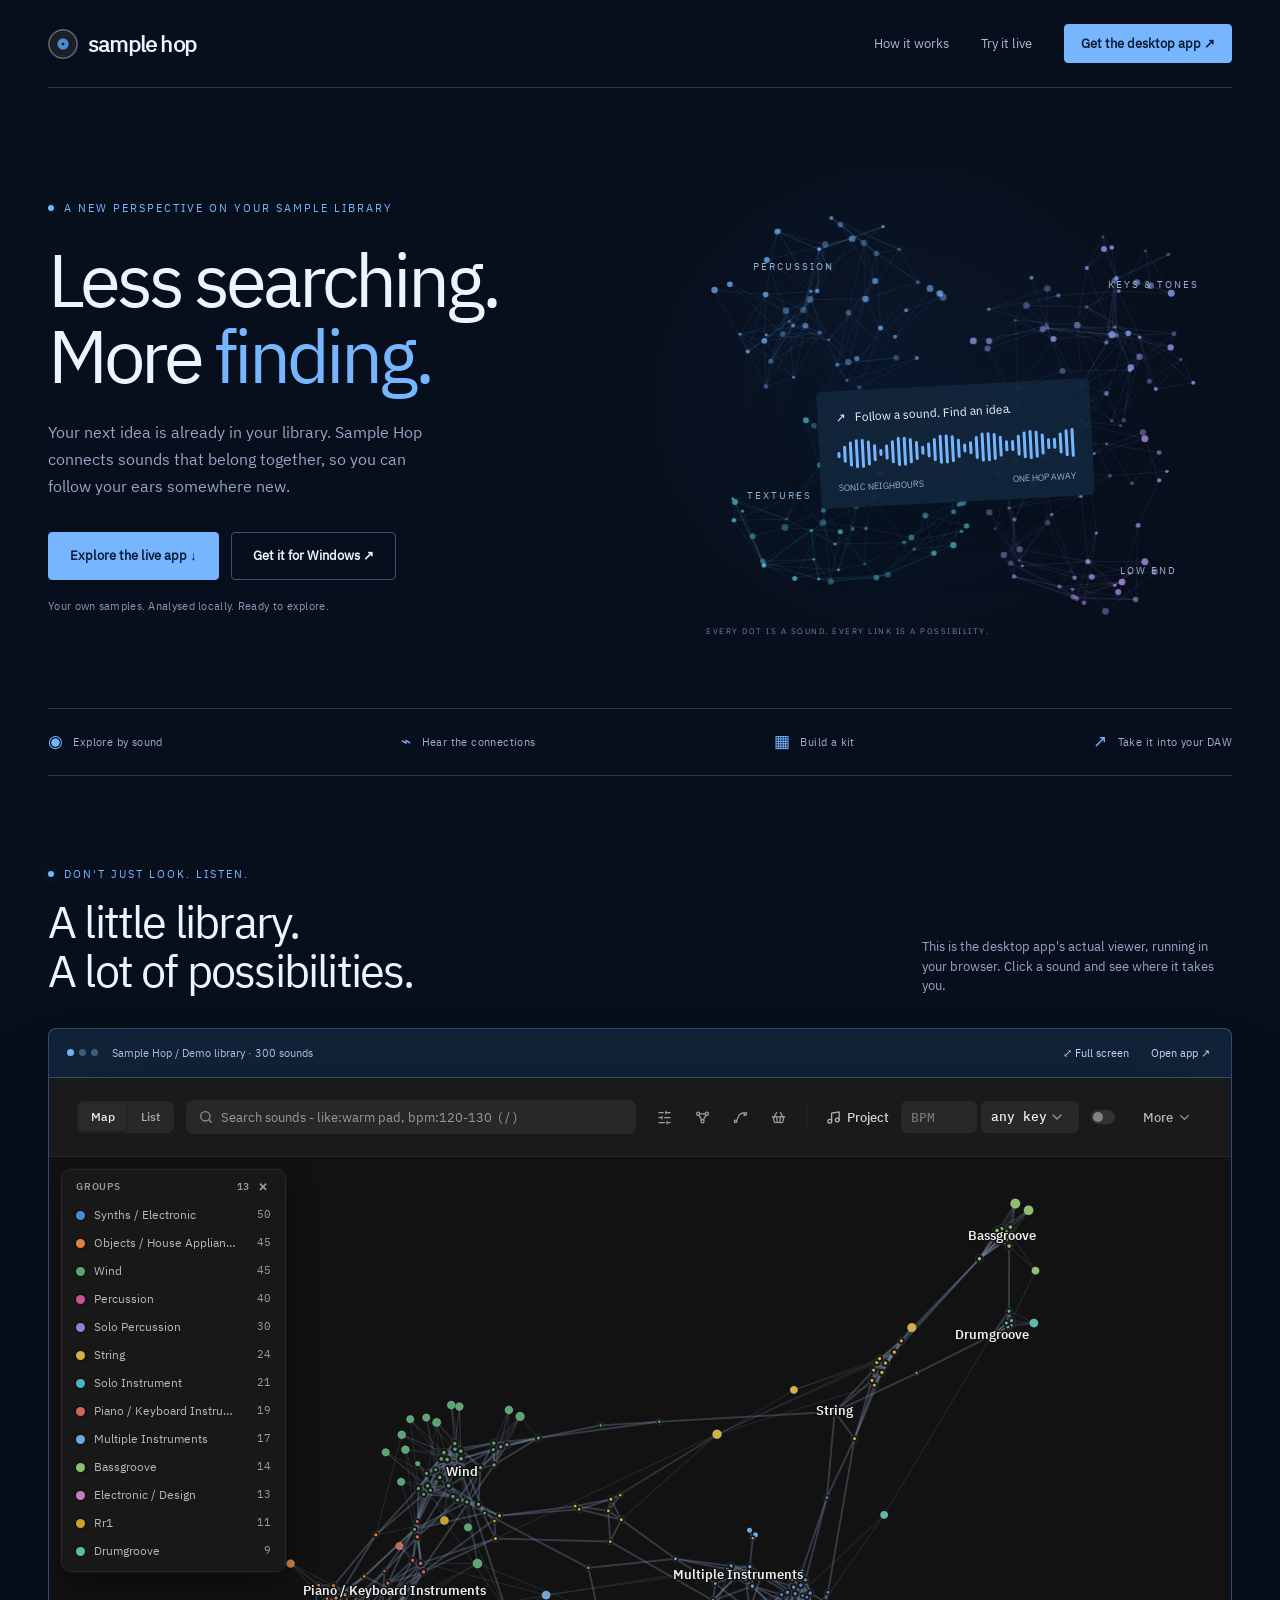
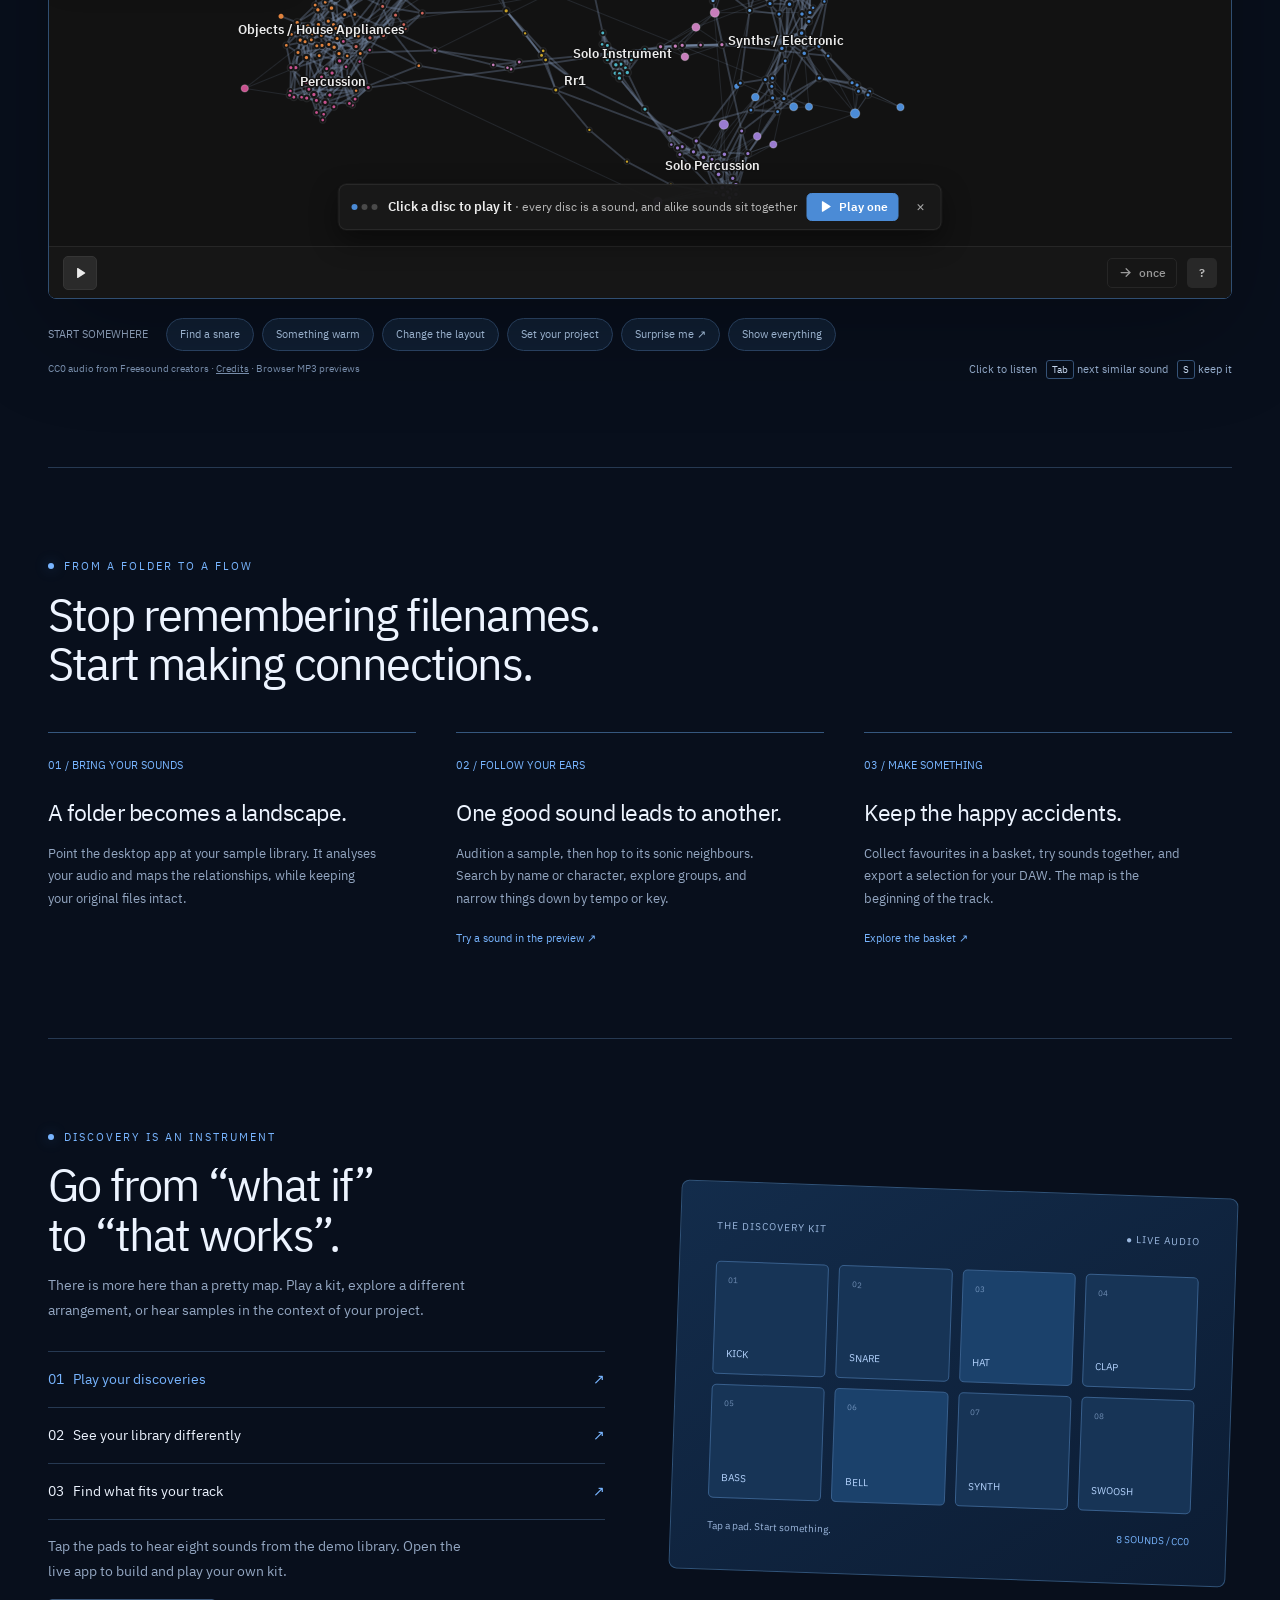
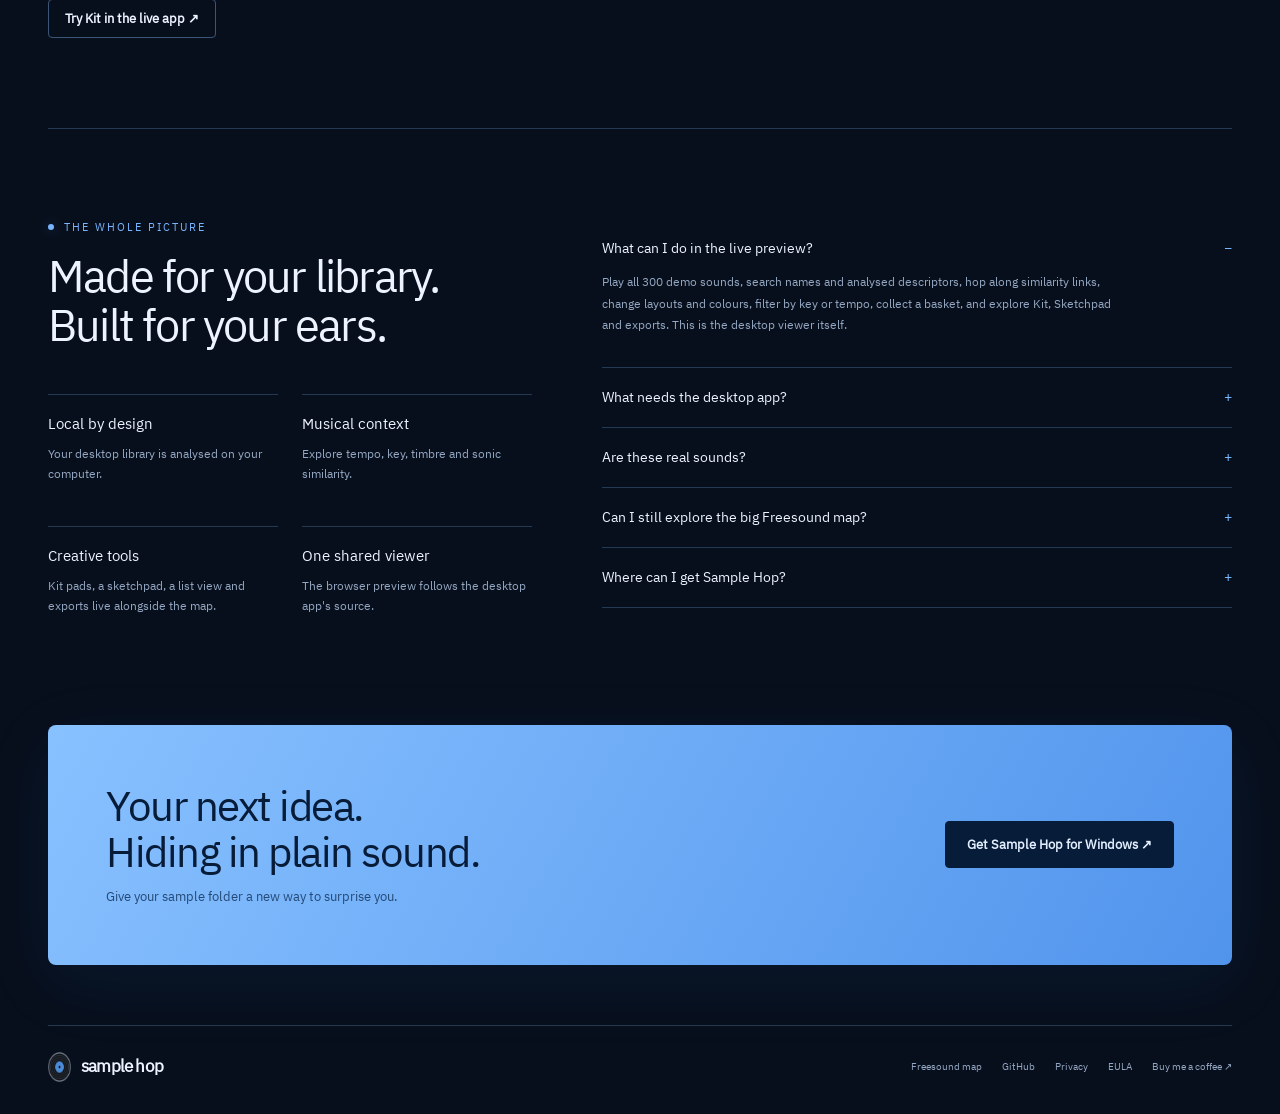
<file: index.html>
<!doctype html>
<html lang="en"><head><meta charset="utf-8"><meta name="viewport" content="width=device-width,initial-scale=1"><meta name="description" content="Sample Hop turns your sample library into a map of sonic possibilities. Explore the real desktop viewer live in your browser."><meta name="theme-color" content="#080f1c"><title>Sample Hop — Follow your ears.</title><link rel="icon" href="favicon.ico"><link rel="stylesheet" href="assets/showcase.css?v=20261012-preview-scroll"><script defer src="assets/showcase.js"></script></head><body>
<a class="skip" href="#live-app">Skip to live app preview</a><div class="container">
<nav aria-label="Main navigation"><a class="brand" href="#" aria-label="Sample Hop home"><img src="assets/app-logo.png" width="32" height="32" alt="">sample hop</a><div class="navlinks"><a href="#how-it-works">How it works</a><a href="#live-app">Try it live</a><a class="button small" href="https://apps.microsoft.com/detail/9PP9XN0CCNBQ" target="_blank" rel="noopener noreferrer">Get the desktop app ↗</a></div></nav>
<main><section class="hero" aria-labelledby="hero-title"><div class="hero-grid"><div><div class="eyebrow">A new perspective on your sample library</div><h1 id="hero-title">Less searching.<br>More <em>finding.</em></h1><p>Your next idea is already in your library. Sample Hop connects sounds that belong together, so you can follow your ears somewhere new.</p><div class="hero-actions"><a class="button" href="#live-app">Explore the live app ↓</a><a class="button secondary" href="https://apps.microsoft.com/detail/9PP9XN0CCNBQ" target="_blank" rel="noopener noreferrer">Get it for Windows ↗</a></div><div class="micro">Your own samples. Analysed locally. Ready to explore.</div></div><a class="hero-art" href="#live-app" aria-label="Explore the live app"><canvas id="constellation"></canvas><span class="maplabel one">Percussion</span><span class="maplabel two">Textures</span><span class="maplabel three">Keys & tones</span><span class="maplabel four">Low end</span><div class="sound-card"><strong>↗ &nbsp; Follow a sound. Find an idea.</strong><div class="wave" id="hero-wave"></div><small><span>SONIC NEIGHBOURS</span><span>ONE HOP AWAY</span></small></div></a></div></section>
<div class="ticker" aria-label="App highlights"><span><b>◉</b> Explore by sound</span><span><b>⌁</b> Hear the connections</span><span><b>▦</b> Build a kit</span><span><b>↗</b> Take it into your DAW</span></div>
<section class="section" id="preview" aria-labelledby="preview-title"><div class="section-head"><div><div class="eyebrow">Don't just look. Listen.</div><h2 id="preview-title">A little library.<br>A lot of possibilities.</h2></div><p>This is the desktop app's actual viewer, running in your browser. Click a sound and see where it takes you.</p></div><div class="preview-toolbar" id="live-app"><div class="window-title"><span class="window-dots" aria-hidden="true"><i></i><i></i><i></i></span>Sample Hop / Demo library · 300 sounds</div><div class="window-actions"><button id="fullscreen" type="button">⤢ Full screen</button><a href="demo/index.html" target="_blank" rel="noopener">Open app ↗</a></div></div><div class="preview-shell" id="preview-shell"><div class="preview-loading" id="preview-loading" role="status">Assembling your sound map…<span>300 real sounds. The real desktop interface.</span></div><iframe id="app-preview" src="demo/index.html" title="Interactive Sample Hop desktop app preview" allow="autoplay; fullscreen; midi" allowfullscreen></iframe></div><div class="demo-guides" aria-label="Try a feature"><span>START SOMEWHERE</span><button data-demo="search" data-value="snare" aria-pressed="false" disabled>Find a snare</button><button data-demo="search" data-value="like:warm" aria-pressed="false" disabled>Something warm</button><button data-demo="layout" aria-pressed="false" disabled>Change the layout</button><button data-demo="project" aria-pressed="false" disabled>Set your project</button><button data-demo="random" aria-pressed="false" disabled>Surprise me ↗</button><button data-demo="search" data-value="" aria-pressed="false" disabled>Show everything</button></div><div class="demo-note"><span>CC0 audio from Freesound creators · <a href="demo/CREDITS.md" target="_blank" rel="noopener">Credits</a> · Browser MP3 previews</span><span class="shortcut-tip">Click to listen &nbsp; <kbd>Tab</kbd> next similar sound &nbsp; <kbd>S</kbd> keep it</span></div></section>
<section class="section workflow reveal" id="how-it-works" aria-labelledby="workflow-title"><div class="eyebrow">From a folder to a flow</div><h2 id="workflow-title">Stop remembering filenames.<br>Start making connections.</h2><div class="steps"><article class="step"><span class="number">01 / BRING YOUR SOUNDS</span><h3>A folder becomes a landscape.</h3><p>Point the desktop app at your sample library. It analyses your audio and maps the relationships, while keeping your original files intact.</p></article><article class="step"><span class="number">02 / FOLLOW YOUR EARS</span><h3>One good sound leads to another.</h3><p>Audition a sample, then hop to its sonic neighbours. Search by name or character, explore groups, and narrow things down by tempo or key.</p><a href="#live-app" data-demo="random">Try a sound in the preview ↗</a></article><article class="step"><span class="number">03 / MAKE SOMETHING</span><h3>Keep the happy accidents.</h3><p>Collect favourites in a basket, try sounds together, and export a selection for your DAW. The map is the beginning of the track.</p><a href="#live-app" data-demo="basket">Explore the basket ↗</a></article></div></section>
<section class="section possibilities reveal" aria-labelledby="play-title"><div><div class="eyebrow">Discovery is an instrument</div><h2 id="play-title">Go from “what if”<br>to “that works”.</h2><p>There is more here than a pretty map. Play a kit, explore a different arrangement, or hear samples in the context of your project.</p><div class="feature-list"><button data-feature="kit" aria-pressed="true">01 &nbsp; Play your discoveries<span>↗</span></button><button data-feature="layout" aria-pressed="false">02 &nbsp; See your library differently<span>↗</span></button><button data-feature="project" aria-pressed="false">03 &nbsp; Find what fits your track<span>↗</span></button></div><p id="feature-description">Tap the pads to hear eight sounds from the demo library. Open the live app to build and play your own kit.</p><a class="button secondary small" id="feature-open" href="#live-app" data-demo="kit">Try Kit in the live app ↗</a></div><div class="instrument"><div class="instrument-head"><span>THE DISCOVERY KIT</span><span>● LIVE AUDIO</span></div><div class="pad-grid" id="pad-grid" aria-label="Playable demo sample pads"></div><div class="instrument-foot"><span id="pad-status" role="status">Tap a pad. Start something.</span><b>8 SOUNDS / CC0</b></div></div></section>
<section class="section details reveal" aria-labelledby="details-title"><div class="faq-grid"><div><div class="eyebrow">The whole picture</div><h2 id="details-title">Made for your library.<br>Built for your ears.</h2><div class="capabilities"><article><h3>Local by design</h3><p>Your desktop library is analysed on your computer.</p></article><article><h3>Musical context</h3><p>Explore tempo, key, timbre and sonic similarity.</p></article><article><h3>Creative tools</h3><p>Kit pads, a sketchpad, a list view and exports live alongside the map.</p></article><article><h3>One shared viewer</h3><p>The browser preview follows the desktop app's source.</p></article></div></div><div><details open><summary>What can I do in the live preview?</summary><p>Play all 300 demo sounds, search names and analysed descriptors, hop along similarity links, change layouts and colours, filter by key or tempo, collect a basket, and explore Kit, Sketchpad and exports. This is the desktop viewer itself.</p></details><details><summary>What needs the desktop app?</summary><p>Mapping your own folders, running the sound model for new audio or microphone searches, watching library changes, native DAW dragging and Ableton Link need the desktop app. Browser similarity uses precomputed demo links. MIDI input and recording depend on browser support and permissions.</p></details><details><summary>Are these real sounds?</summary><p>Yes. This is the app's bundled 300-sound CC0 demo, from Freesound creators via FSL10K and FSD50K. The website uses MP3 previews; the desktop app uses your original files. <a href="demo/CREDITS.md">See creator credits ↗</a></p></details><details><summary>Can I still explore the big Freesound map?</summary><p>The original interactive library is still here, including search, filters, similarity links, the basket and downloads. <a href="explore.html">Open the Freesound map ↗</a></p></details><details><summary>Where can I get Sample Hop?</summary><p>Get the desktop app through the Microsoft Store for Windows, which handles installation and updates. <a href="https://apps.microsoft.com/detail/9PP9XN0CCNBQ" target="_blank" rel="noopener noreferrer">Open the Store listing ↗</a></p></details></div></div></section>
<section class="cta reveal" aria-labelledby="cta-title"><div><h2 id="cta-title">Your next idea.<br>Hiding in plain sound.</h2><p>Give your sample folder a new way to surprise you.</p></div><a class="button" href="https://apps.microsoft.com/detail/9PP9XN0CCNBQ" target="_blank" rel="noopener noreferrer">Get Sample Hop for Windows ↗</a></section></main>
<footer><a class="brand" href="#"><img src="assets/app-logo.png" width="26" height="26" alt="">sample hop</a><div class="links"><a href="explore.html">Freesound map</a><a href="https://github.com/AlexM1010/visualise-music-desktop" target="_blank" rel="noopener noreferrer">GitHub</a><a href="privacy.html">Privacy</a><a href="eula.html">EULA</a><a href="https://buymeacoffee.com/alexm1010" target="_blank" rel="noopener noreferrer">Buy me a coffee ↗</a></div></footer></div></body></html>
</file>
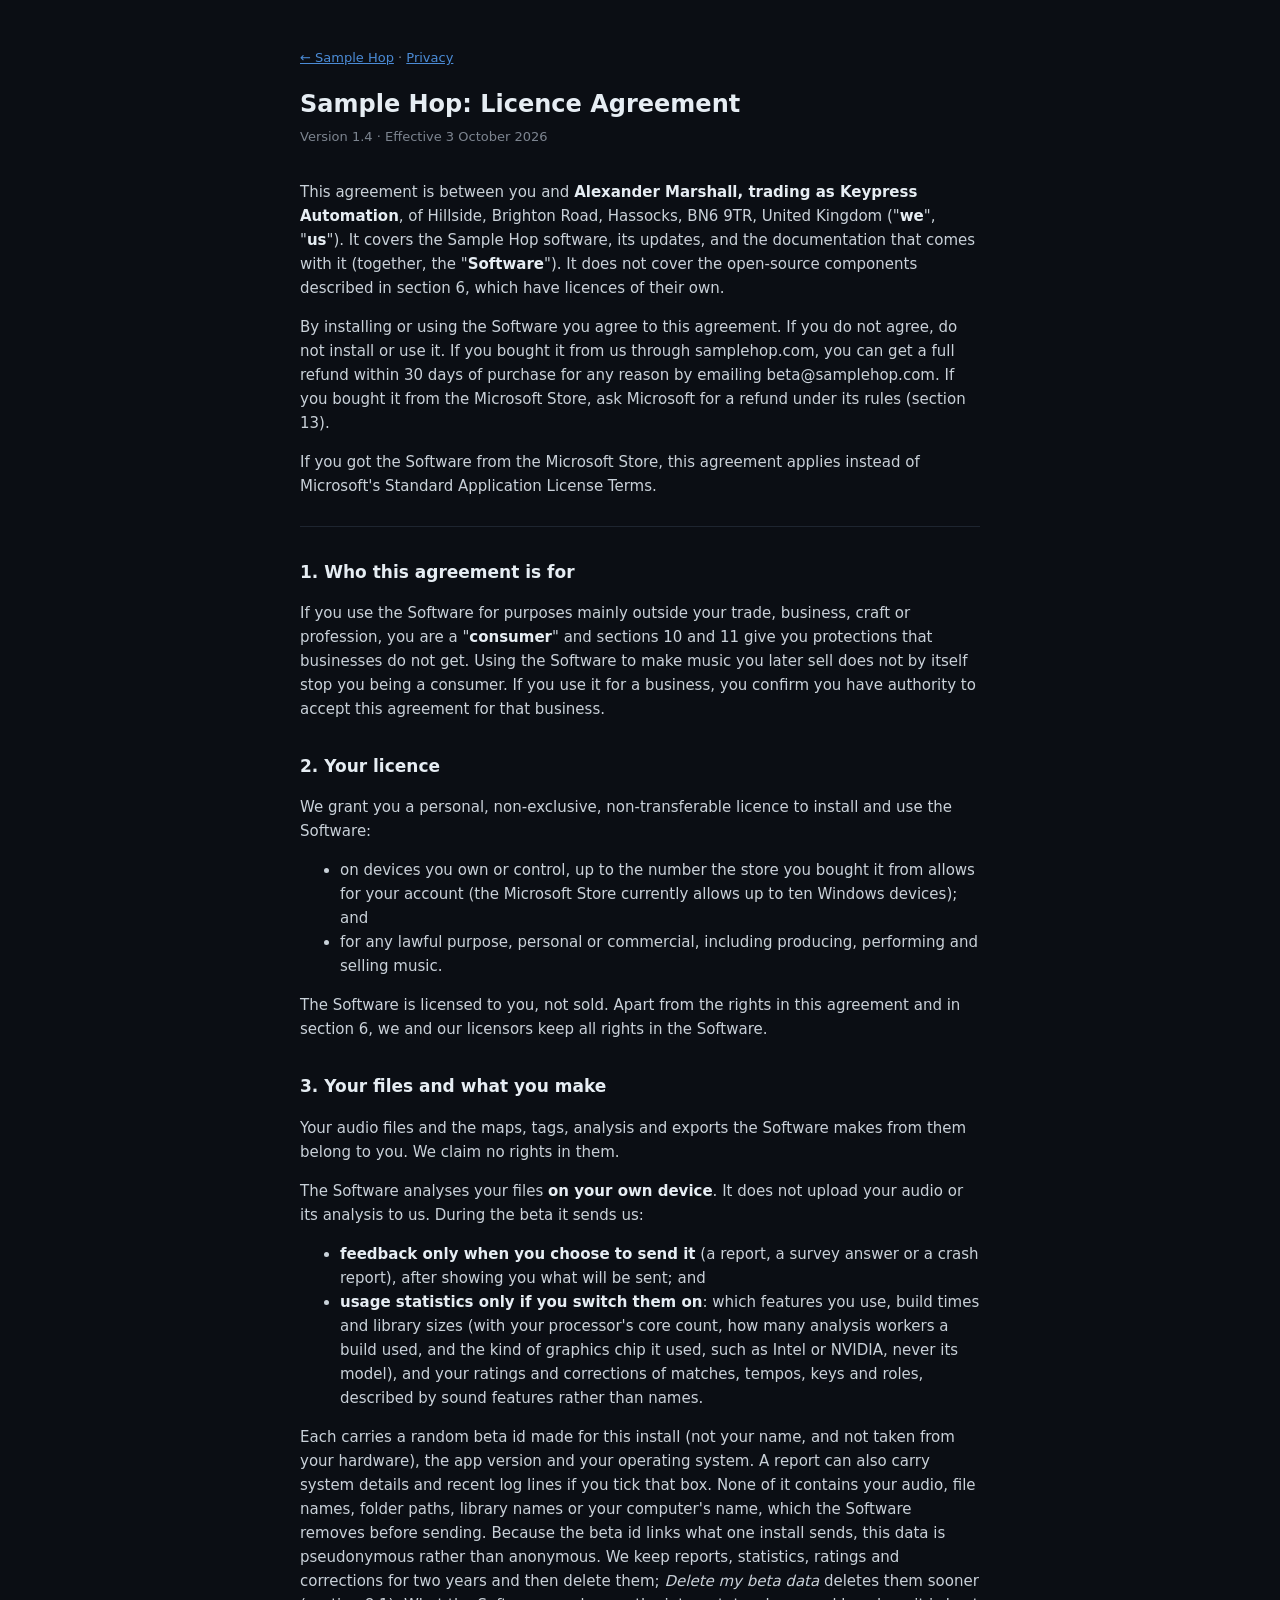
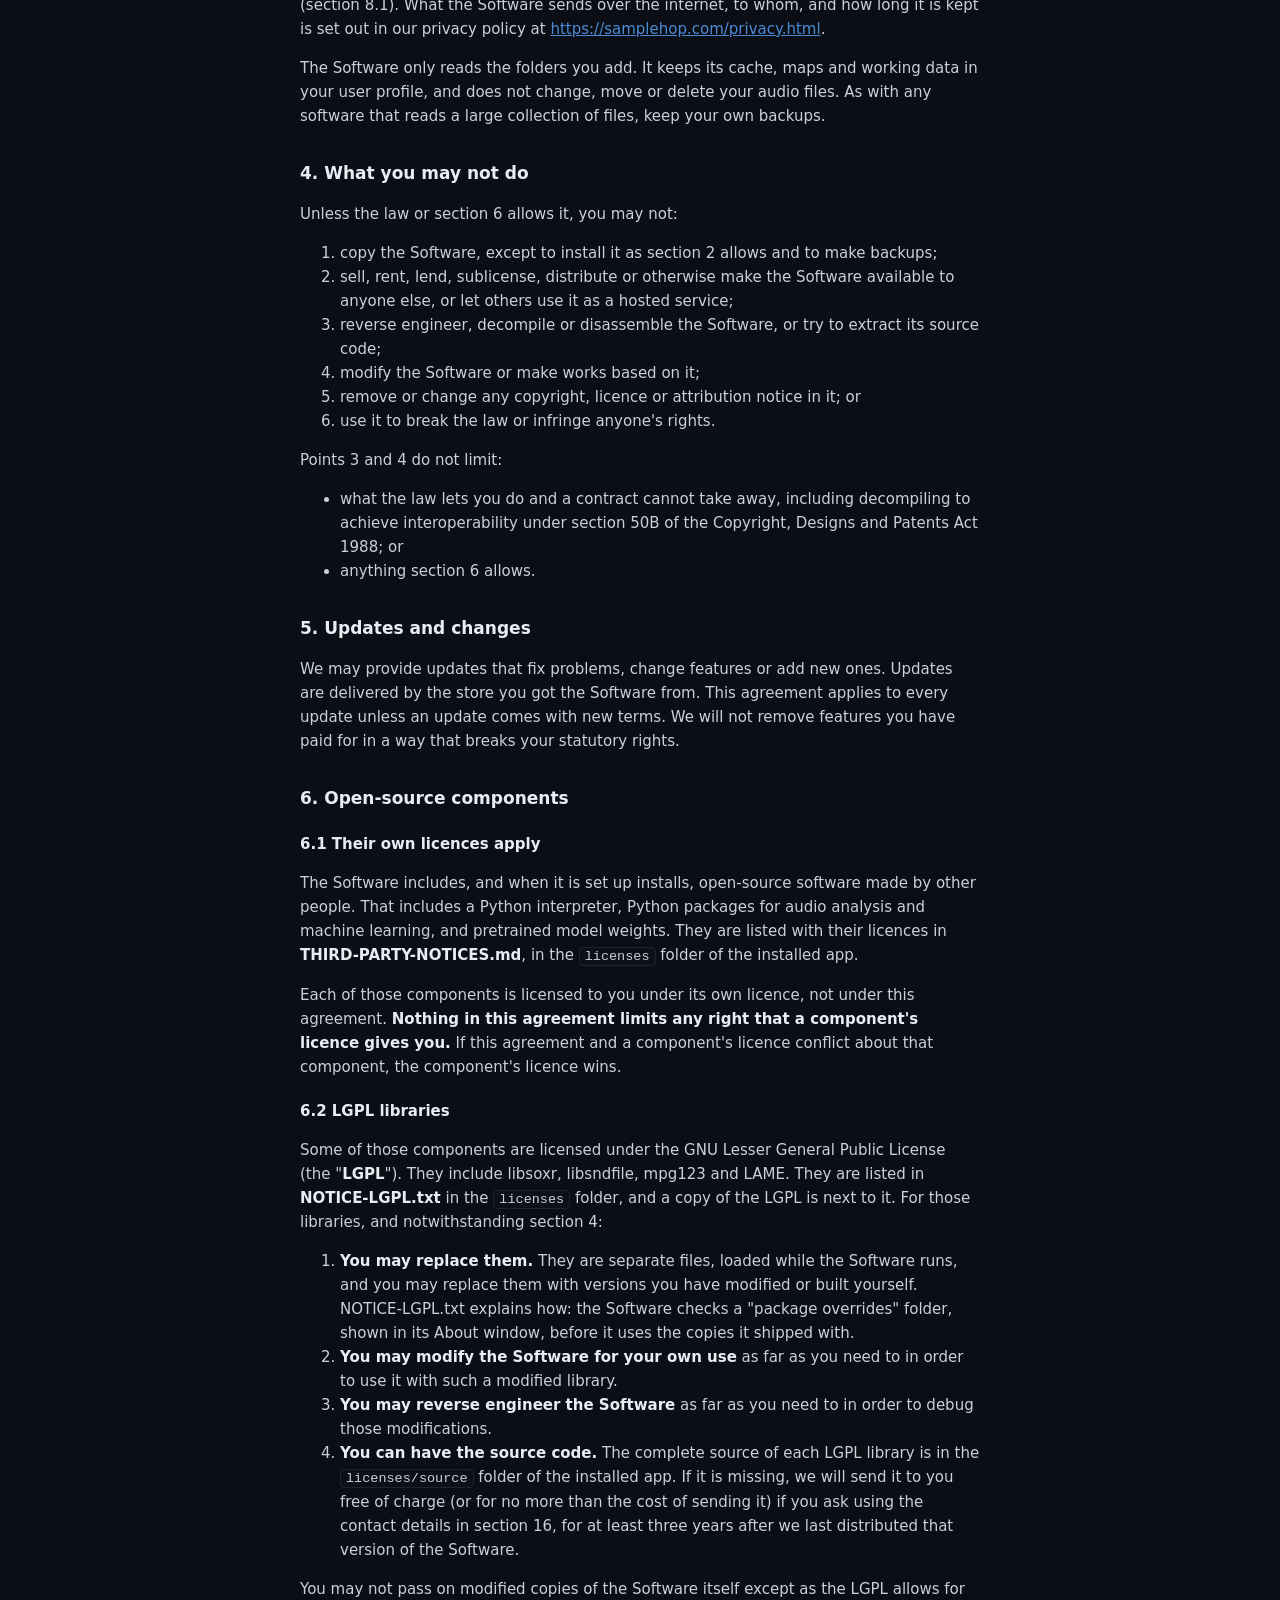
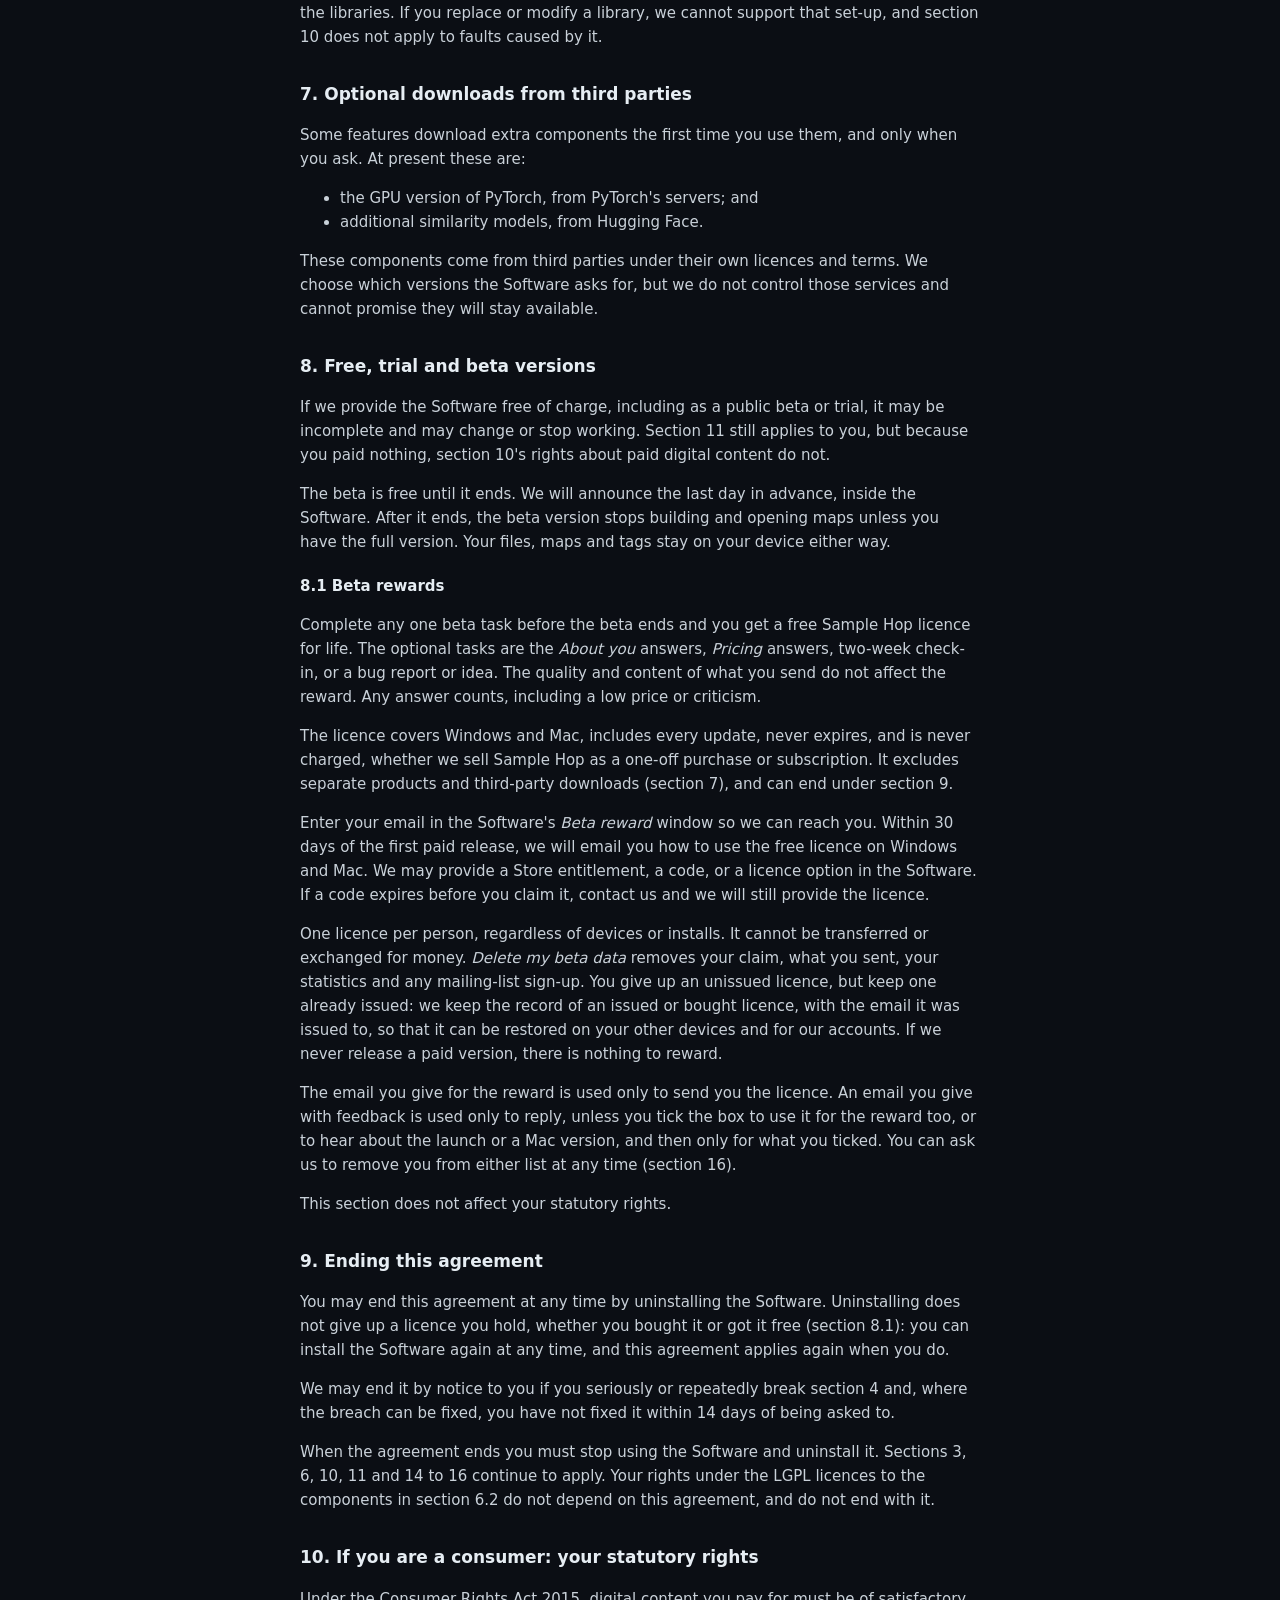
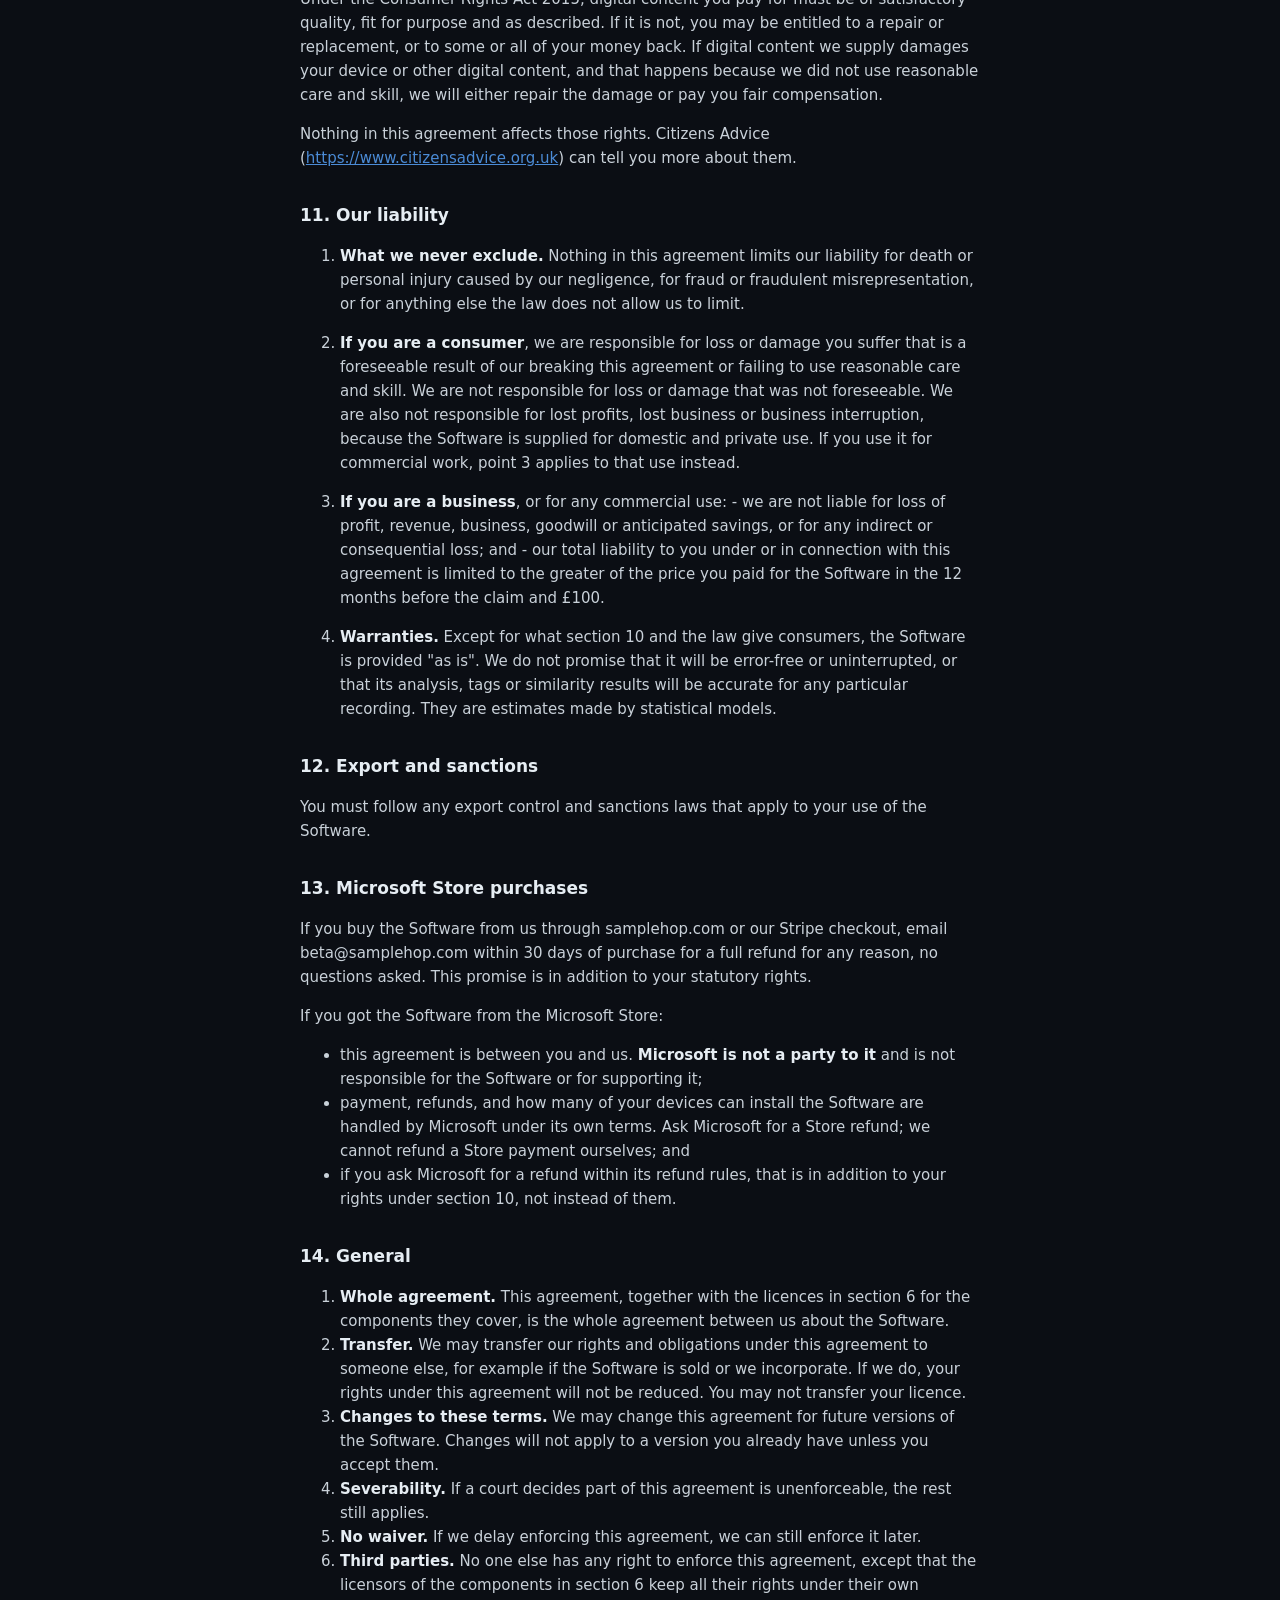
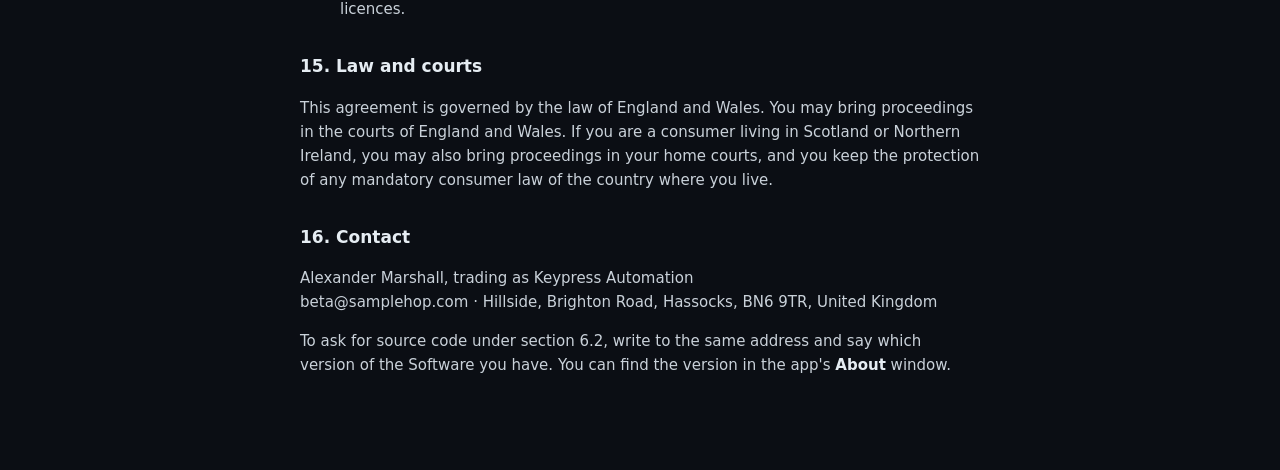
<file: eula.html>
<!doctype html>
<meta charset="utf-8">
<meta name="viewport" content="width=device-width, initial-scale=1">
<title>Licence agreement - Sample Hop</title>
<link rel="icon" href="favicon.ico" sizes="16x16 24x24 32x32 48x48 64x64">
<style>
  :root { color-scheme: dark; }
  html, body { margin:0; background:#0b0e14; color:#c9d1d9;
    font:15px/1.6 ui-sans-serif,-apple-system,"Segoe UI",system-ui,sans-serif; }
  main { max-width:680px; margin:0 auto; padding:48px 20px 80px; }
  h1 { color:#e6edf3; font-size:24px; margin:0 0 4px; }
  .updated { color:#7d8590; font-size:13px; margin:0 0 32px; }
  h2 { color:#e6edf3; font-size:17px; margin:32px 0 8px; }
  h3 { color:#e6edf3; font-size:15px; margin:20px 0 6px; }
  p, li { color:#c9d1d9; }
  strong { color:#e6edf3; }
  a { color:#4b8bd6; overflow-wrap:anywhere; }
  hr { border:0; border-top:1px solid #1e2530; margin:28px 0; }
  code { background:#0d1117; border:1px solid #1e2530; border-radius:4px; padding:1px 5px; font-size:0.9em;
    overflow-wrap:anywhere; }
</style>
<main>
  <p class="updated" style="margin-bottom:16px"><a href="./">&larr; Sample Hop</a> · <a href="privacy.html">Privacy</a></p>
  <h1>Sample Hop: Licence Agreement</h1>
  <p class="updated">Version 1.4 · Effective 3 October 2026</p>
<p>This agreement is between you and <strong>Alexander Marshall, trading as
Keypress Automation</strong>, of Hillside, Brighton Road, Hassocks, BN6 9TR, United
Kingdom ("<strong>we</strong>", "<strong>us</strong>"). It covers the Sample Hop
software, its updates, and the documentation that comes with it (together,
the "<strong>Software</strong>"). It does not cover the open-source components described in
section 6, which have licences of their own.</p>
<p>By installing or using the Software you agree to this agreement. If you do not
agree, do not install or use it. If you bought it from us through samplehop.com,
you can get a full refund within 30 days of purchase for any reason by emailing
beta@samplehop.com. If you bought it from the Microsoft Store, ask Microsoft for
a refund under its rules (section 13).</p>
<p>If you got the Software from the Microsoft Store, this agreement applies instead
of Microsoft's Standard Application License Terms.</p>
<hr>
<h2>1. Who this agreement is for</h2>
<p>If you use the Software for purposes mainly outside your trade, business, craft
or profession, you are a "<strong>consumer</strong>" and sections 10 and 11 give you
protections that businesses do not get. Using the Software to make music you
later sell does not by itself stop you being a consumer. If you use it for a
business, you confirm you have authority to accept this agreement for that
business.</p>
<h2>2. Your licence</h2>
<p>We grant you a personal, non-exclusive, non-transferable licence to install and
use the Software:</p>
<ul>
<li>on devices you own or control, up to the number the store you bought it from
  allows for your account (the Microsoft Store currently allows up to ten
  Windows devices); and</li>
<li>for any lawful purpose, personal or commercial, including producing,
  performing and selling music.</li>
</ul>
<p>The Software is licensed to you, not sold. Apart from the rights in this
agreement and in section 6, we and our licensors keep all rights in the
Software.</p>
<h2>3. Your files and what you make</h2>
<p>Your audio files and the maps, tags, analysis and exports the Software makes from
them belong to you. We claim no rights in them.</p>
<p>The Software analyses your files <strong>on your own device</strong>. It does not upload your
audio or its analysis to us. During the beta it sends us:</p>
<ul>
<li><strong>feedback only when you choose to send it</strong> (a report, a survey answer or a
  crash report), after showing you what will be sent; and</li>
<li><strong>usage statistics only if you switch them on</strong>: which features you use,
  build times and library sizes (with your processor's core count, how many
  analysis workers a build used, and the kind of graphics chip it used, such
  as Intel or NVIDIA, never its model), and your ratings and corrections of matches,
  tempos, keys and roles, described by sound features rather than names.</li>
</ul>
<p>Each carries a random beta id made for this install (not your name, and not
taken from your hardware), the app version and your operating system. A report
can also carry system details and recent log lines if you tick that box. None
of it contains your audio, file names, folder paths, library names or your
computer's name, which the Software removes before sending. Because the beta
id links what one install sends, this data is pseudonymous rather than
anonymous. We keep reports, statistics, ratings and corrections for two years
and then delete them; <em>Delete my beta data</em> deletes them sooner (section 8.1).
What the Software sends over the internet, to whom, and how long it is kept is
set out in our privacy policy at <a href="https://samplehop.com/privacy.html">https://samplehop.com/privacy.html</a>.</p>
<p>The Software only reads the folders you add. It keeps its cache, maps and
working data in your user profile, and does not change, move or delete your
audio files. As with any software that reads a large collection of files, keep
your own backups.</p>
<h2>4. What you may not do</h2>
<p>Unless the law or section 6 allows it, you may not:</p>
<ol>
<li>copy the Software, except to install it as section 2 allows and to make
   backups;</li>
<li>sell, rent, lend, sublicense, distribute or otherwise make the Software
   available to anyone else, or let others use it as a hosted service;</li>
<li>reverse engineer, decompile or disassemble the Software, or try to extract
   its source code;</li>
<li>modify the Software or make works based on it;</li>
<li>remove or change any copyright, licence or attribution notice in it; or</li>
<li>use it to break the law or infringe anyone's rights.</li>
</ol>
<p>Points 3 and 4 do not limit:</p>
<ul>
<li>what the law lets you do and a contract cannot take away, including
  decompiling to achieve interoperability under section 50B of the Copyright,
  Designs and Patents Act 1988; or</li>
<li>anything section 6 allows.</li>
</ul>
<h2>5. Updates and changes</h2>
<p>We may provide updates that fix problems, change features or add new ones.
Updates are delivered by the store you got the Software from. This
agreement applies to every update unless an update comes with new terms. We
will not remove features you have paid for in a way that breaks your statutory
rights.</p>
<h2>6. Open-source components</h2>
<h3>6.1 Their own licences apply</h3>
<p>The Software includes, and when it is set up installs, open-source software
made by other people. That includes a Python interpreter, Python packages for
audio analysis and machine learning, and pretrained model weights. They are
listed with their licences in <strong>THIRD-PARTY-NOTICES.md</strong>, in the <code>licenses</code>
folder of the installed app.</p>
<p>Each of those components is licensed to you under its own licence, not under
this agreement. <strong>Nothing in this agreement limits any right that a component's
licence gives you.</strong> If this agreement and a component's licence conflict about
that component, the component's licence wins.</p>
<h3>6.2 LGPL libraries</h3>
<p>Some of those components are licensed under the GNU Lesser General Public
License (the "<strong>LGPL</strong>"). They include libsoxr, libsndfile, mpg123 and LAME. They
are listed in <strong>NOTICE-LGPL.txt</strong> in the <code>licenses</code> folder, and a copy of the
LGPL is next to it. For those libraries, and notwithstanding section 4:</p>
<ol>
<li><strong>You may replace them.</strong> They are separate files, loaded while the Software
   runs, and you may replace them with versions you have modified or built
   yourself. NOTICE-LGPL.txt explains how: the Software checks a "package
   overrides" folder, shown in its About window, before it uses the copies
   it shipped with.</li>
<li><strong>You may modify the Software for your own use</strong> as far as you need to in
   order to use it with such a modified library.</li>
<li><strong>You may reverse engineer the Software</strong> as far as you need to in order to
   debug those modifications.</li>
<li><strong>You can have the source code.</strong> The complete source of each LGPL library
   is in the <code>licenses/source</code> folder of the installed app. If it is missing, we
   will send it to you free of charge (or for no more than the cost of sending
   it) if you ask using the contact details in section 16, for at least three
   years after we last distributed that version of the Software.</li>
</ol>
<p>You may not pass on modified copies of the Software itself except as the LGPL
allows for the libraries. If you replace or modify a library, we cannot support
that set-up, and section 10 does not apply to faults caused by it.</p>
<h2>7. Optional downloads from third parties</h2>
<p>Some features download extra components the first time you use them, and only
when you ask. At present these are:</p>
<ul>
<li>the GPU version of PyTorch, from PyTorch's servers; and</li>
<li>additional similarity models, from Hugging Face.</li>
</ul>
<p>These components come from third parties under their own licences and terms. We
choose which versions the Software asks for, but we do not control those
services and cannot promise they will stay available.</p>
<h2>8. Free, trial and beta versions</h2>
<p>If we provide the Software free of charge, including as a public beta or trial,
it may be incomplete and may change or stop working. Section 11 still applies to
you, but because you paid nothing, section 10's rights about paid digital
content do not.</p>
<p>The beta is free until it ends. We will announce the last day in advance,
inside the Software. After it ends, the beta version stops building and
opening maps unless you have the full version. Your files, maps and tags stay
on your device either way.</p>
<h3>8.1 Beta rewards</h3>
<p>Complete any one beta task before the beta ends and you get a free Sample Hop
licence for life. The optional tasks are the <em>About you</em> answers, <em>Pricing</em>
answers, two-week check-in, or a bug report or idea. The quality and content of
what you send do not affect the reward. Any answer counts, including a low price
or criticism.</p>
<p>The licence covers Windows and Mac, includes every update, never expires, and is
never charged, whether we sell Sample Hop as a one-off purchase or subscription.
It excludes separate products and third-party downloads (section 7), and can
end under section 9.</p>
<p>Enter your email in the Software's <em>Beta reward</em> window so we can reach you.
Within 30 days of the first paid release, we will email you how to use the free
licence on Windows and Mac. We may provide a Store entitlement, a code, or a
licence option in the Software. If a code expires before you claim it, contact
us and we will still provide the licence.</p>
<p>One licence per person, regardless of devices or installs. It cannot be
transferred or exchanged for money. <em>Delete my beta data</em> removes your claim,
what you sent, your statistics and any mailing-list sign-up. You give up an
unissued licence, but keep one already issued: we keep the record of an issued
or bought licence, with the email it was issued to, so that it can be restored
on your other devices and for our accounts. If we never release a paid version,
there is nothing to reward.</p>
<p>The email you give for the reward is used only to send you the licence. An
email you give with feedback is used only to reply, unless you tick the box to
use it for the reward too, or to hear about the launch or a Mac version, and
then only for what you ticked. You can ask us to remove you from either list
at any time (section 16).</p>
<p>This section does not affect your statutory rights.</p>
<h2>9. Ending this agreement</h2>
<p>You may end this agreement at any time by uninstalling the Software.
Uninstalling does not give up a licence you hold, whether you bought it or got
it free (section 8.1): you can install the Software again at any time, and this
agreement applies again when you do.</p>
<p>We may end it by notice to you if you seriously or repeatedly break section 4
and, where the breach can be fixed, you have not fixed it within 14 days of
being asked to.</p>
<p>When the agreement ends you must stop using the Software and uninstall it.
Sections 3, 6, 10, 11 and 14 to 16 continue to apply. Your rights under the LGPL
licences to the components in section 6.2 do not depend on this agreement, and
do not end with it.</p>
<h2>10. If you are a consumer: your statutory rights</h2>
<p>Under the Consumer Rights Act 2015, digital content you pay for must be of
satisfactory quality, fit for purpose and as described. If it is not, you may be
entitled to a repair or replacement, or to some or all of your money back. If
digital content we supply damages your device or other digital content, and
that happens because we did not use reasonable care and skill, we will either
repair the damage or pay you fair compensation.</p>
<p>Nothing in this agreement affects those rights. Citizens Advice
(<a href="https://www.citizensadvice.org.uk">https://www.citizensadvice.org.uk</a>) can tell you more about them.</p>
<h2>11. Our liability</h2>
<ol>
<li>
<p><strong>What we never exclude.</strong> Nothing in this agreement limits our liability
   for death or personal injury caused by our negligence, for fraud or
   fraudulent misrepresentation, or for anything else the law does not allow us
   to limit.</p>
</li>
<li>
<p><strong>If you are a consumer</strong>, we are responsible for loss or damage you suffer
   that is a foreseeable result of our breaking this agreement or failing to use
   reasonable care and skill. We are not responsible for loss or damage that was
   not foreseeable. We are also not responsible for lost profits, lost business
   or business interruption, because the Software is supplied for domestic and
   private use. If you use it for commercial work, point 3 applies to that use
   instead.</p>
</li>
<li>
<p><strong>If you are a business</strong>, or for any commercial use:
   - we are not liable for loss of profit, revenue, business, goodwill or
     anticipated savings, or for any indirect or consequential loss; and
   - our total liability to you under or in connection with this agreement is
     limited to the greater of the price you paid for the Software in the 12
     months before the claim and £100.</p>
</li>
<li>
<p><strong>Warranties.</strong> Except for what section 10 and the law give consumers, the
   Software is provided "as is". We do not promise that it will be error-free or
   uninterrupted, or that its analysis, tags or similarity results will be
   accurate for any particular recording. They are estimates made by
   statistical models.</p>
</li>
</ol>
<h2>12. Export and sanctions</h2>
<p>You must follow any export control and sanctions laws that apply to your use of
the Software.</p>
<h2>13. Microsoft Store purchases</h2>
<p>If you buy the Software from us through samplehop.com or our Stripe checkout,
email beta@samplehop.com within 30 days of purchase for a full refund for any
reason, no questions asked. This promise is in addition to your statutory
rights.</p>
<p>If you got the Software from the Microsoft Store:</p>
<ul>
<li>this agreement is between you and us. <strong>Microsoft is not a party to it</strong> and
  is not responsible for the Software or for supporting it;</li>
<li>payment, refunds, and how many of your devices can install the Software are
  handled by Microsoft under its own terms. Ask Microsoft for a Store refund;
  we cannot refund a Store payment ourselves; and</li>
<li>if you ask Microsoft for a refund within its refund rules, that is in
  addition to your rights under section 10, not instead of them.</li>
</ul>
<h2>14. General</h2>
<ol>
<li><strong>Whole agreement.</strong> This agreement, together with the licences in section 6
   for the components they cover, is the whole agreement between us about the
   Software.</li>
<li><strong>Transfer.</strong> We may transfer our rights and obligations under this agreement
   to someone else, for example if the Software is sold or we incorporate. If we
   do, your rights under this agreement will not be reduced. You may not
   transfer your licence.</li>
<li><strong>Changes to these terms.</strong> We may change this agreement for future versions
   of the Software. Changes will not apply to a version you already have unless
   you accept them.</li>
<li><strong>Severability.</strong> If a court decides part of this agreement is unenforceable,
   the rest still applies.</li>
<li><strong>No waiver.</strong> If we delay enforcing this agreement, we can still enforce it
   later.</li>
<li><strong>Third parties.</strong> No one else has any right to enforce this agreement, except
   that the licensors of the components in section 6 keep all their rights under
   their own licences.</li>
</ol>
<h2>15. Law and courts</h2>
<p>This agreement is governed by the law of England and Wales. You may bring
proceedings in the courts of England and Wales. If you are a consumer living in
Scotland or Northern Ireland, you may also bring proceedings in your home
courts, and you keep the protection of any mandatory consumer law of the country
where you live.</p>
<h2>16. Contact</h2>
<p>Alexander Marshall, trading as Keypress Automation<br>
beta@samplehop.com · Hillside, Brighton Road, Hassocks, BN6 9TR, United Kingdom</p>
<p>To ask for source code under section 6.2, write to the same address and say
which version of the Software you have. You can find the version in the app's
<strong>About</strong> window.</p>
</main>
</file>
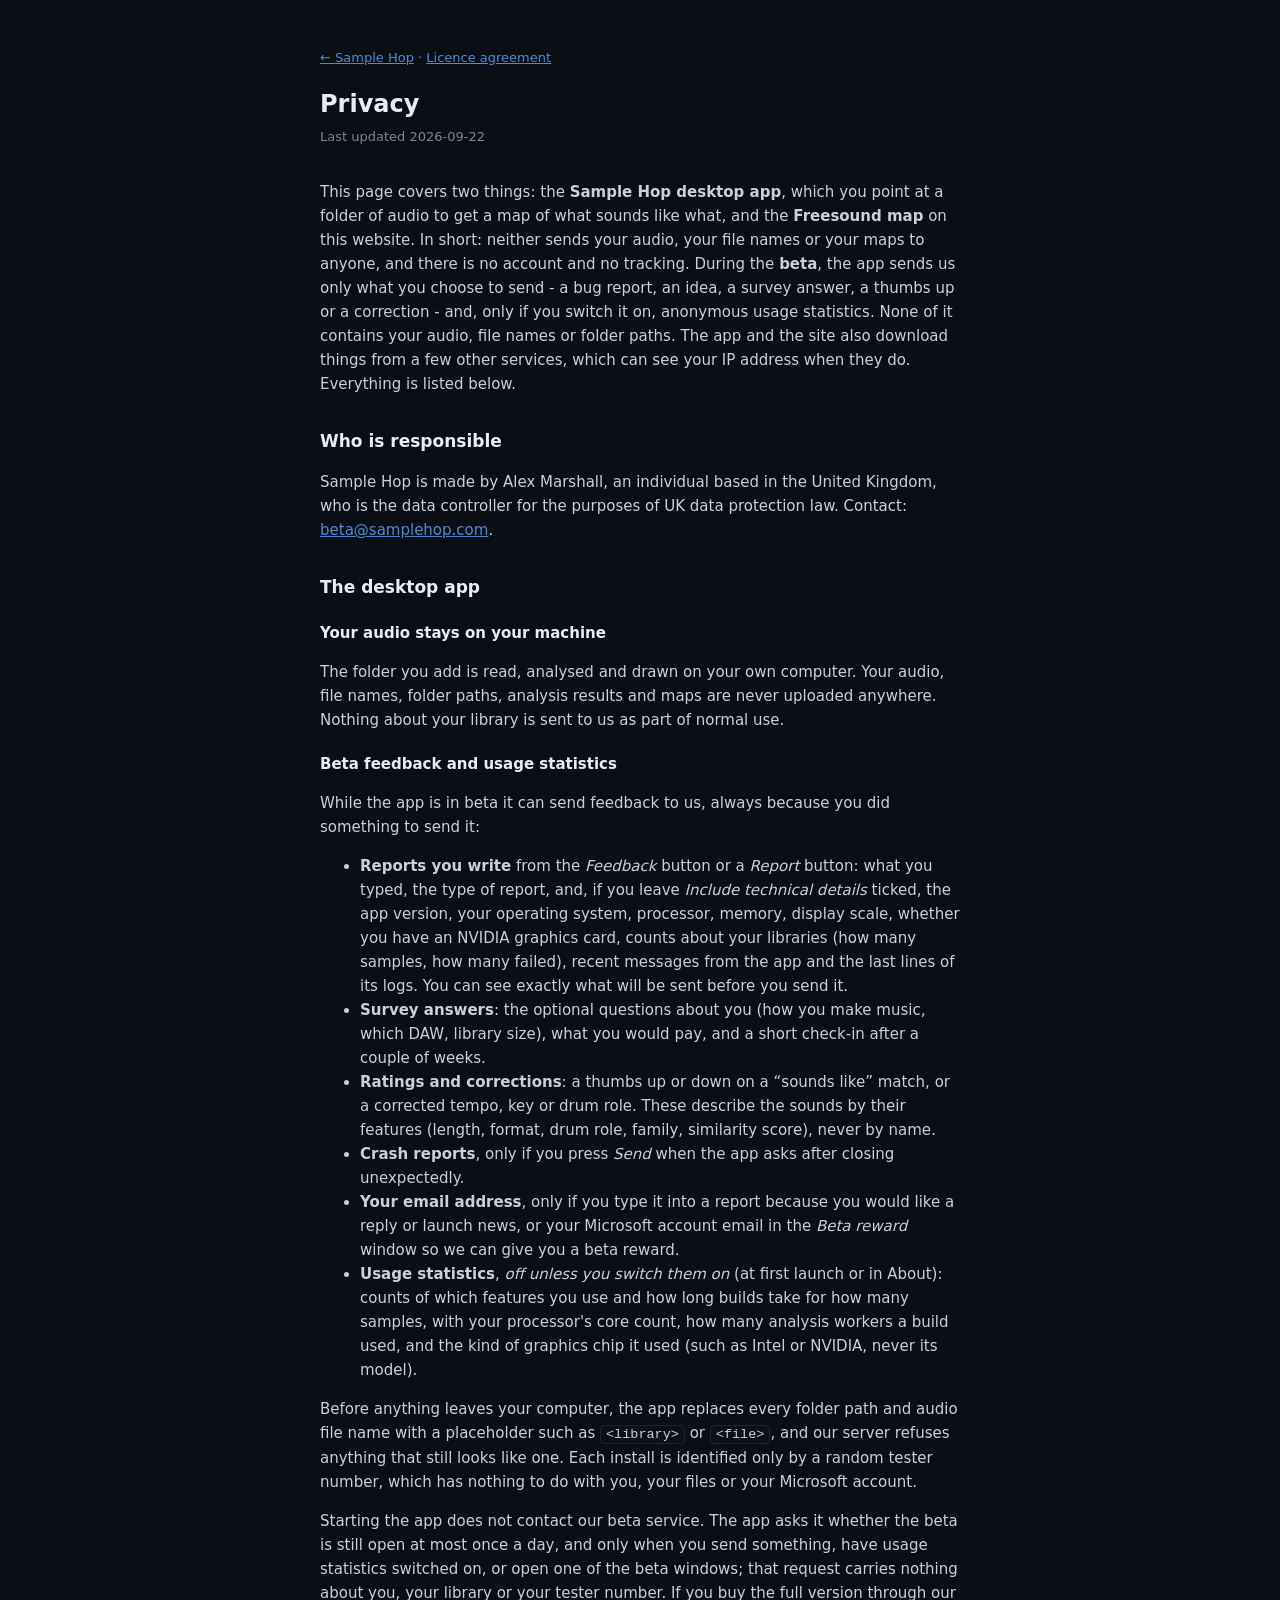
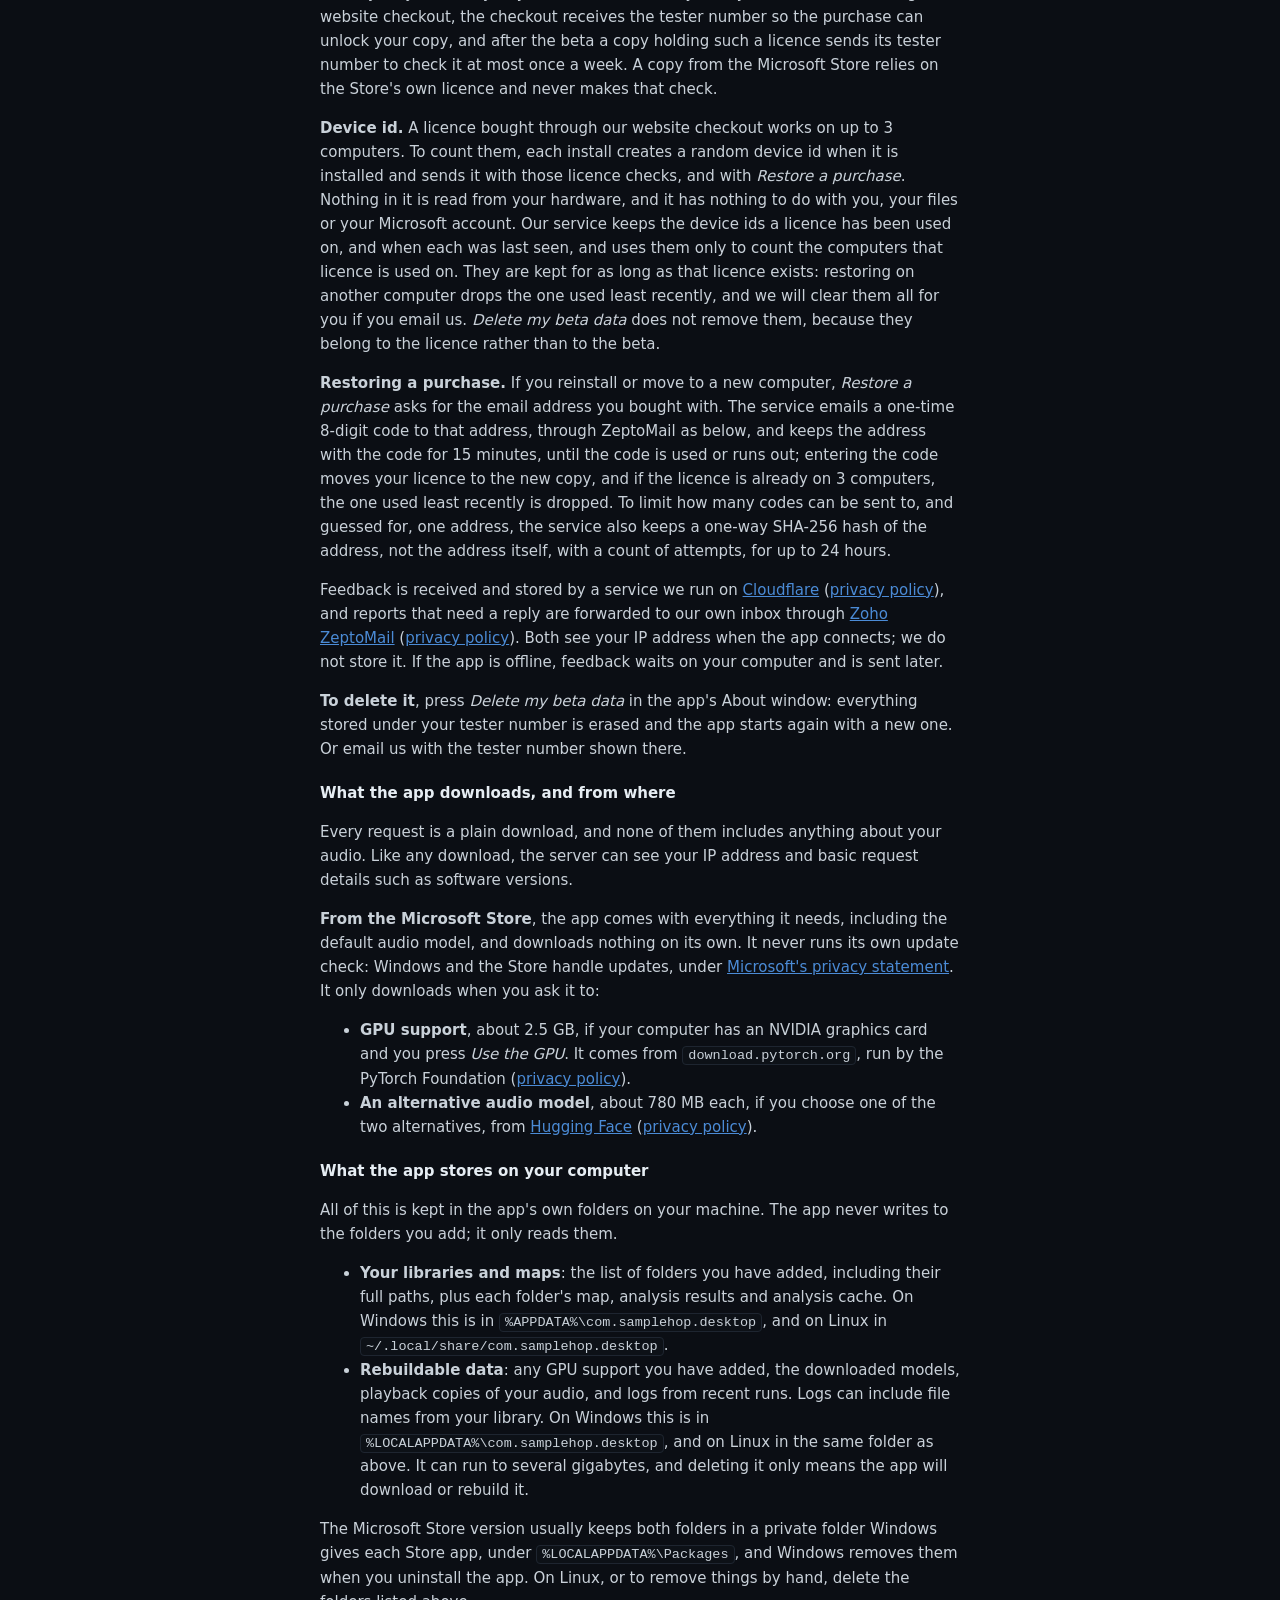
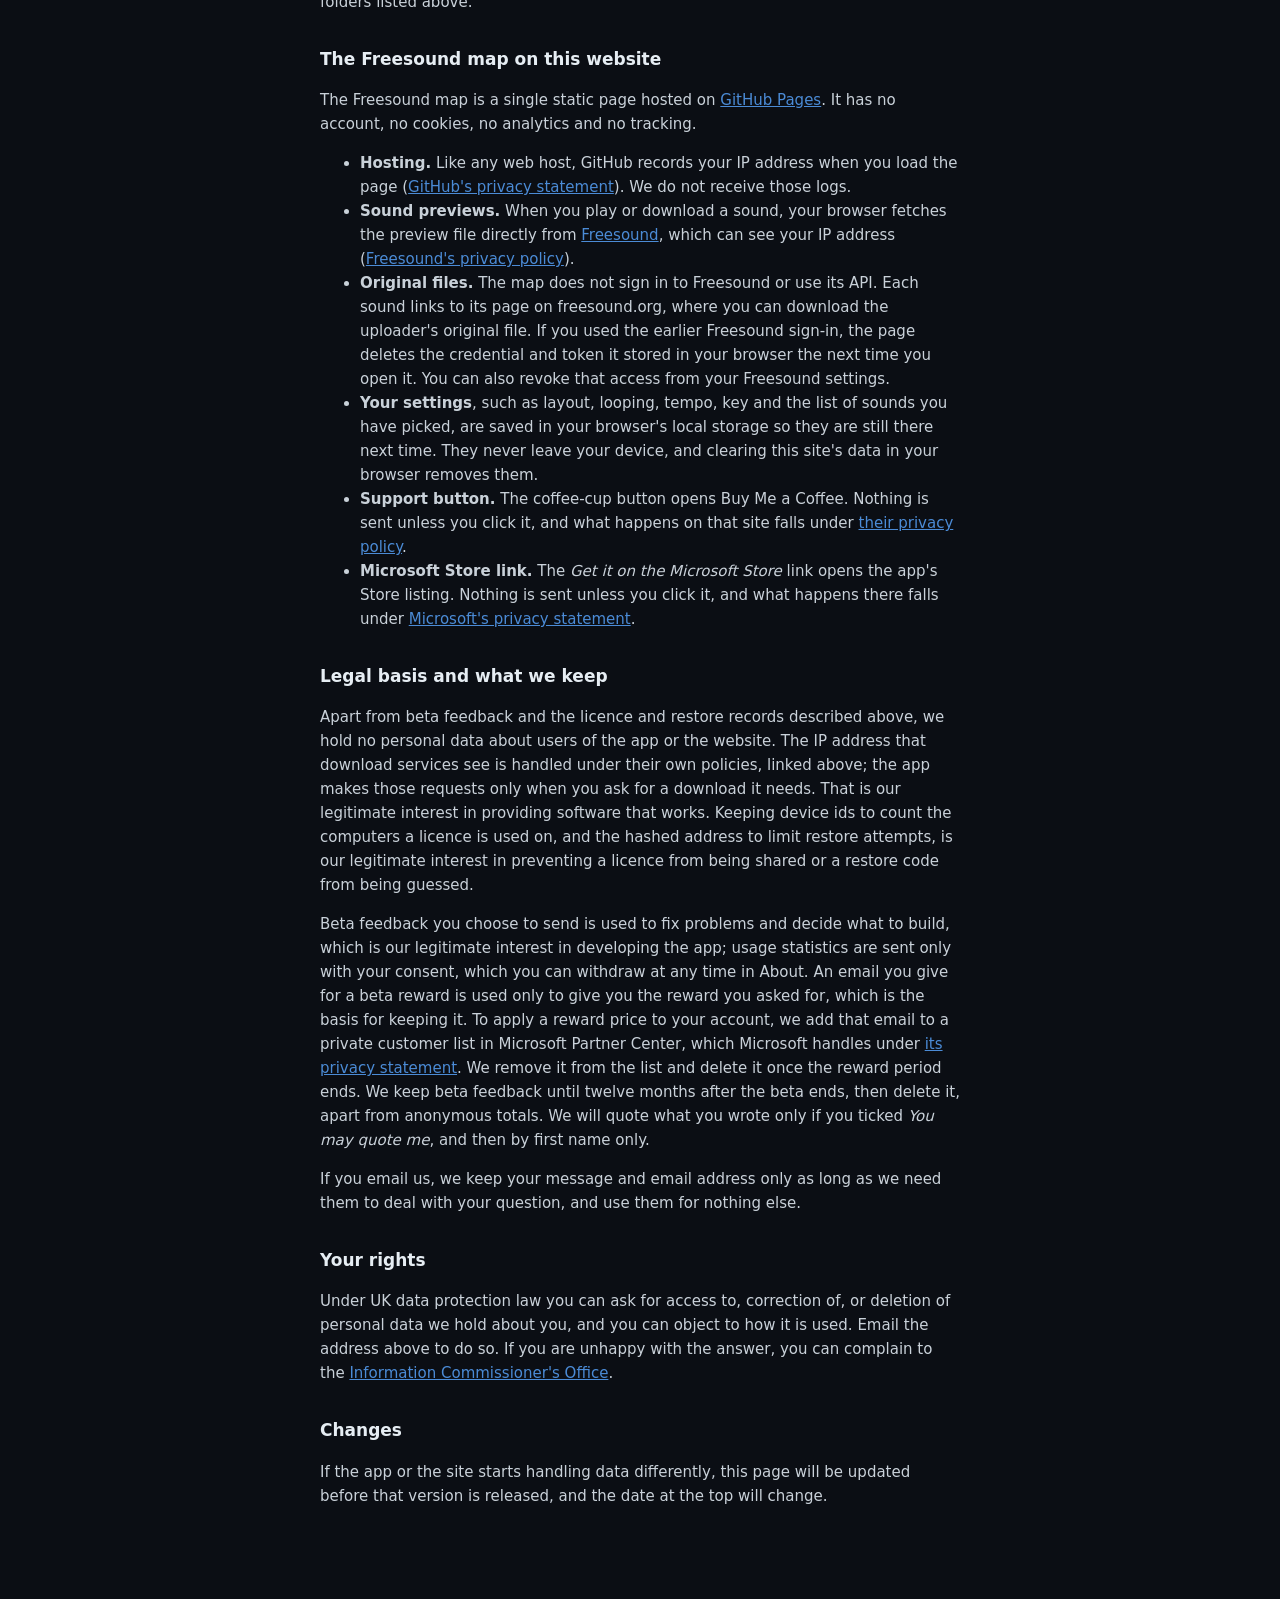
<file: privacy.html>
<!doctype html>
<meta charset="utf-8">
<meta name="viewport" content="width=device-width, initial-scale=1">
<title>Privacy - Sample Hop</title>
<link rel="icon" href="favicon.ico" sizes="16x16 24x24 32x32 48x48 64x64">
<style>
  :root { color-scheme: dark; }
  html, body { margin:0; background:#0b0e14; color:#c9d1d9;
    font:15px/1.6 ui-sans-serif,-apple-system,"Segoe UI",system-ui,sans-serif; }
  main { max-width:640px; margin:0 auto; padding:48px 20px 80px; }
  h1 { color:#e6edf3; font-size:24px; margin:0 0 4px; }
  .updated { color:#7d8590; font-size:13px; margin:0 0 32px; }
  h2 { color:#e6edf3; font-size:17px; margin:32px 0 8px; }
  h3 { color:#e6edf3; font-size:15px; margin:20px 0 6px; }
  p, li { color:#c9d1d9; }
  a { color:#4b8bd6; }
  code { background:#0d1117; border:1px solid #1e2530; border-radius:4px; padding:1px 5px; font-size:0.9em;
    overflow-wrap:anywhere; }
</style>
<main>
  <p class="updated" style="margin-bottom:16px"><a href="./">&larr; Sample Hop</a> · <a href="eula.html">Licence agreement</a></p>
  <h1>Privacy</h1>
  <p class="updated">Last updated 2026-09-22</p>

  <p>This page covers two things: the <strong>Sample Hop desktop app</strong>,
  which you point at a folder of audio to get a map of what sounds like what,
  and the <strong>Freesound map</strong> on this website. In short: neither
  sends your audio, your file names or your maps to anyone, and there is no
  account and no tracking. During the <strong>beta</strong>, the app sends us
  only what you choose to send - a bug report, an idea, a survey answer,
  a thumbs up or a correction - and, only if you switch it on, anonymous
  usage statistics. None of it contains your audio, file names or folder
  paths. The app and the site also download things from a few other services,
  which can see your IP address when they do. Everything is listed below.</p>

  <h2>Who is responsible</h2>
  <p>Sample Hop is made by Alex Marshall, an individual based in the
  United Kingdom, who is the data controller for the purposes of UK data
  protection law. Contact:
  <a href="mailto:beta@samplehop.com">beta@samplehop.com</a>.</p>

  <h2>The desktop app</h2>

  <h3>Your audio stays on your machine</h3>
  <p>The folder you add is read, analysed and drawn on your own computer. Your
  audio, file names, folder paths, analysis results and maps are never uploaded
  anywhere. Nothing about your library is sent to us as part of normal use.</p>

  <h3>Beta feedback and usage statistics</h3>
  <p>While the app is in beta it can send feedback to us, always because you
  did something to send it:</p>
  <ul>
    <li><strong>Reports you write</strong> from the <em>Feedback</em> button or
    a <em>Report</em> button: what you typed, the type of report, and, if you
    leave <em>Include technical details</em> ticked, the app version, your
    operating system, processor, memory, display scale, whether you have an
    NVIDIA graphics card, counts about your libraries (how many samples, how
    many failed), recent messages from the app and the last lines of its logs.
    You can see exactly what will be sent before you send it.</li>
    <li><strong>Survey answers</strong>: the optional questions about you (how
    you make music, which DAW, library size), what you would pay, and a short
    check-in after a couple of weeks.</li>
    <li><strong>Ratings and corrections</strong>: a thumbs up or down on a
    &ldquo;sounds like&rdquo; match, or a corrected tempo, key or drum role.
    These describe the sounds by their features (length, format, drum role,
    family, similarity score), never by name.</li>
    <li><strong>Crash reports</strong>, only if you press <em>Send</em> when
    the app asks after closing unexpectedly.</li>
    <li><strong>Your email address</strong>, only if you type it into a report
    because you would like a reply or launch news, or your Microsoft account
    email in the <em>Beta reward</em> window so we can give you a beta
    reward.</li>
    <li><strong>Usage statistics</strong>, <em>off unless you switch them
    on</em> (at first launch or in About): counts of which features you use
    and how long builds take for how many samples, with your processor's core
    count, how many analysis workers a build used, and the kind of graphics
    chip it used (such as Intel or NVIDIA, never its model).</li>
  </ul>
  <p>Before anything leaves your computer, the app replaces every folder path
  and audio file name with a placeholder such as <code>&lt;library&gt;</code>
  or <code>&lt;file&gt;</code>, and our server refuses anything that still
  looks like one. Each install is identified only by a random tester number,
  which has nothing to do with you, your files or your Microsoft account.</p>
  <p>Starting the app does not contact our beta service. The app asks it
  whether the beta is still open at most once a day, and only when you send
  something, have usage statistics switched on, or open one of the beta
  windows; that request carries nothing about you, your library or your tester
  number. If you buy the full version through our website checkout, the
  checkout receives the tester number so the purchase can unlock your copy, and
  after the beta a copy holding such a licence sends its tester number to
  check it at most once a week. A copy from the Microsoft Store relies on the
  Store's own licence and never makes that check.</p>
  <p><strong>Device id.</strong> A licence bought through our website checkout
  works on up to 3 computers. To count them, each install creates a random
  device id when it is installed and sends it with those licence checks, and
  with <em>Restore a purchase</em>. Nothing in it is read from your hardware,
  and it has nothing to do with you, your files or your Microsoft account. Our
  service keeps the device ids a licence has been used on, and when each was
  last seen, and uses them only to count the computers that licence is used
  on. They are kept for as long as that licence exists: restoring on another
  computer drops the one used least recently, and we will clear them all for
  you if you email us. <em>Delete my beta data</em> does not remove them,
  because they belong to the licence rather than to the beta.</p>
  <p><strong>Restoring a purchase.</strong> If you reinstall or move to a new
  computer, <em>Restore a purchase</em> asks for the email address you bought
  with. The service emails a one-time 8-digit code to that address, through
  ZeptoMail as below, and keeps the address with the code for 15 minutes, until
  the code is used or runs out; entering the code moves your licence to the new
  copy, and if the licence is already on 3 computers, the one used least
  recently is dropped. To limit how many codes can be sent to, and guessed for, one address,
  the service also keeps a one-way SHA-256 hash of the address, not the address
  itself, with a count of attempts, for up to 24 hours.</p>
  <p>Feedback is received and stored by a service we run on
  <a href="https://www.cloudflare.com/">Cloudflare</a>
  (<a href="https://www.cloudflare.com/privacypolicy/">privacy policy</a>),
  and reports that need a reply are forwarded to our own inbox through
  <a href="https://www.zoho.com/zeptomail/">Zoho ZeptoMail</a>
  (<a href="https://www.zoho.com/privacy.html">privacy policy</a>). Both see
  your IP address when the app connects; we do not store it. If the app is
  offline, feedback waits on your computer and is sent later.</p>
  <p><strong>To delete it</strong>, press <em>Delete my beta data</em> in the
  app's About window: everything stored under your tester number is erased
  and the app starts again with a new one. Or email us with the tester number
  shown there.</p>

  <h3>What the app downloads, and from where</h3>
  <p>Every request is a plain download, and none of them includes anything
  about your audio. Like any download, the server can see your IP address and
  basic request details such as software versions.</p>

  <p><strong>From the Microsoft Store</strong>, the app comes with everything
  it needs, including the default audio model, and downloads nothing on its
  own. It never runs its own update check: Windows and the Store handle
  updates, under
  <a href="https://privacy.microsoft.com/privacystatement">Microsoft's privacy statement</a>.
  It only downloads when you ask it to:</p>
  <ul>
    <li><strong>GPU support</strong>, about 2.5 GB, if your computer has an
    NVIDIA graphics card and you press <em>Use the GPU</em>. It comes from
    <code>download.pytorch.org</code>, run by the PyTorch Foundation
    (<a href="https://www.linuxfoundation.org/legal/privacy-policy">privacy policy</a>).</li>
    <li><strong>An alternative audio model</strong>, about 780 MB each, if you
    choose one of the two alternatives, from
    <a href="https://huggingface.co/">Hugging Face</a>
    (<a href="https://huggingface.co/privacy">privacy policy</a>).</li>
  </ul>

  <h3>What the app stores on your computer</h3>
  <p>All of this is kept in the app's own folders on your machine. The app
  never writes to the folders you add; it only reads them.</p>
  <ul>
    <li><strong>Your libraries and maps</strong>: the list of folders you
    have added, including their full paths, plus each folder's map, analysis
    results and analysis cache. On Windows this is in
    <code>%APPDATA%\com.samplehop.desktop</code>, and on Linux in
    <code>~/.local/share/com.samplehop.desktop</code>.</li>
    <li><strong>Rebuildable data</strong>: any GPU support you have added, the
    downloaded models, playback copies of your audio, and logs from recent
    runs. Logs can include file names from your library. On Windows this is in
    <code>%LOCALAPPDATA%\com.samplehop.desktop</code>, and on Linux in
    the same folder as above. It can run to several gigabytes, and deleting it
    only means the app will download or rebuild it.</li>
  </ul>
  <p>The Microsoft Store version usually keeps both folders in a private
  folder Windows gives each Store app, under
  <code>%LOCALAPPDATA%\Packages</code>, and Windows removes them when you
  uninstall the app. On Linux, or to remove things by hand, delete the folders
  listed above.</p>

  <h2>The Freesound map on this website</h2>
  <p>The Freesound map is a single static page hosted on
  <a href="https://pages.github.com/">GitHub Pages</a>. It has no account, no
  cookies, no analytics and no tracking.</p>
  <ul>
    <li><strong>Hosting.</strong> Like any web host, GitHub records your IP
    address when you load the page
    (<a href="https://docs.github.com/en/site-policy/privacy-policies/github-general-privacy-statement">GitHub's privacy statement</a>).
    We do not receive those logs.</li>
    <li><strong>Sound previews.</strong> When you play or download a sound,
    your browser fetches the preview file directly from
    <a href="https://freesound.org/">Freesound</a>, which can see your IP
    address (<a href="https://freesound.org/help/privacy/">Freesound's privacy policy</a>).</li>
    <li><strong>Original files.</strong> The map does not sign in to Freesound
    or use its API. Each sound links to its page on freesound.org, where you
    can download the uploader's original file. If you used the earlier
    Freesound sign-in, the page deletes the credential and token it stored
    in your browser the next time you open it. You can also revoke that access
    from your Freesound settings.</li>
    <li><strong>Your settings</strong>, such as layout, looping, tempo, key
    and the list of sounds you have picked, are saved in your browser's local
    storage so they are still there next time. They never leave your device,
    and clearing this site's data in your browser removes them.</li>
    <li><strong>Support button.</strong> The coffee-cup button opens Buy Me a
    Coffee. Nothing is sent unless you click it, and what happens on that site
    falls under
    <a href="https://buymeacoffee.com/privacy-policy">their privacy policy</a>.</li>
    <li><strong>Microsoft Store link.</strong> The <em>Get it on the
    Microsoft Store</em> link opens the app's Store listing. Nothing is sent
    unless you click it, and what happens there falls under
    <a href="https://privacy.microsoft.com/privacystatement">Microsoft's privacy statement</a>.</li>
  </ul>

  <h2>Legal basis and what we keep</h2>
  <p>Apart from beta feedback and the licence and restore records described
  above, we hold no personal data about users of the app or the website. The
  IP address that download services see is handled under their own policies,
  linked above; the app makes those requests only when you ask for a download
  it needs. That is our legitimate interest in providing software that
  works. Keeping device ids to count the computers a licence is used on, and
  the hashed address to limit restore attempts, is our legitimate interest in
  preventing a licence from being shared or a restore code from being
  guessed.</p>
  <p>Beta feedback you choose to send is used to fix problems and decide what
  to build, which is our legitimate interest in developing the app; usage
  statistics are sent only with your consent, which you can withdraw at any
  time in About. An email you give for a beta reward is used only to give
  you the reward you asked for, which is the basis for keeping it. To apply a
  reward price to your account, we add that email to a private customer list
  in Microsoft Partner Center, which Microsoft handles under
  <a href="https://privacy.microsoft.com/privacystatement">its privacy statement</a>.
  We remove it from the list and delete it once the reward period ends. We keep beta feedback until twelve months
  after the beta ends, then delete it, apart from anonymous totals. We will quote what you wrote
  only if you ticked <em>You may quote me</em>, and then by first name
  only.</p>
  <p>If you email us, we keep your message and email address only as long as
  we need them to deal with your question, and use them for nothing else.</p>

  <h2>Your rights</h2>
  <p>Under UK data protection law you can ask for access to, correction of,
  or deletion of personal data we hold about you, and you can object to how
  it is used. Email the address above to do so. If you are unhappy with the
  answer, you can complain to the
  <a href="https://ico.org.uk/make-a-complaint/">Information Commissioner's Office</a>.</p>

  <h2>Changes</h2>
  <p>If the app or the site starts handling data differently, this page will
  be updated before that version is released, and the date at the top will
  change.</p>
</main>
</file>
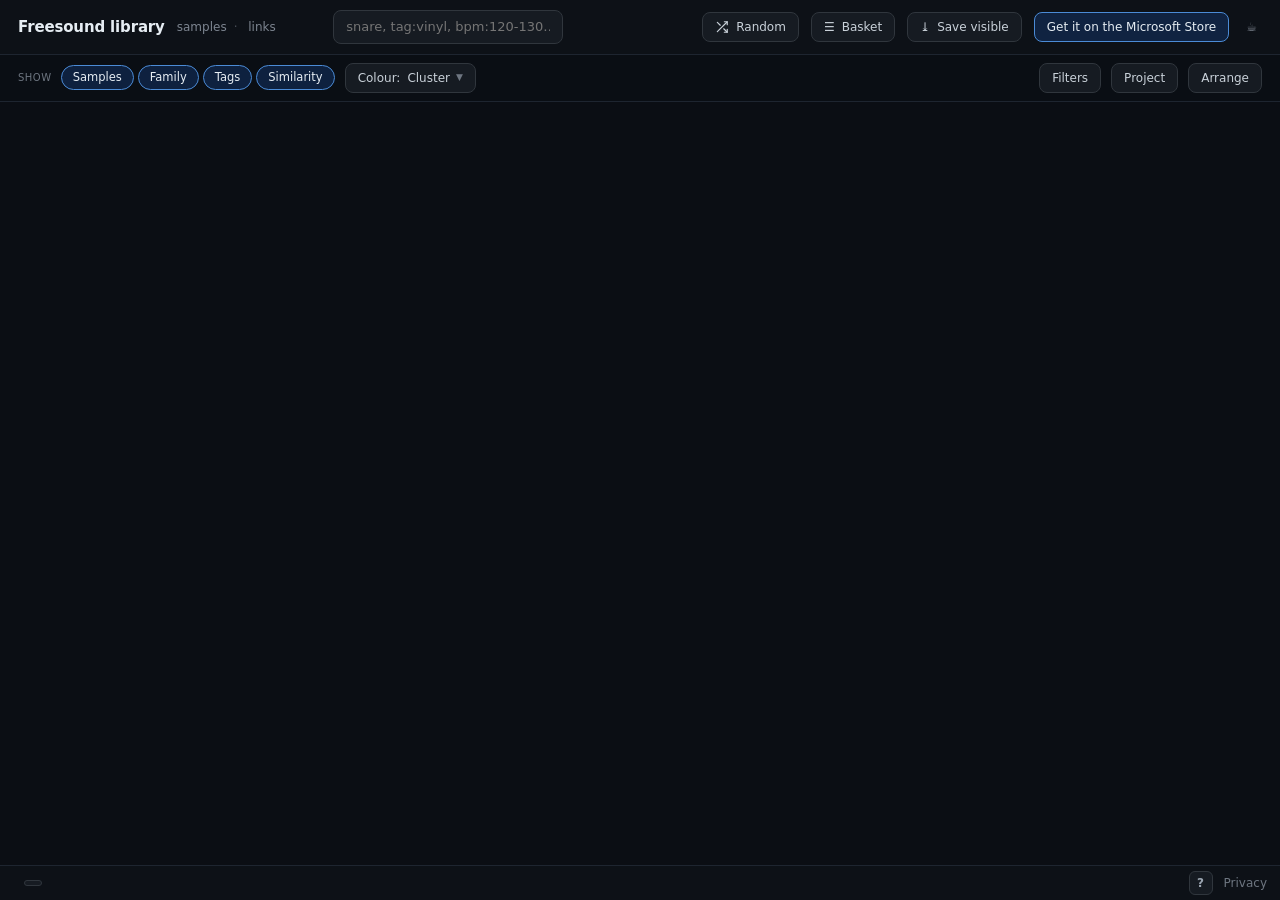
<file: viewer.html>
<!doctype html>
<meta charset="utf-8">
<!-- Without this a phone lays the page out at 980px and then shrinks it to fit,
     which makes every pinch a page zoom and leaves the map drawn at a third of
     the resolution it asked for. The canvas keeps a pinch of its own - see #cv
     in the stylesheet and the touch handlers at the foot of the script - so
     nothing here needs user-scalable=no, and the header and footer can still be
     zoomed by anyone who needs them bigger. -->
<meta name="viewport" content="width=device-width, initial-scale=1, viewport-fit=cover">
<title>Freesound sample library</title>
<!-- The tab gets one of the records off the map. make_favicon.py draws it. -->
<link rel="icon" href="favicon.ico" sizes="16x16 24x24 32x32 48x48 64x64">
<style>
  :root { color-scheme: dark; }
  * { box-sizing: border-box; }
  html, body { margin:0; height:100%; background:#0b0e14; color:#c9d1d9;
    overscroll-behavior:none; -webkit-text-size-adjust:100%;
    font:13px/1.5 ui-sans-serif,-apple-system,"Segoe UI",system-ui,sans-serif; }
  #wrap { position:fixed; inset:0; display:flex; flex-direction:column; }
  header { padding:8px 13px; border-bottom:1px solid #1e2530; display:flex; gap:11px;
    align-items:center; flex-wrap:wrap; background:#0d1117; }
  h1 { font-size:14px; margin:0; font-weight:600; color:#e6edf3; white-space:nowrap; }
  .stat { color:#7d8590; font-variant-numeric:tabular-nums; white-space:nowrap; }
  .stat b { color:#e6edf3; font-weight:600; }
  input { background:#0b0e14; border:1px solid #30363d; color:#e6edf3; padding:4px 8px;
    border-radius:6px; font:inherit; width:180px; }
  input:focus { outline:none; border-color:#4b8bd6; }
  /* A BPM is three digits; the shared `input` rule is sized for the search box
     and would hand this 180px of nothing. */
  #pbpm { width:58px; padding:3px 6px; }
  /* Out of 20-300 the number is not a project tempo, and the page was storing 0
     while the field went on showing what had been typed - the tooltip distances
     and the greying both quietly off, with nothing to say why. Red until it is
     a tempo, clamped to the range on blur. */
  #pbpm.bad { border-color:#d1655b; }
  /* A count that lives on the control it is about rather than in the run of
     stats along the top. That run had to grow to hold them, and growing re-wrapped
     every group behind it: choosing a key moved the select out from under the
     cursor that had just used it. Fixed width, right-aligned, tabular figures -
     183 and 1,403 take the same room, so nothing moves when the count changes. */
  .cnt { display:inline-block; min-width:5.2ch; margin-left:5px; text-align:right;
    font-weight:600; color:#e6edf3; font-variant-numeric:tabular-nums; }
  /* Laid out but not painted, rather than not laid out at all: the slot is the
     whole point. A `display:none` here would shrink the button the moment the
     count went away and re-wrap the toolbar behind it - the same fault as the
     stat run, moved onto a button. `hidden` is kept as the attribute because it
     is also what takes the empty count out of the accessibility tree. */
  .cnt[hidden] { display:inline-block; visibility:hidden; }
  /* A basket holds tens, not thousands. */
  #nbask { min-width:2.4ch; }
  button.on .cnt { color:#e6edf3; }
  /* The query box has to show more than a word now that one term can be
     `bpm:120-130`; at the shared 180px you cannot see the term you are typing. */
  #q { flex:1 1 auto; width:auto; min-width:160px; max-width:520px; background:#161b22;
    padding:6px 12px; border-radius:8px; }
  header select { background:#0b0e14; border:1px solid #30363d; color:#e6edf3;
    font:inherit; font-size:12px; padding:3px 5px; border-radius:6px; cursor:pointer; }
  header select:focus { outline:none; border-color:#4b8bd6; }
  .grp { display:flex; gap:3px; align-items:center; }
  .grp .lbl { color:#6e7681; font-size:10px; text-transform:uppercase; letter-spacing:.05em; }
  button { background:#161b22; border:1px solid #30363d; color:#9aa4b0; padding:3px 8px;
    border-radius:6px; font:inherit; font-size:12px; cursor:pointer; white-space:nowrap; }
  button.on { background:#1f6feb33; border-color:#4b8bd6; color:#e6edf3; }
  button.cc.on { background:#57a77333; border-color:#57a773; }
  button:disabled { opacity:.5; cursor:default; }
  /* ---- the toolbar ------------------------------------------------------
     Two rows. The first is what a visit needs on sight - search, the basket,
     the way out with what was found. The second is the map's own controls,
     and everything that used to sit open along it now sits behind a trigger
     that says its own state: Colour names the scheme, Filters counts what is
     on, Project spells out the tempo and key. Nothing is gone, only folded. */
  header { flex-direction:column; flex-wrap:nowrap; align-items:stretch; gap:0; padding:0; }
  .hrow { display:flex; flex-wrap:wrap; align-items:center; gap:8px 12px; padding:10px 18px; min-width:0; }
  .hrow.r2 { gap:10px; padding:8px 18px; background:#0a0e14; border-top:1px solid #1e2530; }
  .hsp { flex:1 1 0; min-width:0; }
  header h1 { font-size:15px; letter-spacing:-.01em; }
  h1 a { color:inherit; text-decoration:none; }
  h1 a:hover { text-decoration:underline; }
  header .stat { font-size:12px; }
  header .stat .sep { color:#484f58; margin:0 7px; }
  #hits { min-width:70px; }
  header .lbl { color:#6e7681; font-size:10px; text-transform:uppercase;
    letter-spacing:.07em; margin-right:5px; }
  header .grp { gap:4px; }
  header .pill { border-radius:999px; padding:3px 11px; font-size:11.5px; }
  header .tb { display:inline-flex; align-items:center; gap:7px; background:#161b22;
    border:1px solid #30363d; color:#c9d1d9; padding:5px 12px; border-radius:8px;
    transition:border-color .12s, background-color .12s, color .12s; }
  header .tb:hover, header .pill:hover:not(.on) { border-color:#484f58; color:#e6edf3; }
  header .tb.on, header .tb.open { border-color:#4b8bd6; background:#1f6feb22; color:#e6edf3; }
  header .tb .caret { color:#6e7681; font-size:9px; margin-left:-1px; }
  .badge { background:#1f6feb; color:#fff; font-size:10px; font-weight:600; line-height:1.5;
    padding:0 6px; border-radius:10px; text-align:center; font-variant-numeric:tabular-nums; }
  /* ---- popovers -----------------------------------------------------------
     Positioned in JS (fixed, off the trigger's own rect) rather than CSS
     anchoring, so a panel never gets clipped by the header's scroll area on
     a phone. Every option inside is still the same <button> with the same id
     it always had - the check box is drawn by CSS off its `on` class. */
  .pop-wrap { position:relative; }
  /* Only the phone layout dims the page behind an open panel - see there. */
  .pop-scrim { display:none; }
  .pop-panel { width:320px; max-width:calc(100vw - 16px); max-height:min(78vh, 580px);
    overflow:auto; background:#161b22; border:1px solid #30363d; border-radius:12px;
    padding:12px; box-shadow:0 18px 40px rgba(0,0,0,.55); z-index:6;
    display:flex; flex-direction:column; gap:2px; }
  .pop-panel.narrow { width:260px; }
  .pop-panel[hidden] { display:none; }
  .pop-head { display:flex; align-items:center; gap:8px; padding:2px 4px 10px;
    margin-bottom:6px; border-bottom:1px solid #21262d; }
  .pop-title { font-size:13px; font-weight:600; color:#e6edf3; }
  .pop-sub { margin-left:auto; font-size:11px; color:#6e7681; font-variant-numeric:tabular-nums; }
  header .pop-x { background:transparent; border:0; color:#6e7681; font-size:17px;
    line-height:1; padding:0 2px; min-height:0; margin-left:auto; }
  header .pop-sub ~ .pop-x { margin-left:0; }
  header .pop-x:hover { color:#e6edf3; }
  header .pop-panel .opt { display:flex; align-items:flex-start; gap:10px; width:100%;
    text-align:left; white-space:normal; background:transparent; border:1px solid transparent;
    border-radius:7px; padding:7px 8px; color:#c9d1d9; }
  header .pop-panel .opt:hover:not(:disabled) { background:#1c2129; }
  header .pop-panel .opt.on { background:#1f6feb14; border-color:transparent; }
  header .pop-panel .opt.cc.on { background:#57a77314; }
  .opt .ck { flex:none; position:relative; width:14px; height:14px; margin-top:2px;
    border:1px solid #484f58; border-radius:4px; background:#0d1117;
    transition:background-color .12s, border-color .12s; }
  .opt.on .ck { background:#1f6feb; border-color:#4b8bd6; }
  .opt.cc.on .ck { background:#57a773; border-color:#57a773; }
  .opt.on .ck::after { content:""; position:absolute; left:4px; top:1px; width:4px; height:8px;
    border:solid #fff; border-width:0 2px 2px 0; transform:rotate(45deg); }
  .opt.radio .ck { border-radius:50%; }
  .opt.radio.on .ck::after { left:3px; top:3px; width:6px; height:6px; border:0;
    border-radius:50%; background:#fff; transform:none; }
  .opt .tx { display:flex; flex-direction:column; gap:1px; flex:1; min-width:0; }
  .opt .t { font-size:12px; font-weight:600; color:#e6edf3; }
  .opt .d { font-size:11px; color:#7d8590; line-height:1.35; }
  .opt .n { flex:none; margin-top:1px; font-size:11px; font-weight:400; color:#6e7681;
    font-variant-numeric:tabular-nums; }
  .opt.on .n { color:#9aa4b0; }
  .pop-field { display:flex; align-items:center; gap:10px; padding:6px 8px; }
  .pop-field label { flex:none; width:44px; color:#9aa4b0; font-size:12px; }
  .pop-field .unit { color:#6e7681; font-size:11px; }
  .pop-field select, .pop-field #pbpm { flex:1; width:auto; background:#0d1117;
    padding:5px 9px; border-radius:7px; font-size:12px; }
  .pop-sec { padding:10px 8px 3px; color:#6e7681; font-size:10px; text-transform:uppercase;
    letter-spacing:.07em; }
  .pop-foot { display:flex; align-items:center; justify-content:space-between;
    margin-top:8px; padding-top:10px; border-top:1px solid #21262d; }
  header .pop-clear { background:transparent; border:0; padding:0; min-height:0;
    color:#7d8590; font-size:11px; }
  header .pop-clear:hover:not(:disabled) { color:#e6edf3; }
  header .pop-done { background:#1f6feb; border:1px solid #4b8bd6; color:#fff;
    padding:4px 15px; border-radius:7px; font-weight:600; }
  header .pop-done:hover { background:#388bfd; }
  /* The desktop build is what the page is for once somebody has a library of
     their own, so it is the one control here that is not grey. It is a plain
     link to the Microsoft Store listing, which is the only place it comes from. */
  #getstore { background:#1f6feb33; border:1px solid #4b8bd6;
    color:#e6edf3; padding:5px 12px; border-radius:8px; font:inherit; font-size:12px;
    text-decoration:none; white-space:nowrap; }
  #getstore:hover { background:#1f6feb55; }
  /* Beside it, and deliberately quieter. The app is the thing being
     offered; this is a tip jar, and a tip jar that competes with it is a tip
     jar in the way. Grey like the rest of the toolbar until it is hovered. */
  #bmc { background:transparent; border:1px solid transparent; color:#7d8590;
    padding:5px 4px; border-radius:8px; font:inherit; font-size:12px;
    text-decoration:none; white-space:nowrap; }
  #bmc:hover { color:#d4b03c; }
  #main { flex:1; position:relative; min-height:0; }
  canvas { display:block; width:100%; height:100%; cursor:grab; }
  canvas.drag { cursor:grabbing; }
  /* The map takes its touches off the browser. Left to it, a pinch zooms the
     document - header, footer, the lot - while the graph underneath never
     moves; one finger tries to scroll a page that is position:fixed and
     cannot; and a double tap zooms again. The touch handlers at the foot of
     the script do all three against the camera instead. Scoped to #cv so the
     waveform scrubber in the footer keeps the browser's own behaviour, and
     user-select/callout because a press on a canvas otherwise raises the
     text-selection loupe in the middle of a drag. */
  #cv { touch-action:none; -webkit-user-select:none; user-select:none;
    -webkit-touch-callout:none; }
  #legend { position:absolute; top:11px; left:11px; background:rgba(13,17,23,.93);
    border:1px solid #1e2530; border-radius:8px; padding:8px 10px; max-width:225px;
    max-height:calc(100% - 22px); overflow:auto; }
  #legend[hidden] { display:none; }
  #legend div.row { display:flex; align-items:center; gap:6px; padding:1px 0; color:#9aa4b0; }
  /* On a phone the key is a third of the map, sat over the corner of it, and
     the map is the point. What it says is still in the toolbar - the colour
     button that is lit is the scheme being read - so the key is what goes.
     Coarse pointer as well as narrow, so a half-width desktop window keeps it:
     there the key can be read without covering anything worth seeing. */
  @media (max-width:700px) and (pointer:coarse) {
    #legend { display:none; }
    /* ---- the toolbar on a phone ---------------------------------------------
       Height is what the map is made of, so the toolbar gets three lines and no
       more: the title with the basket beside it, the search box, then one line
       of chips that scrolls sideways instead of wrapping. Laid out as a window
       it wrapped to six lines and 290px - over a third of the screen - and still
       had to scroll. */
    header .hrow.r1 { gap:8px; padding:8px 12px 8px; }
    header h1 { font-size:15px; }
    /* The count is the first thing to give way when the line is short. */
    header .hrow.r1 > .stat:not(#hits) { flex:0 1 auto; min-width:0; overflow:hidden;
      text-overflow:ellipsis; font-size:11px; margin-right:auto; }
    header .stat .lnk { display:none; }
    header .hsp { display:none; }
    /* The basket and the zip keep their icons and lose their words - the
       title attribute still names them. The desktop build is a Windows
       app from the Microsoft Store, which a phone has no use for. */
    header .bt { display:none; }
    header .hrow.r1 .tb { padding:0; width:38px; justify-content:center; gap:3px; }
    header #tbask:has(.badge:not([hidden])) { width:auto; padding:0 10px; }
    #getstore { display:none; }
    /* After the search box rather than before it: with Random in the top row
       the cup no longer fits there, and at the start of the second line it
       reads as part of the search. */
    #bmc { display:inline-flex; align-items:center; padding:0 4px; font-size:16px; order:1; }
    /* A 220px basis will not fit beside the title, so the box always takes a
       line of its own - and #hits, when a query gives it something to say,
       sits at its end rather than on another line below. 16px, or iOS zooms
       the whole page in the moment the box is focused. */
    #q { order:1; flex:1 1 220px; max-width:none; font-size:16px; padding:7px 12px; }
    #hits { order:1; min-width:0; font-size:11px; }
    #hits:empty { display:none; }
    /* One line that scrolls sideways. The fade at the right edge says there is
       more, and goes once the line has been scrolled to its end. */
    header .hrow.r2 { flex-wrap:nowrap; overflow-x:auto; gap:6px; padding:8px 12px;
      scrollbar-width:none; -webkit-overflow-scrolling:touch; overscroll-behavior-x:contain; }
    header .hrow.r2::-webkit-scrollbar { display:none; }
    /* An overlay on the header rather than a mask on the line itself: a mask
       makes the line a containing block and a stacking context, and the bottom
       sheets that live inside it would then be pinned to it and painted under
       their own scrim. */
    header { position:relative; }
    header.r2more::after { content:""; position:absolute; right:0; bottom:0; width:44px; height:52px;
      pointer-events:none; background:linear-gradient(to right, rgba(10,14,20,0), #0a0e14 85%); }
    header .hrow.r2 > * { flex:none; }
    /* Only the first three or four chips are on screen without a swipe, so
       they are the ones reached for most: what narrows the map and what it is
       for, before which layers of it are drawn. */
    header .hrow.r2 > .pop-wrap:has(#tfilt) { order:1; }
    header .hrow.r2 > .pop-wrap:has(#tproj) { order:2; }
    header .hrow.r2 > .pop-wrap:has(#tcol) { order:3; }
    header .hrow.r2 > #tphys { order:4; }
    header .hrow.r2 > .grp { order:5; padding-left:8px; margin-left:2px; border-left:1px solid #21262d; }
    header .hrow.r2 .lbl { display:none; }
    /* 26px is a target for a mouse, not a thumb. 36 is short of the 44px the
       platform guidelines ask for, because every pixel of toolbar is one the
       map does not get - but it is the difference between hitting `Tags` and
       hitting `Family`. */
    header .pill, header .tb, #bmc { min-height:36px; }
    header .pill { padding:0 13px; font-size:13px; }
    header .tb { font-size:13px; }
    /* ---- popovers become bottom sheets ---------------------------------------
       A panel hung off a chip in a sideways-scrolling line has nowhere sensible
       to hang: it is pinned to the foot of the screen instead, full width,
       under the thumb. The !important is against the inline position openPop
       writes for the window layout. */
    header .pop-panel { position:fixed !important; top:auto !important; left:0 !important;
      right:0; bottom:0; width:auto; max-width:none; max-height:82vh;
      border-radius:16px 16px 0 0; border-width:1px 0 0;
      padding:6px 16px calc(14px + env(safe-area-inset-bottom));
      box-shadow:0 -16px 40px rgba(0,0,0,.6); animation:sheet-up .2s ease-out; }
    header .pop-panel::before { content:""; flex:none; width:36px; height:4px; margin:4px auto 8px;
      border-radius:2px; background:#30363d; }
    .pop-scrim { display:block; position:fixed; inset:0; z-index:5; background:rgba(3,5,9,.62);
      animation:scrim-in .2s ease-out; }
    .pop-scrim[hidden] { display:none; }
    .pop-title { font-size:15px; }
    .pop-sub { font-size:12px; }
    header .pop-x { font-size:24px; min-width:36px; min-height:36px; margin-right:-8px; }
    header .pop-panel .opt { padding:11px 8px; gap:12px; }
    .opt .ck { width:18px; height:18px; margin-top:1px; }
    .opt.on .ck::after { left:5px; top:1px; width:5px; height:10px; }
    .opt.radio.on .ck::after { left:4px; top:4px; width:8px; height:8px; }
    .opt .t { font-size:14px; }
    .opt .d { font-size:12px; }
    .opt .n { font-size:12px; }
    .pop-field { padding:8px; }
    .pop-field label { font-size:14px; width:52px; }
    .pop-field select, .pop-field #pbpm { font-size:16px; min-height:42px; }
    header .pop-clear { font-size:14px; min-height:44px; }
    header .pop-done { font-size:15px; min-height:44px; padding:0 26px; border-radius:9px; }
  }
  @keyframes sheet-up { from { transform:translateY(40px); opacity:.4; } }
  @keyframes scrim-in { from { opacity:0; } }
  @media (prefers-reduced-motion:reduce) { .pop-panel, .pop-scrim { animation:none !important; } }
  .sw { width:9px; height:9px; border-radius:2px; flex:none; }
  .nm { overflow:hidden; text-overflow:ellipsis; white-space:nowrap; }
  #ramp { height:10px; border-radius:3px; margin:5px 0 3px; }
  #legend .ends { display:flex; justify-content:space-between; color:#6e7681; font-size:11px; }
  #tip { position:absolute; pointer-events:none; background:#161b22; border:1px solid #30363d;
    border-radius:7px; padding:9px 11px; display:none; z-index:5;
    max-width:min(390px, calc(100vw - 22px));
    box-shadow:0 6px 24px rgba(0,0,0,.6); }
  #tip b { color:#e6edf3; display:block; margin-bottom:3px; word-break:break-word; }
  #tip .row { color:#7d8590; font-size:12px; }
  #tip .cc0 { color:#57a773; font-weight:600; }
  #tip .by { color:#e0823d; font-weight:600; }
  #tip .dim { color:#6e7681; font-style:italic; }
  #tip table { border-collapse:collapse; margin-top:5px; }
  #tip td { padding:0 6px 1px 0; font-size:11px; color:#7d8590; }
  #tip .bar { display:inline-block; height:6px; border-radius:2px; vertical-align:middle; }
  footer { padding:5px 13px; border-top:1px solid #1e2530; color:#6e7681; font-size:12px;
    background:#0d1117; display:flex; gap:11px; align-items:center; }
  /* flex:none, or the help text's huge flex-basis wins the shrink and clips a
     15-character progress line down to "Packing 119/2..." on a 1440px footer.
     #now takes the width it needs; the 44% cap is what stops a long "Saved ..."
     line from crowding the footer out, and only then does the ellipsis show. */
  #now { color:#57a773; font-weight:600; white-space:nowrap; overflow:hidden;
    text-overflow:ellipsis; max-width:44%; flex:none; }
  #now.err { color:#d1655b; }
  #now a { color:inherit; text-decoration:none; }
  #now a:hover { text-decoration:underline; }
  /* Fetching a preview off the CDN is usually imperceptible and occasionally
     several seconds, and in the meantime the only feedback is a ring pulsing on
     a node that is silent - which reads as a sound that failed. The spinner is
     that wait made visible. It holds off for LOAD_DELAY_MS so a cached one-shot
     never flashes one on its way to playing. */
  #load { flex:none; width:11px; height:11px; border-radius:50%; display:none;
    border:2px solid #1e2530; border-top-color:#57a773;
    animation:spin .7s linear infinite; }
  #load.on { display:block; }
  @keyframes spin { to { transform:rotate(360deg); } }
  /* Still turning, because a ring that stopped would say loaded - just not at a
     speed that pulls the eye off the graph. */
  @media (prefers-reduced-motion:reduce) { #load { animation-duration:2.2s; } }
  #dlone, #bkone { padding:2px 8px; font-size:12px; }
  /* The footer is the one place a link is actually clickable: #tip is
     pointer-events:none, and reaching for it changes which node is hovered. */
  #note { color:#7d8590; white-space:nowrap; flex:none; }
  #note a { color:#4b8bd6; }
  #note a:hover { color:#6fa8dc; }
  /* The help text is what yields when the footer runs out of room, never the
     download notice - a truncated link is a link nobody can click. */
  #foot { flex:1 1 auto; min-width:0; overflow:hidden; text-overflow:ellipsis;
    white-space:nowrap; }
  footer button { flex:none; }
  /* Last and flex:none, so the help text yields before it does and the link is
     always whole. Quiet, because it is there to be found rather than noticed. */
  #privacy { flex:none; color:#6e7681; text-decoration:none; }
  #privacy:hover { color:#c9d1d9; text-decoration:underline; }
  /* The waveform belongs to the footer bar and stays hidden until a decode
     lands, so the bar never holds a gap open for something that may not come. */
  #wave { flex:none; width:190px; height:26px; display:none; cursor:pointer;
    border:1px solid #1e2530; border-radius:4px; background:#0f1319; }
  /* Loop is a button rather than a read-out: the state it shows is the one thing
     in the footer anybody would want to change on sight. It keeps its place when
     nothing is playing, where it shows - and sets - the standing preference for
     loopable samples, so the mouse reaches everywhere L already went. */
  #loopst { flex:none; padding:2px 8px; font-size:12px; white-space:nowrap;
    font-variant-numeric:tabular-nums; }
  /* Green rather than the default blue .on, because a looping sound is a playing
     sound and the footer says that in one colour. */
  #loopst.on { background:#57a77333; border-color:#57a773; color:#e6edf3; }
  /* A preference is not a state. With no sound to apply it to the button drops
     its fill and sits back, so it never reads as something currently looping. */
  #loopst.def { background:transparent; border-color:#21262d; color:#6e7681; }
  /* The arrangement panel sits opposite the legend, so a slider is never over
     the thing it is changing. Two tabs - where the nodes go and the live physics
     that moves them - because one scroll of
     fifteen controls made the panel taller than most windows. */
  #phys { position:absolute; top:11px; right:11px; width:296px; z-index:4;
    background:rgba(13,17,23,.96); border:1px solid #1e2530; border-radius:12px;
    box-shadow:0 18px 40px rgba(0,0,0,.55);
    padding:10px 12px 12px; max-height:calc(100% - 22px); overflow:auto; }
  #phys[hidden] { display:none; }
  #phys .ph-tabs { display:flex; gap:3px; padding:3px; margin-bottom:12px;
    background:#0b0e14; border-radius:9px; }
  #phys .ph-tabs button { flex:1 1 0; padding:5px 0; font-size:11.5px; border-radius:6px;
    background:transparent; border:1px solid transparent; color:#9aa4b0;
    transition:background-color .12s, border-color .12s, color .12s; }
  #phys .ph-tabs button:hover:not(.on) { color:#e6edf3; }
  #phys .ph-tabs button.on { background:#1f6feb26; border-color:#4b8bd6; color:#e6edf3; }
  #phys .ph-pane[hidden] { display:none; }
  #phys .ph-pane { animation:phin .14s ease-out; }
  @keyframes phin { from { opacity:0; transform:translateY(3px); } to { opacity:1; transform:none; } }
  @media (prefers-reduced-motion:reduce) { #phys .ph-pane { animation:none; } }
  #phys h2 { font-size:10px; margin:0 0 7px; color:#6e7681; font-weight:600;
    text-transform:uppercase; letter-spacing:.07em; }
  #phys .ph-grp { margin-top:13px; }
  #phys .btns { display:flex; gap:4px; flex-wrap:wrap; margin-bottom:8px; }
  #phys .btns button { padding:2px 7px; font-size:11px; }
  #phys h2 + .btns { margin-bottom:6px; }
  #phys .lay-grid { display:grid; grid-template-columns:1fr 1fr; gap:6px; margin-bottom:10px; }
  #phys .lay-card { display:flex; flex-direction:column; align-items:center; gap:5px;
    padding:10px 6px 8px; border-radius:9px; background:#0f1319; color:#9aa4b0;
    font-size:11px; white-space:normal;
    transition:border-color .12s, background-color .12s, color .12s; }
  #phys .lay-card svg { display:block; }
  #phys .lay-card:hover:not(.on) { border-color:#484f58; color:#e6edf3; }
  #phys .lay-card.on { background:#1f6feb1f; border-color:#4b8bd6; color:#e6edf3; }
  #phys .chips { display:flex; gap:5px; flex-wrap:wrap; margin-bottom:10px; }
  #phys .chips button { display:inline-flex; align-items:center; gap:6px;
    padding:3px 9px; font-size:11px; }
  #phys .chips .dot { width:6px; height:6px; border-radius:50%; flex:none; }
  #phys .runrow { display:flex; gap:5px; margin-bottom:2px; }
  #phys .runrow button { flex:1 1 0; padding:5px 0; font-size:11.5px; border-radius:7px; }
  #phys #ph_run { background:#1f6feb26; border-color:#4b8bd6; color:#e6edf3; }
  #phys #ph_run:hover { background:#1f6feb40; }
  #phys label { display:block; margin:0 0 5px; }
  /* Name, track and value on one line: ten stacked three-line sliders made the
     panel taller than most windows, and the panel is meant to sit beside the
     graph rather than scroll over it. */
  #phys label.sl { display:flex; align-items:center; gap:8px; margin:0 0 5px; }
  #phys label.sl .nm { flex:none; width:64px; color:#7d8590; font-size:11px;
    overflow:hidden; text-overflow:ellipsis; white-space:nowrap; }
  #phys label.sl b { flex:none; width:36px; text-align:right; color:#c9d1d9;
    font-size:11px; font-weight:600; font-variant-numeric:tabular-nums; }
  /* The track is filled up to the thumb, so a value reads off the bar rather than
     off hunting for the thumb. --f is the fraction, written by paintSlider(). */
  #phys input[type=range] { -webkit-appearance:none; appearance:none; --f:0%;
    flex:1 1 0; min-width:0; width:100%; height:16px; margin:0; padding:0; border:0;
    background:transparent; cursor:pointer; }
  #phys input[type=range]:focus { outline:none; }
  #phys input[type=range]::-webkit-slider-runnable-track { height:4px; border-radius:2px;
    background:linear-gradient(to right, #4b8bd6 var(--f), #21262d var(--f)); }
  #phys input[type=range]::-webkit-slider-thumb { -webkit-appearance:none; width:14px;
    height:14px; margin-top:-5px; border-radius:50%; background:#4b8bd6;
    border:2px solid #0d1117; transition:background-color .12s; }
  #phys input[type=range]:hover::-webkit-slider-thumb { background:#6fa8dc; }
  #phys input[type=range]:focus-visible::-webkit-slider-thumb { box-shadow:0 0 0 2px #4b8bd680; }
  #phys input[type=range]::-moz-range-track { height:4px; border-radius:2px; background:#21262d; }
  #phys input[type=range]::-moz-range-progress { height:4px; border-radius:2px; background:#4b8bd6; }
  #phys input[type=range]::-moz-range-thumb { width:14px; height:14px; border-radius:50%;
    background:#4b8bd6; border:2px solid #0d1117; box-sizing:border-box; }
  #phys .axes { display:flex; gap:6px; margin-bottom:8px; }
  #phys .axes[hidden] { display:none; }
  #phys .ax { flex:1 1 0; min-width:0; display:flex; align-items:center; gap:5px; margin:0; }
  #phys .ax span { color:#6e7681; font-size:11px; }
  #phys select { flex:1 1 0; min-width:0; background:#0b0e14; color:#e6edf3;
    font:inherit; font-size:11px; border:1px solid #30363d; border-radius:5px;
    padding:2px 3px; cursor:pointer; }
  #phys select:focus { outline:none; border-color:#4b8bd6; }
  #phys .chk { display:flex; align-items:center; gap:6px; color:#7d8590;
    font-size:11px; margin:6px 0 0; cursor:pointer; }
  #phys .chk input { width:auto; accent-color:#4b8bd6; }
  #phys .meta { color:#6e7681; font-size:11px; margin-top:12px; padding-top:8px;
    border-top:1px solid #1e2530; font-variant-numeric:tabular-nums; }
  #phys .hint { color:#6e7681; font-size:11px; margin-top:5px; line-height:1.35; }
  /* The basket borrows the physics panel's look but not its corner. Bottom left,
     the physics panel is 550px of sliders down the right-hand side, and
     anything sharing that edge covers the ones you are dragging. */
  #basket { position:absolute; left:11px; bottom:11px; width:272px; z-index:4;
    background:rgba(13,17,23,.95); border:1px solid #1e2530; border-radius:8px;
    padding:9px 11px 10px; max-height:55%; display:flex; flex-direction:column; }
  /* display:flex on an id beats the UA's [hidden]{display:none}, so the hidden
     attribute has to be given its own rule or the panel is never hidden. */
  #basket[hidden] { display:none; }
  #basket h2 { font-size:10px; margin:0 0 7px; color:#6e7681; font-weight:600;
    text-transform:uppercase; letter-spacing:.05em; }
  #basket .btns { display:flex; gap:4px; flex-wrap:wrap; margin-bottom:6px; }
  #basket .btns button { padding:2px 7px; font-size:11px; }
  #basket .hint { color:#6e7681; font-size:11px; margin-top:6px; line-height:1.35; }
  #basket .hint[hidden] { display:none; }
  /* The rows scroll rather than the panel growing: 200 kept samples is an
     ordinary basket and would otherwise run off the bottom of the window. */
  #bk_list { flex:1 1 auto; min-height:0; overflow:auto; margin:0 -3px; }
  .bkr { display:flex; align-items:center; gap:6px; padding:2px 3px;
    border-radius:4px; cursor:pointer; }
  .bkr:hover { background:#161b22; }
  .bkr .nm { flex:1 1 auto; min-width:0; color:#c9d1d9; font-size:11px;
    overflow:hidden; text-overflow:ellipsis; white-space:nowrap; }
  .bkr .mt { flex:none; color:#6e7681; font-size:10px; white-space:nowrap;
    font-variant-numeric:tabular-nums; }
  .bkr .lic { flex:none; font-size:10px; font-weight:600; }
  .bkr .lic.cc0 { color:#57a773; }
  .bkr .lic.by { color:#e0823d; }
  /* The row's own way back to freesound.org, where the uploader's original
     file and the full licence live. An anchor rather than a button so it can be
     middle-clicked and copied like any other link, and draggable is off because
     the row around it is already a drag source for the audio. */
  .bkr .go { flex:none; padding:0 2px; font-size:11px; line-height:1.2;
    color:#6e7681; text-decoration:none; }
  .bkr .go:hover { color:#4b8bd6; }
  .bkr .x { flex:none; padding:0 3px; font-size:12px; line-height:1.2;
    background:transparent; border:0; color:#6e7681; }
  .bkr .x:hover { color:#d1655b; }
  #bk_list .none { color:#6e7681; font-size:11px; padding:3px; }
  /* The now-playing chip is a drag source, but only while it names something. */
  #now { cursor:grab; }
  #now:empty { cursor:default; }
  /* ---- guidance ------------------------------------------------------------
     The page opens on the map with no front door, so the first visit gets one
     card saying the thing the map cannot show - every dot is a sound - with a
     button that plays one. Bottom right, opposite the basket, and gone for good
     once dismissed or once anything plays. */
  #welcome { position:absolute; right:14px; bottom:14px; z-index:5;
    width:min(320px, calc(100% - 28px)); background:rgba(13,17,23,.97);
    border:1px solid #30363d; border-radius:10px; padding:14px 16px 13px;
    box-shadow:0 12px 40px rgba(0,0,0,.55); animation:wlin .25s ease-out; }
  #welcome[hidden] { display:none; }
  @keyframes wlin { from { opacity:0; transform:translateY(6px); } to { opacity:1; transform:none; } }
  @media (prefers-reduced-motion:reduce) { #welcome { animation:none; } }
  #welcome h2 { font-size:14px; margin:0 26px 6px 0; color:#e6edf3; font-weight:600; }
  #welcome p { margin:0 0 12px; font-size:12px; line-height:1.55; color:#9aa4b0; }
  #welcome p b { color:#e6edf3; font-weight:600; }
  #welcome .row { display:flex; gap:6px; flex-wrap:wrap; align-items:center; }
  #welcome .row button { font-size:12px; padding:5px 10px; }
  #welcome .go { background:#1f6feb33; border-color:#4b8bd6; color:#e6edf3; font-weight:600; }
  #welcome .go:hover { background:#1f6feb55; }
  #welcome .x { position:absolute; top:9px; right:9px; display:flex; align-items:center;
    justify-content:center; width:22px; height:22px; padding:0; background:transparent;
    border:1px solid #21262d; border-radius:6px; color:#7d8590; font-size:15px; line-height:1; }
  #welcome .x:hover { color:#e6edf3; border-color:#30363d; }
  @media (max-width:700px) and (pointer:coarse) {
    #welcome { left:10px; right:10px; bottom:10px; width:auto; } }
  /* The shortcuts, in the clothes the other two dialogs wear. */
  #keys-dl { width:min(480px, calc(100vw - 28px)); padding:0; color:#c9d1d9;
    background:#0d1117; border:1px solid #30363d; border-radius:10px; font:inherit; }
  #keys-dl::backdrop { background:rgba(3,5,9,.74); }
  #keys-dl .bd { padding:16px 18px 14px; max-height:min(80vh, 760px); overflow:auto; }
  #keys-dl h2 { font-size:15px; margin:0 0 2px; color:#e6edf3; font-weight:600; }
  #keys-dl h3 { font-size:10px; margin:16px 0 5px; color:#6e7681; font-weight:600;
    text-transform:uppercase; letter-spacing:.05em; }
  #keys-dl table { width:100%; border-collapse:collapse; font-size:12px; }
  #keys-dl td { padding:5px 0; vertical-align:top; color:#9aa4b0;
    border-bottom:1px solid #161b22; line-height:1.45; }
  #keys-dl tr:last-child td { border-bottom:0; }
  #keys-dl td:first-child { width:44%; padding-right:12px; color:#c9d1d9; }
  #keys-dl p { margin:0 0 6px; font-size:12px; line-height:1.6; color:#9aa4b0; }
  #keys-dl kbd { font-family:ui-monospace,"Cascadia Mono",Consolas,monospace; font-size:11px;
    color:#e6edf3; background:#161b22; border:1px solid #30363d; border-bottom-width:2px;
    border-radius:4px; padding:0 5px; white-space:nowrap; }
  #keys-dl code { font-family:ui-monospace,"Cascadia Mono",Consolas,monospace; font-size:11px;
    color:#c9d1d9; background:#0b0e14; border:1px solid #21262d; border-radius:4px;
    padding:1px 5px; white-space:nowrap; }
  #keys-dl .ft { display:flex; justify-content:flex-end; margin-top:14px; padding-top:11px;
    border-top:1px solid #1e2530; }
  #keys-dl .ft button { background:#1f6feb33; border:1px solid #4b8bd6; color:#e6edf3;
    padding:4px 14px; border-radius:6px; font:inherit; font-size:12px; font-weight:600; cursor:pointer; }
  #keys-dl .xw { position:sticky; top:0; height:0; z-index:2;
    display:flex; justify-content:flex-end; }
  #keys-dl .x { display:flex; align-items:center; justify-content:center;
    width:22px; height:22px; padding:0; background:#0d1117; border:1px solid #21262d;
    border-radius:6px; color:#7d8590; font:inherit; font-size:15px; line-height:1;
    cursor:pointer; }
  #keys-dl .x:hover { color:#e6edf3; border-color:#30363d; }
  #keysbtn { width:24px; padding:2px 0; font-size:12px; font-weight:600; }
</style>
<div id="wrap">
  <header>
   <div class="hrow r1">
    <h1><a id="fslib" href="https://freesound.org/" target="_blank" rel="noopener noreferrer" title="Open freesound.org (new tab)">Freesound library</a></h1>
    <span class="stat"><b id="nsm"></b> samples<span class="lnk"><span class="sep">&middot;</span><b id="nsi"></b> links</span></span>
    <span class="hsp"></span>
    <input id="q" placeholder="snare, tag:vinyl, bpm:120-130&hellip;" autocomplete="off"
           title="Terms are ANDed. A leading - drops what the term matches.&#10;&#10;bpm:120-130  bpm:&gt;100  bpm:&lt;90  bpm:128&#10;key:Amin  key:&quot;A minor&quot;  key:C&#10;dur:&lt;2  dur:0.5-4&#10;dl:&gt;1000  rate:&gt;4&#10;tag:vinyl  by:username  pack:...  fam:...  sub:...&#10;loud:&gt;-14  dyn:&gt;6&#10;&#10;Anything else is matched as text, over the name, uploader,&#10;pack, family and every tag on the sample.&#10;Only trusted key and BPM readings are ever matched.">
    <span class="stat" id="hits"></span>
    <span class="hsp"></span>
    <button id="trand" class="tb" title="Play a random sample from what is on screen (R)"><svg width="14" height="14" viewBox="0 0 24 24" fill="none" stroke="currentColor" stroke-width="2" stroke-linecap="round" stroke-linejoin="round" aria-hidden="true"><polyline points="16 3 21 3 21 8"/><line x1="4" y1="20" x2="21" y2="3"/><polyline points="21 16 21 21 16 21"/><line x1="15" y1="15" x2="21" y2="21"/><line x1="4" y1="4" x2="9" y2="9"/></svg><span class="bt"> Random</span></button>
    <button id="tbask" class="tb" title="Open the basket of samples you have kept (S keeps the one under the cursor)">&#9776;<span class="bt"> Basket</span><b id="nbask" class="badge" hidden></b></button>
    <button id="dlvis" class="tb">&#10515;<span class="bt"> Save visible</span></button>
    <a id="getstore" href="https://apps.microsoft.com/detail/9PP9XN0CCNBQ" target="_blank"
       rel="noopener noreferrer" title="The same map over your own folder of audio. Windows, from the Microsoft Store (opens in a new tab).">Get it on the Microsoft Store</a>
    <a id="bmc" href="https://buymeacoffee.com/alexm1010" target="_blank"
       rel="noopener noreferrer" title="Buy me a coffee (opens in a new tab)" aria-label="Buy me a coffee (opens in a new tab)">&#9749;</a>
   </div>

   <div class="hrow r2">
    <div class="grp"><span class="lbl">show</span>
      <button data-k="sample" class="pill on">Samples</button>
      <button data-k="family" class="pill on">Family</button>
      <button data-k="tag" class="pill on">Tags</button>
      <button id="tclap" class="pill on">Similarity</button>
    </div>

    <div class="pop-wrap">
      <button id="tcol" class="tb" data-pop="colpop" aria-haspopup="true" aria-expanded="false">Colour: <span id="ncol">Cluster</span><span class="caret">&#9660;</span></button>
      <div id="colpop" class="pop-panel narrow" role="dialog" aria-label="Colour by" hidden>
        <div class="pop-head"><span class="pop-title">Colour by</span><button class="pop-x" data-pop-close aria-label="Close">&times;</button></div>
        <button data-col="cluster" class="opt radio on"><span class="ck"></span><span class="tx"><span class="t">Cluster</span><span class="d">Groups of similar sounds</span></span></button>
        <button data-col="0" class="opt radio"><span class="ck"></span><span class="tx"><span class="t">Brightness</span><span class="d">Dull to bright, 0-100</span></span></button>
        <button data-col="1" class="opt radio"><span class="ck"></span><span class="tx"><span class="t">Warmth</span><span class="d">Cold to warm, 0-100</span></span></button>
        <button data-col="2" class="opt radio"><span class="ck"></span><span class="tx"><span class="t">Depth</span><span class="d">Shallow to deep, 0-100</span></span></button>
        <button data-col="3" class="opt radio"><span class="ck"></span><span class="tx"><span class="t">Hardness</span><span class="d">Soft to hard, 0-100</span></span></button>
      </div>
    </div>

    <span class="hsp"></span>

    <div class="pop-wrap">
      <button id="tfilt" class="tb" data-pop="filtpop" aria-haspopup="true" aria-expanded="false">Filters<b id="nflt" class="badge" hidden></b></button>
      <div id="filtpop" class="pop-panel" role="dialog" aria-label="Filters" hidden>
        <div class="pop-head"><span class="pop-title">Filters</span><span class="pop-sub" id="nfltx">none active</span><button class="pop-x" data-pop-close aria-label="Close filters">&times;</button></div>
        <button id="fcc0" class="opt cc"><span class="ck"></span><span class="tx"><span class="t">CC0 only</span><span class="d">Public domain - free to use, no credit needed</span></span><b class="n" id="ncc"></b></button>
        <button id="floop" class="opt"><span class="ck"></span><span class="tx"><span class="t">Loopable</span><span class="d">Plays back seamlessly on repeat</span></span><b class="n" id="nloop"></b></button>
        <button id="fone" class="opt"><span class="ck"></span><span class="tx"><span class="t">One-shot</span><span class="d">A single hit, not a loop</span></span><b class="n" id="nshot"></b></button>
        <button id="fkey" class="opt"><span class="ck"></span><span class="tx"><span class="t">Keyed</span><span class="d">Has a musical key we trust</span></span><b class="n" id="nky"></b></button>
        <button id="ftempo" class="opt"><span class="ck"></span><span class="tx"><span class="t">Tempo</span><span class="d">Has a BPM we trust</span></span><b class="n" id="ntp"></b></button>
        <button id="flink" class="opt"><span class="ck"></span><span class="tx"><span class="t">Linked</span><span class="d">Sounds like at least one other sample</span></span><b class="n" id="nlnk"></b></button>
        <button id="fbask" class="opt" disabled title="Keep a sample first. S keeps the one under the cursor"><span class="ck"></span><span class="tx"><span class="t">In basket</span><span class="d">Only the samples you have kept</span></span></button>
        <div class="pop-foot"><button class="pop-clear" id="fclear">Clear filters</button><button class="pop-done" data-pop-close>Done</button></div>
      </div>
    </div>

    <div class="pop-wrap">
      <button id="tproj" class="tb" data-pop="projpop" aria-haspopup="true" aria-expanded="false">Project</button>
      <div id="projpop" class="pop-panel" role="dialog" aria-label="Project" hidden>
        <div class="pop-head"><span class="pop-title">Project</span><span class="pop-sub">what you are writing</span><button class="pop-x" data-pop-close aria-label="Close project">&times;</button></div>
        <div class="pop-field"><label for="pbpm">Tempo</label>
          <input id="pbpm" type="number" min="20" max="300" step="1" placeholder="e.g. 128" autocomplete="off"
                 title="Your project's tempo, 20-300. Everything gains its distance to it."><span class="unit">BPM</span></div>
        <div class="pop-field"><label for="pkey">Key</label><select id="pkey"></select></div>
        <div class="pop-sec">Use it</div>
        <button id="ffit" class="opt" disabled title="type a project tempo first"><span class="ck"></span><span class="tx"><span class="t">Fits the tempo</span><span class="d">Only samples within reach of your project tempo</span></span><b id="nfit" class="n" hidden></b></button>
        <button id="trate" class="opt" title="Audition at the project tempo by resampling, which shifts pitch - the footer says by how much. A ratio past ±1 octave plays as recorded, and greys"><span class="ck"></span><span class="tx"><span class="t">Audition at tempo</span><span class="d">Previews play at your BPM - shifts pitch</span></span></button>
        <div class="pop-foot"><span></span><button class="pop-done" data-pop-close>Done</button></div>
      </div>
    </div>

    <button id="tphys" class="tb">Arrange</button>
   </div>
  </header>
  <div id="main"><canvas id="cv"></canvas><div id="legend" hidden></div><div id="phys" hidden></div><div id="basket" hidden></div><div id="tip"></div><div id="welcome" role="dialog" aria-labelledby="wl_t" hidden>
    <button type="button" class="x" id="wl_x" aria-label="Close">&times;</button>
    <h2 id="wl_t">Explore samples by how they sound</h2>
    <p id="wl_p"></p>
    <div class="row">
      <button type="button" class="go" id="wl_play">&#9654; Play a random sample</button>
      <button type="button" id="wl_keys">Keyboard shortcuts</button>
    </div>
  </div></div>
  <footer><span id="now" draggable="true"></span><span id="load" role="status" aria-label="loading"></span><canvas id="wave"></canvas><button id="loopst"></button><button id="dlone" hidden>&#10515; save</button><button id="bkone" hidden></button><span id="note"></span><span id="foot"></span><button id="keysbtn" title="Keyboard shortcuts (?)" aria-label="Keyboard shortcuts">?</button><a id="privacy" href="privacy.html">Privacy</a></footer>
<dialog id="keys-dl" aria-labelledby="keys_t">
  <form method="dialog" class="bd">
    <div class="xw"><button class="x" aria-label="Close">&times;</button></div>
    <h2 id="keys_t">Keyboard shortcuts</h2>
    <h3>Listening</h3>
    <table>
      <tr><td>Click a small dot</td><td>Play it, or stop it if it is playing</td></tr>
      <tr><td><kbd>Space</kbd></td><td>Play the sample under the cursor, or stop</td></tr>
      <tr><td><kbd>R</kbd></td><td>Play a random sample from what is on screen</td></tr>
      <tr><td><kbd>Tab</kbd> or <kbd>&rarr;</kbd></td><td>Play the next similar sound</td></tr>
      <tr><td><kbd>Shift</kbd> <kbd>Tab</kbd> or <kbd>&larr;</kbd></td><td>Go back the way you came</td></tr>
      <tr><td><kbd>Ctrl</kbd> <kbd>Z</kbd> / <kbd>Ctrl</kbd> <kbd>Y</kbd></td><td>The sound you played before, or after</td></tr>
      <tr><td><kbd>L</kbd></td><td>Loop samples, or play each one once</td></tr>
      <tr><td><kbd>Esc</kbd></td><td>Stop, and clear the trail</td></tr>
    </table>
    <h3>Keeping sounds</h3>
    <table>
      <tr><td><kbd>S</kbd></td><td>Keep the sample in your basket, or drop it</td></tr>
      <tr><td><kbd>D</kbd></td><td>Download the sample</td></tr>
    </table>
    <h3>Moving around</h3>
    <table>
      <tr><td>Scroll</td><td>Zoom in and out</td></tr>
      <tr><td>Drag</td><td>Move the map</td></tr>
      <tr><td><kbd>F</kbd></td><td>Fit the whole map in the window</td></tr>
      <tr><td>Click a tag or family</td><td>Then <kbd>Tab</kbd> plays through every sample on it</td></tr>
    </table>
    <h3>Searching</h3>
    <p>Type words to match names, tags and uploaders, or narrow it down with
      <code>bpm:120-130</code> <code>key:Amin</code> <code>tag:vinyl</code>
      <code>dur:&lt;2</code> <code>by:name</code>. Start a term with
      <code>-</code> to leave those samples out.</p>
    <div class="ft"><button>Done</button></div>
  </form>
</dialog>
</div>
<script>
const DATA = __PAYLOAD__;
// Visitors who used the old "originals" sign-in still have its client secret and
// tokens in localStorage. The page no longer talks to the Freesound API at all,
// so there is no reason for either to stay behind.
try { ["fs-oauth", "fs-oauth-client"].forEach(k => localStorage.removeItem(k)); } catch(e){}
const N = DATA.nodes, E = DATA.edges;
const PAL = ["#4b8bd6","#e0823d","#57a773","#c9518f","#9a7bd0","#d4b03c","#4bb3c4",
             "#d1655b","#6fa8dc","#8fbf6a","#c77dbb","#c9a227","#5bbcae","#b07a4f","#7f8fa6"];
const clusterColour = r => r < PAL.length ? PAL[r] : "#3d4652";
// Blue -> cyan -> yellow -> red, for a 0-100 timbre value.
const rampColour = v => "hsl(" + Math.round((1 - v) * 225) + ",72%," + Math.round(38 + v * 18) + "%)";

const cv = document.getElementById("cv"), ctx = cv.getContext("2d"), tip = document.getElementById("tip");
const TIMBRE = ["brightness","warmth","depth","hardness","boominess","roughness","sharpness"];

document.getElementById("nsm").textContent = (DATA.counts.sample || 0).toLocaleString();
document.getElementById("ncc").textContent = DATA.cc0.toLocaleString();
document.getElementById("nky").textContent = DATA.keyed.toLocaleString();
document.getElementById("ntp").textContent = DATA.tempoed.toLocaleString();
document.getElementById("nsi").textContent = E.length.toLocaleString();
// A phone has none of these keys, and "click" and "hovered" describe a mouse.
const TOUCH = matchMedia("(hover:none) and (pointer:coarse)").matches;
// Nothing by default: the welcome card introduces the map and the ? button
// holds the keys, so the line only speaks when it has something to say - what a
// header control does, or the search syntax while a query is being typed.
const FOOT_KEYS = "";
// The query grammar needs somewhere to be found that costs nothing once you know
// it. The footer already ellipsises and never grows the layout, and it is only
// standing in for the key list while someone is actually typing a query.
const FOOT_QUERY =
  "bpm:120-130 · bpm:>100 · key:Amin · key:\"A minor\" · dur:<2 · dl:>1000 · rate:>4 · "
  + "tag:vinyl · by:name · pack: · fam: · sub: · loud:>-14 · dyn:>6 · "
  + "a leading - drops what a term matches · anything else is matched as text";
const footEl = document.getElementById("foot");
footEl.textContent = FOOT_KEYS;

// ---- state -----------------------------------------------------------------
const kinds = { sample:true, family:true, tag:true };
let colourBy = "cluster";
const only = { cc0:false, loop:false, one:false, key:false, tempo:false, link:false, fits:false,
               basket:false };
let matches = null, hover = -1;
// Walk and camera state that sections above the walk itself have to touch:
// syncActive() bumps the generation when a filter takes a neighbour off screen,
// and fit() cancels an easing pan. Declared here for the same reason PROJ is -
// the readers run before the block that owns them is reached.
let walkGen = 0, panI = -1, panRaf = 0;
// The project the library is being browsed for. Declared here rather than beside
// its header controls because shown() and tipHtml() both read it, and both of
// those can run before the script has finished executing. Empty key = no opinion.
const PROJ = { bpm: 0, key: "" };
try { const b = Math.round(+(localStorage.getItem("fs-proj-bpm") || 0));
      if (isFinite(b) && b >= 20 && b <= 300) PROJ.bpm = b;
      const k = localStorage.getItem("fs-proj-key");
      if (k && /^[A-G]#? (major|minor)$/.test(k)) PROJ.key = k; } catch(e){}

// ---- the basket ------------------------------------------------------------
// Everything else on this page is a view of the corpus and can be rebuilt from
// it. The basket is the one thing that is the user's own, so it is the one thing
// that has to survive a reload.
//
// Stored as Freesound ids, never node indices: the builder renumbers every node
// on each rebuild - the corpus just grew by 500 - so an index written today
// points at a different sound tomorrow.
const BASKET_KEY = "fs-basket";
// A Freesound id is a string in the payload and a string again coming back out
// of JSON, but it only takes one arithmetic + on one path to make it a number,
// and a Map keyed by "160213" holds nothing at all under 160213. That is not a
// wrong lookup that shows up as a wrong lookup: it is every kept sample quietly
// reported as one this build does not carry, on the reload the basket exists to
// survive. So both Maps are keyed through here, and neither can drift from the
// other again.
const sid = v => String(v);
const ID2IX = new Map();
for (let i=0;i<N.length;i++){ const n = N[i];
  if (n.k === "sample" && n.i !== undefined && !ID2IX.has(sid(n.i)))
    ID2IX.set(sid(n.i), i); }
// id -> node index, or -1 for an id this build does not carry. Unknown ids are
// kept rather than pruned: a filter change in the builder drops samples from one
// build and brings them back in the next, and quietly eating someone's basket in
// between is not a trade worth making. Insertion order is the panel's order.
const BASKET = new Map();
try { const raw = JSON.parse(localStorage.getItem(BASKET_KEY) || "[]");
      // Digits only, which is what a Freesound id is. The check earns its keep
      // on anything that ever shared this origin: whatever else is in there,
      // it is not going into the basket as an id.
      if (Array.isArray(raw)) for (const v of raw){ const id = sid(v).trim();
        if (!/^\d+$/.test(id) || BASKET.has(id)) continue;
        BASKET.set(id, ID2IX.has(id) ? ID2IX.get(id) : -1); } } catch(e){}
function saveBasket(){
  try { localStorage.setItem(BASKET_KEY, JSON.stringify([...BASKET.keys()])); } catch(e){}
}
function basketNodes(){ const out = [];
  for (const i of BASKET.values()) if (i >= 0) out.push(N[i]); return out; }
function basketMissing(){ let m = 0;
  for (const i of BASKET.values()) if (i < 0) m++; return m; }

// A sample is drawn as a record: dark body, grooves, and a centre label in the
// node's own colour, so colour-by-cluster and colour-by-timbre still read at a
// glance. Detail is tiered by on-screen radius - grooves on a 3px disc are just
// a smudge that costs three extra arcs, and there are 6,189 of these.
const TAU = 6.283185307;
function drawVinyl(x, y, r, col){
  ctx.beginPath(); ctx.arc(x, y, r, 0, TAU);
  ctx.fillStyle = "#0f1319"; ctx.fill();
  ctx.lineWidth = Math.max(0.4, r * 0.09);
  ctx.strokeStyle = "rgba(200,214,232,0.22)"; ctx.stroke();
  if (r >= 5.5){
    ctx.strokeStyle = "rgba(200,214,232,0.10)";
    ctx.lineWidth = Math.max(0.35, r * 0.045);
    for (let f = 0.84; f > 0.5; f -= 0.15){
      ctx.beginPath(); ctx.arc(x, y, r * f, 0, TAU); ctx.stroke();
    }
  }
  ctx.beginPath(); ctx.arc(x, y, Math.max(0.9, r * 0.40), 0, TAU);
  ctx.fillStyle = col; ctx.fill();
  if (r >= 9){                       // spindle hole, once there is room for one
    ctx.beginPath(); ctx.arc(x, y, r * 0.09, 0, TAU);
    ctx.fillStyle = "#0b0e14"; ctx.fill();
  }
}
const VINYL_MIN_R = 2.5;
let showClap = true;

function nodeColour(n){
  if (colourBy === "cluster") return clusterColour(n.c);
  if (n.k !== "sample") return "#2f3743";
  const v = n.tb && n.tb[+colourBy];
  if (v === null || v === undefined) return "#2f3743";
  return rampColour(Math.max(0, Math.min(1, v / 100)));
}
function shown(n){
  if (!kinds[n.k]) return false;
  if (n.k !== "sample") return true;
  if (only.cc0 && n.g !== "CC0") return false;
  if (only.loop && !n.lp) return false;
  if (only.one && !n.one) return false;
  if (only.key && !n.ko) return false;
  // "fits" is measured against the project tempo, so with no project tempo it
  // has nothing to say and stands aside rather than emptying the graph. The
  // button is disabled to match, so this guard should never be the thing that
  // saves it.
  if (only.fits && PROJ.bpm && !tempoFits(n)) return false;
  if (only.tempo && !n.bo) return false;
  if (only.link && !n.ln) return false;
  // Keyed off the Freesound id rather than the loop's index, because shown() is
  // handed a node and half its callers do not have an index to give it.
  if (only.basket && !BASKET.has(sid(n.i))) return false;
  return true;
}
const rad = n => n.k==="family" ? Math.max(2.4,Math.min(8,1.9+Math.sqrt(n.d)*0.58))
              : (n.k==="key"||n.k==="tempo") ? Math.max(2.2,Math.min(8,2.1+Math.sqrt(n.d)*0.64))
              : n.k==="tag" ? Math.max(1.1,Math.min(4.6,1.1+Math.sqrt(n.d)*0.44))
              : Math.max(0.9,Math.min(3.2,0.9+Math.sqrt(n.d)*0.38));

// The key for a colour range. Cluster colours are named on the map itself, so
// only the timbre scales - a gradient with no words on it - need one.
function drawLegend(){
  const el = document.getElementById("legend");
  el.hidden = colourBy === "cluster";
  if (el.hidden) return;
  const stops = [];
  for (let i=0;i<=10;i++) stops.push(rampColour(i/10)+" "+(i*10)+"%");
  el.innerHTML = '<div class="row"><span class="nm">'+TIMBRE[+colourBy]+'</span></div>'+
    '<div id="ramp" style="background:linear-gradient(90deg,'+stops.join(",")+')"></div>'+
    '<div class="ends"><span>0</span><span>100</span></div>'+
    '<div class="row" style="margin-top:6px"><span class="sw" style="background:#2f3743"></span>'+
    '<span class="nm">no value / not a sample</span></div>';
}

// ---- canvas ----------------------------------------------------------------
let W=0,H=0,dpr=1;
// Sized from a ResizeObserver, not once at load: a page laid out while its pane
// is hidden measures 0x0, and window's resize event never fires when that pane is
// shown, leaving a 0x0 backing store and a blank canvas around a healthy DOM.
function resize(){
  const r = cv.getBoundingClientRect();
  if (r.width < 2 || r.height < 2) return;
  dpr = window.devicePixelRatio || 1;
  W = r.width; H = r.height;
  cv.width = Math.round(W*dpr); cv.height = Math.round(H*dpr);
  ctx.setTransform(dpr,0,0,dpr,0,0); draw();
}
let scale=1, ox=0, oy=0, inited=false;
// Opening "fit to window" is what made this look like a blob however the layout
// was tuned: spring_layout renormalises to a unit square, the builder normalises
// again, and fit() then scales to fill the canvas - so any repulsion increase is
// cancelled three times over and on-screen spacing never changes. The only real
// levers are how many nodes span the viewport and how big each one is drawn.
// FIT_ZOOM starts past fit-to-window, centred; scroll out for the whole thing.
// 1.0 = fit the whole graph. Opening zoomed in was tried and abandoned: at 2.6
// you start inside a cluster and the canvas is 94% ink. Spacing has to come from
// fewer edges and smaller nodes, not from cropping.
const FIT_ZOOM = 1.0;
// Fits whatever is on screen rather than assuming the 0-1 box the builder
// emits: with the simulation running, or under any arrangement but the baked
// one, the layout can end up any size at all.
function fit(){ panStop(); const t=fitTarget(); if(!t) return;
  scale=t.s; ox=t.ox; oy=t.oy; inited=true; }
const sx=n=>n.x*scale+ox, sy=n=>n.y*scale+oy;

function draw(){
  if(!inited && W) fit();
  // Grooves and labels are worth five arcs and a fillText when the graph is
  // standing still. At 60fps across 7,214 nodes they are the whole frame budget,
  // so a moving layout draws plain discs and gets its detail back when it stops.
  const fast = (running || tweening) && !fullDetail;
  ctx.fillStyle="#0b0e14"; ctx.fillRect(0,0,W,H);
  drawAxes();                      // nothing, unless a scatter graph is arranged
  const z = scale/Math.min(W,H);

  // Structural edges first, then acoustic ones on top and brighter: an acoustic
  // link is a claim about how two sounds actually sound, and is worth seeing.
  // Three passes, weakest first, so the stronger claim is never buried:
  // structural (shared tag/key/tempo), then timbre neighbours, then CLAP.
  const passes = [
    [0, "rgba(120,140,170,0.07)", Math.min(0.6, 0.26*z), true],
    // Same grey as the structural links; weight alone carries the distinction.
    // The alpha is higher only because a 2px line at 0.07 is invisible.
    [1, "rgba(120,140,170,0.34)", Math.min(2.2, 0.95*z), showClap],
  ];
  for (const [cls, colour, width, on] of passes){
    if (!on) continue;
    ctx.lineWidth = width; ctx.strokeStyle = colour;
    ctx.beginPath();
    for(let i=0;i<E.length;i++){ if(E[i][2] !== cls) continue;
      const a=N[E[i][0]], b=N[E[i][1]];
      if(!shown(a)||!shown(b)) continue;
      ctx.moveTo(sx(a),sy(a)); ctx.lineTo(sx(b),sy(b)); }
    ctx.stroke();
  }

  // The similarity neighbourhood of whatever is in hand, and the trail walked to
  // get here. Both read the CSR index and the path array instead of sweeping E
  // again: a dozen segments against the 32,000 the passes above just drew, which
  // is why this can sit inside the frame at all.
  //
  // Drawn whatever the similarity layer is set to. That toggle is about the
  // density of 32,000 hairlines, and the seven edges you are walking are never
  // what made the picture unreadable.
  const wcur = walkNode();
  const hcur = hover >= 0 && N[hover] && N[hover].k === "sample" && hover !== wcur ? hover : -1;
  if (wcur >= 0 || hcur >= 0){
    ctx.lineWidth = Math.min(3.0, Math.max(1.1, 1.3*z));
    ctx.strokeStyle = "rgba(103,216,232,0.85)";
    ctx.beginPath();
    if (wcur >= 0) litSimEdges(wcur);
    if (hcur >= 0) litSimEdges(hcur);
    ctx.stroke();
  }
  // Everything the clicked node is joined to, both kinds. The same cyan as the
  // walk above, so "lit" means one thing on this canvas rather than two - and
  // when the click and the walk are on the same node, as they usually are, the
  // similarity edges land on top of each other exactly.
  //
  // The hairlines come in at a lower alpha for the same reason they do in the
  // passes above: a tag shared with three hundred samples is a weaker claim than
  // an acoustic neighbour. Both kinds are drawn whatever the similarity toggle
  // is set to, on the walk's own reasoning - that toggle is about the density of
  // 29,520 hairlines, and the handful belonging to one node never made the
  // picture unreadable.
  if (selNode >= 0 && shown(N[selNode])){
    const sn = N[selNode], ax = sx(sn), ay = sy(sn);
    const lit = [[0, "rgba(103,216,232,0.34)", Math.min(1.6, Math.max(0.6, 0.5*z))],
                 [1, "rgba(103,216,232,0.90)", Math.min(3.2, Math.max(1.2, 1.4*z))]];
    for (const [cls, colour, width] of lit){
      ctx.lineWidth = width; ctx.strokeStyle = colour;
      ctx.beginPath();
      for (let k=ADJOFF[selNode], e=ADJOFF[selNode+1]; k<e; k++){
        const ei = ADJE[k]; if (E[ei][2] !== cls) continue;
        const b = N[farEnd(ei, selNode)]; if (!shown(b)) continue;
        ctx.moveTo(ax, ay); ctx.lineTo(sx(b), sy(b)); }
      ctx.stroke();
    }
  }

  // Dashed, because every solid line on this canvas is an edge and this is not
  // one - it is the order things were visited in, and it crosses whatever it has
  // to. Nothing else on the graph is dashed but the scatter graph's margins.
  if (WALK.f.length > 1){
    ctx.setLineDash([5, 4]); ctx.lineWidth = 1.7;
    ctx.strokeStyle = "rgba(230,237,243,0.62)";
    ctx.beginPath();
    for (let k=0;k<WALK.f.length;k++){ const n = N[WALK.f[k].i];
      if (k) ctx.lineTo(sx(n),sy(n)); else ctx.moveTo(sx(n),sy(n)); }
    ctx.stroke(); ctx.setLineDash([]);
  }

  // Node scale against zoom. Floor 1.0: zoomed out, a node stays its natural
  // size rather than shrinking away, so the whole graph stays readable. Ceiling
  // 7: zoomed in, nodes grow well past the old 2.4 cap, which is what makes the
  // vinyl grooves and the coloured centre worth having.
  const zf = Math.max(1.0, Math.min(7.0, z));
  for(let i=0;i<N.length;i++){ const n=N[i]; if(!shown(n)) continue;
    const px2=sx(n), py2=sy(n), r=rad(n)*zf;
    // Culling matters here: zoomed in, most of 6,938 nodes are off-screen, and a
    // vinyl is five arcs rather than one.
    if(px2 < -r-2 || px2 > W+r+2 || py2 < -r-2 || py2 > H+r+2) continue;
    // Two reasons to fade a disc - it lost the search, or it does not fit the
    // project - and one alpha for both, because faint means the same thing on
    // this canvas whichever of them asked for it.
    const dim = (matches && !matches.has(i)) || offProject(n);
    ctx.globalAlpha = dim?0.10:1;
    if(n.k==="sample" && r >= VINYL_MIN_R && !fast){
      drawVinyl(px2, py2, r, nodeColour(n));
      if(!dim && matches){ ctx.beginPath(); ctx.arc(px2,py2,r,0,6.2832);
        ctx.lineWidth=1.4; ctx.strokeStyle="#fff"; ctx.stroke(); }
      continue;
    }
    ctx.beginPath(); ctx.arc(px2,py2,r,0,6.2832);
    ctx.fillStyle=nodeColour(n); ctx.fill();
    if(!dim && n.k==="family"){
      ctx.lineWidth=1.5; ctx.strokeStyle="#fff"; ctx.stroke(); }
    else if(!dim && n.k==="tag"){ ctx.lineWidth=0.85; ctx.strokeStyle="rgba(255,255,255,.28)"; ctx.stroke(); }
    if(!dim && matches){ ctx.lineWidth=1.4; ctx.strokeStyle="#fff"; ctx.stroke(); } }
  ctx.globalAlpha=1; ctx.textAlign="center";

  // The far ends, ringed, and over the nodes rather than under them. Without
  // this the lit edges tell you how many neighbours there are but not which
  // discs they landed on, which is the half you actually wanted. One path for
  // all of them - moveTo before each arc, or consecutive arcs get joined by the
  // line between them.
  if (selNode >= 0){
    const zf3 = Math.max(1.0, Math.min(7.0, z));
    ctx.strokeStyle = "rgba(103,216,232,0.85)"; ctx.lineWidth = 1.3;
    ctx.beginPath();
    for (let k=ADJOFF[selNode], e=ADJOFF[selNode+1]; k<e; k++){
      const b = N[farEnd(ADJE[k], selNode)]; if (!shown(b)) continue;
      const bx = sx(b), by = sy(b), br = rad(b)*zf3 + 2.2;
      ctx.moveTo(bx + br, by); ctx.arc(bx, by, br, 0, TAU); }
    ctx.stroke();
    // The node itself, further out than the green playing ring so the two read
    // as two things - it is usually both at once.
    const sn = N[selNode];
    if (shown(sn)){
      ctx.strokeStyle = "rgba(103,216,232,1)"; ctx.lineWidth = 2.2;
      ctx.beginPath(); ctx.arc(sx(sn), sy(sn), rad(sn)*zf3 + 4, 0, TAU); ctx.stroke(); }
  }

  // A pinned node is one the simulation is not allowed to move, so it gets a
  // marker: without one, "why is that cluster stuck" has no visible answer.
  if(PINNED.size){ ctx.lineWidth=1.3; ctx.strokeStyle="#d4b03c";
    const zf2 = Math.max(1.0, Math.min(7.0, z));
    for(const i of PINNED){ const n=N[i]; if(!shown(n)) continue;
      ctx.beginPath(); ctx.arc(sx(n),sy(n),rad(n)*zf2+2.6,0,TAU); ctx.stroke(); } }

  // Kept samples get a filled corner tab, never a third ring. A gold ring already
  // means pinned and a green one means playing, and at 3px a ring is its colour
  // and nothing else - a new one would be read as one of those two long before
  // anyone went looking for a legend. A square off the shoulder cannot be.
  if(BASKET.size){ const zf3 = Math.max(1.0, Math.min(7.0, z));
    for(const i of BASKET.values()){ if(i < 0) continue;
      const n=N[i]; if(!shown(n)) continue;
      const r=rad(n)*zf3, s=Math.max(2.6, r*0.62);
      const bx2=sx(n)+r*0.72-s/2, by2=sy(n)-r*0.72-s/2;
      if(bx2 < -s || bx2 > W || by2 < -s || by2 > H) continue;
      ctx.fillStyle="#c9518f"; ctx.fillRect(bx2, by2, s, s);
      ctx.lineWidth=0.8; ctx.strokeStyle="#0b0e14"; ctx.strokeRect(bx2, by2, s, s); } }

  // Where the walk can go next. A diamond over the node, not a fourth ring: gold
  // already means pinned, green means playing and white means matched, and at 3px
  // a ring is its colour and nothing else. The basket took the upright square.
  if (wcur >= 0 && WALK.f.length){
    const nb = WALK.f[WALK.f.length-1].nb, zf4 = Math.max(1.0, Math.min(7.0, z));
    ctx.fillStyle = "#67d8e8";
    for (let k=0;k<nb.length;k++){ const n = N[nb[k]];
      // The list was filtered when it was built, but a filter can move between
      // then and now: the frame's neighbours are only re-sorted on the next Tab.
      if (!shown(n)) continue;
      const x = sx(n), y = sy(n);
      if (x < -14 || x > W+14 || y < -14 || y > H+14) continue;
      const s = Math.max(2.8, rad(n)*zf4*0.85);
      ctx.beginPath(); ctx.moveTo(x, y-s); ctx.lineTo(x+s, y);
      ctx.lineTo(x, y+s); ctx.lineTo(x-s, y); ctx.fill(); } }

  if(!fast) for(let i=0;i<N.length;i++){ const n=N[i]; if(!shown(n)) continue;
    const big = n.k==="family"||n.k==="key"||n.k==="tempo";
    if(!big && !(z>1.3 && n.k==="tag" && n.d>=(z>2.6?4:16))) continue;
    if(matches && !matches.has(i)) continue;
    const px=sx(n), py=sy(n);
    if(px<-70||px>W+70||py<-20||py>H+20) continue;
    ctx.font = n.k==="family" ? "600 13px ui-sans-serif, system-ui, sans-serif"
             : big ? "600 11px ui-sans-serif, system-ui, sans-serif"
             : "11px ui-sans-serif, system-ui, sans-serif";
    ctx.fillStyle = big ? "#e6edf3" : "#a8b3bf";
    ctx.fillText(n.l, px, py-rad(n)-4); }

  if(hover>=0 && N[hover] && shown(N[hover])){ const n=N[hover];
    ctx.beginPath(); ctx.arc(sx(n),sy(n),rad(n)*Math.max(1.0,Math.min(7.0,z))+3.5,0,6.2832);
    ctx.strokeStyle="#fff"; ctx.lineWidth=1.6; ctx.stroke(); }
  if(playing>=0 && N[playing] && shown(N[playing])){ const n=N[playing];
    const r0=rad(n)*Math.max(1.0,Math.min(7.0,z));
    ctx.beginPath(); ctx.arc(sx(n),sy(n),r0+5+pulse*5,0,6.2832);
    ctx.strokeStyle="#57a773"; ctx.lineWidth=2.4; ctx.stroke();
    ctx.beginPath(); ctx.arc(sx(n),sy(n),r0+1.5,0,6.2832);
    ctx.strokeStyle="rgba(87,167,115,.75)"; ctx.lineWidth=1.6; ctx.stroke(); }
}
function pick(mx,my){ let best=-1,bd=110;
  for(let i=0;i<N.length;i++){ if(!shown(N[i])) continue;
    const dx=sx(N[i])-mx, dy=sy(N[i])-my, d=dx*dx+dy*dy; if(d<bd){bd=d;best=i;} } return best; }

// ---- tags and absent numbers -----------------------------------------------
// `tg` is every lowercase tag on the sample, as indices into one shared sorted
// array - all of them, not just the three rarest that became edges. Both it and
// DATA.tagv are absent from any build made before the builder started emitting
// them, so everything that reads a tag comes through here and gets an empty list.
const TAGV = Array.isArray(DATA.tagv) ? DATA.tagv : [];
function tagsOf(n){
  const t = n && n.tg;
  if (!TAGV.length || !Array.isArray(t) || !t.length) return [];
  const out = [];
  for (let i=0;i<t.length;i++){ const s = TAGV[t[i]]; if (s) out.push(s); }
  return out;
}
// A number or nothing at all. `ld` and `dr` are the same kind of absence, and an
// axis accessor, a filter and a gain stage all have to agree about it.
const fnum = v => typeof v === "number" && isFinite(v) ? v : null;

// ---- tooltip ---------------------------------------------------------------
function bar(v){
  if (v === null || v === undefined) return '<span class="dim">-</span>';
  const w = Math.max(2, Math.round(v * 0.62));
  return '<span class="bar" style="width:'+w+'px;background:'+rampColour(v/100)+'"></span> '+v.toFixed(0);
}
function tipHtml(n){
  let h = "<b>"+n.l.replace(/</g,"&lt;")+"</b>";
  if (n.k !== "sample"){
    const what = n.k==="family" ? "family (Freesound taxonomy)" : n.k==="key" ? "musical key"
               : n.k==="tempo" ? "tempo band" : n.k==="tag" ? "tag" : "uploader";
    return h + '<div class="row">'+what+' &middot; '+n.d+' samples</div>';
  }
  h += '<div class="row">'+(n.g==="CC0"
      ? '<span class="cc0">CC0 &middot; no credit needed</span>'
      : '<span class="by">BY &middot; credit required</span>')
      + (n.sub ? ' &middot; '+n.sub.replace(/</g,"&lt;") : '') + '</div>';
  const form = [];
  if (n.rx) form.push("remix");
  if (n.one) form.push("one-shot");
  if (n.lp) form.push("loopable");
  if (n.rv) form.push("reverb");
  form.push(n.s+"s");
  if (n.f) form.push(n.f);
  h += '<div class="row">'+form.join(" &middot; ")+'</div>';

  // Key and tempo always show, but an untrusted reading is greyed and labelled -
  // the analyser emits a key for a car crash, so the number alone would mislead.
  const kv = n.key ? (n.ko ? n.key+" ("+n.kc+")"
                           : '<span class="dim">'+n.key+" ("+n.kc+", low confidence)</span>") : null;
  const bv = n.bpm ? (n.bo ? n.bpm+" BPM ("+n.bc+")"
                           : '<span class="dim">'+n.bpm+" BPM ("+n.bc+", low confidence)</span>") : null;
  const mus = [kv, bv, n.note ? "note "+n.note : null].filter(Boolean);
  if (mus.length) h += '<div class="row">'+mus.join(" &middot; ")+'</div>';

  // The tags are the most useful thing a producer reads off a tooltip, so they
  // get a row of their own rather than being left to the search box. 12 is where
  // a 390px tip stops being two lines; a sample carrying 34 would otherwise be a
  // tooltip taller than the map, so the rest are counted instead of wrapped.
  const tg = tagsOf(n);
  if (tg.length){
    h += '<div class="row">tags &middot; ' +
         tg.slice(0, 12).map(t => t.replace(/</g,"&lt;")).join(" &middot; ") +
         (tg.length > 12 ? ' <span class="dim">+'+(tg.length-12)+' more</span>' : '') +
         '</div>';
  }

  // What it would take to use this in the project in hand. Only trusted readings
  // get arithmetic done to them: "+6.7% to 137" off a key the analyser guessed
  // for a car crash is a confident answer to a question nobody asked.
  const pr = [];
  if (PROJ.bpm && n.bo && n.bpm){
    const pct = (PROJ.bpm/n.bpm - 1)*100;
    pr.push((pct >= 0 ? "+" : "") + pct.toFixed(1) + "% to " + PROJ.bpm);
  }
  if (PROJ.key && n.ko && n.key){ const t = keyToProject(n.key); if (t) pr.push(t); }
  if (pr.length) h += '<div class="row">project &middot; '+pr.join(" &middot; ")+'</div>';

  h += '<table>';
  for (let i=0;i<4;i++)
    h += '<tr><td>'+TIMBRE[i]+'</td><td>'+bar(n.tb ? n.tb[i] : null)+'</td></tr>';
  h += '</table>';
  if (n.pk) h += '<div class="row">pack: '+n.pk.replace(/</g,"&lt;")+'</div>';
  h += '<div class="row">'+(n.u ? "by "+n.u.replace(/</g,"&lt;")+" &middot; " : "")+
       n.n.toLocaleString()+" downloads"+(n.r?" &middot; "+n.r+"/5":"")+'</div>';
  return h;
}

// ---- downloading -----------------------------------------------------------
// cdn.freesound.org sends Access-Control-Allow-Origin:*, so a preview can be
// fetched into a blob and saved under a real filename. These are the preview
// MP3s. The uploader's original is on the sound's freesound.org page: the page
// makes no Freesound API calls, which is what Freesound asked for (2026-09).
const CRC = (() => { const t = new Uint32Array(256);
  for (let i=0;i<256;i++){ let c=i; for(let k=0;k<8;k++) c = c&1 ? 0xEDB88320^(c>>>1) : c>>>1; t[i]=c>>>0; }
  return t; })();
function crc32(buf){ let c = 0xFFFFFFFF;
  for (let i=0;i<buf.length;i++) c = CRC[(c ^ buf[i]) & 0xFF] ^ (c >>> 8);
  return (c ^ 0xFFFFFFFF) >>> 0; }
function safeName(n){
  let base = (n.l || ("sample-"+n.i)).replace(/[\/\\:*?"<>|]+/g, "_").replace(/[^ -~]+/g, "").trim();
  base = base.replace(/\.(mp3|wav|aiff?|ogg|flac)$/i, "");
  const tags = [];
  if (n.bo) tags.push(n.bpm+"bpm");
  if (n.ko) tags.push(n.key.replace(/\s+/g,""));
  if (base.length > 60) base = base.slice(0,60);
  // The preview is always mp3, whatever format the uploader posted (`n.f`).
  return [base].concat(tags).join("_") + "__fs" + n.i + ".mp3";
}
function saveBlob(blob, filename){
  const url = URL.createObjectURL(blob), a = document.createElement("a");
  a.href = url; a.download = filename; document.body.appendChild(a); a.click(); a.remove();
  setTimeout(() => URL.revokeObjectURL(url), 10000);
}
async function fetchAudio(n){
  const r = await fetch(n.p);
  if (!r.ok) throw new Error("HTTP " + r.status);
  return r;
}
async function downloadOne(n){
  if (!n || n.k !== "sample" || !n.p){ setNow("Nothing to download", true); holdBar(3200); return; }
  setNow("Fetching " + n.l + " ..."); setNote("");
  try { const r = await fetchAudio(n);
        saveBlob(await r.blob(), safeName(n)); setNow("Saved " + safeName(n));
        setNote("preview MP3 (~128 kbps) · original at ",
                "https://freesound.org/s/"+n.i+"/", "freesound.org/s/"+n.i+"/");
        noteFor = n;
        holdBar(NOTE_MS); }
  catch (e){ setNow("Download failed: " + e.message, true); holdBar(NOTE_MS); }
}
// Deflate or store, decided per member rather than for the zip as a whole.
// An mp3 preview is already compressed and deflating it burns CPU to save
// nothing; credits.txt and manifest.csv compress to almost nothing.
const STORED_EXT = /\.(mp3|ogg|opus|m4a|flac|aac)$/i;
const CAN_DEFLATE = typeof CompressionStream === "function";
async function deflateRaw(bytes){
  // "deflate-raw" is the bare deflate stream zip method 8 wants; "deflate"
  // would wrap it in a zlib header and every unzipper would reject the member.
  const cs = new CompressionStream("deflate-raw");
  const w = cs.writable.getWriter();
  w.write(bytes); w.close();
  return new Uint8Array(await new Response(cs.readable).arrayBuffer());
}
// `onFile` hears each member as it is written, so a large basket says how far
// the compressing has got instead of sitting on "Packing 200/200" in silence.
async function buildZip(files, onFile){
  const enc = new TextEncoder(), parts = [], central = [];
  let offset = 0;
  const u16 = v => [v & 255, (v >> 8) & 255];
  const u32 = v => [v & 255, (v >> 8) & 255, (v >> 16) & 255, (v >>> 24) & 255];
  for (const f of files){
    // The CRC and the uncompressed size are always of the original bytes; only
    // the stored length and the method change.
    const name = enc.encode(f.name), crc = crc32(f.data), sz = f.data.length;
    let body = f.data, method = 0;
    if (CAN_DEFLATE && !STORED_EXT.test(f.name) && sz > 256){
      try { const z = await deflateRaw(f.data);
            // Only if it actually helped: deflate makes incompressible data
            // very slightly bigger, and a zip is not the place to prove it.
            if (z.length < sz){ body = z; method = 8; } }
      catch (e){ /* no CompressionStream, or it failed - store it */ }
    }
    const csz = body.length;
    const local = new Uint8Array([].concat(u32(0x04034b50), u16(20), u16(0x0800), u16(method),
      u16(0), u16(0), u32(crc), u32(csz), u32(sz), u16(name.length), u16(0)));
    parts.push(local, name, body);
    central.push(new Uint8Array([].concat(u32(0x02014b50), u16(20), u16(20), u16(0x0800),
      u16(method), u16(0), u16(0), u32(crc), u32(csz), u32(sz),
      u16(name.length), u16(0), u16(0), u16(0), u16(0), u32(0), u32(offset))), name);
    offset += local.length + name.length + csz;
    if (onFile) await onFile(central.length / 2, files.length);
  }
  const cdSize = central.reduce((a,b) => a + b.length, 0);
  const eocd = new Uint8Array([].concat(u32(0x06054b50), u16(0), u16(0),
    u16(files.length), u16(files.length), u32(cdSize), u32(offset), u16(0)));
  return new Blob(parts.concat(central, [eocd]), { type: "application/zip" });
}
// ---- what goes in a zip besides the audio ----------------------------------
// A zip of 200 BY-licensed samples with no record of who made them is 200 files
// that cannot legally be released, and the licence is the one thing that is not
// recoverable from the audio itself. Both members are plain text and go through
// the same STORE path as the MP3s - buildZip takes its CRC and its two sizes
// straight off f.data.length, so a UTF-8 Uint8Array needs nothing special.
function csvq(v){
  const s = (v === null || v === undefined) ? "" : String(v);
  return /[",\r\n]/.test(s) ? '"' + s.replace(/"/g, '""') + '"' : s;
}
const fsUrl = n => "https://freesound.org/s/" + n.i + "/";
function creditsText(list){
  const by = list.filter(n => n.g !== "CC0");
  // A BOM, because this file is opened by a person: without one, Notepad on a
  // Windows machine mangles every accented uploader name in the library.
  const L = ["\uFEFFFreesound samples \u2014 credits",
    "Packed " + new Date().toISOString().slice(0,10) + " from the Freesound sample map.", "",
    "These are Freesound PREVIEW mp3s (~128 kbps). The uploader's original file is",
    "behind the link beside each name.", "",
    "CC0 samples need no credit. CC BY samples must be credited wherever the track",
    "appears \u2014 the block at the end of this file is ready to paste into a track",
    "description.", "",
    "\u2014\u2014 " + list.length + " sample" + (list.length===1?"":"s") + " in this zip \u2014\u2014"];
  for (const n of list)
    L.push([n.l, "by " + (n.u || "unknown"), n.g === "CC0" ? "CC0" : "CC BY", fsUrl(n)]
           .join("  \u00b7  "));
  L.push("");
  if (!by.length){
    L.push("\u2014\u2014 attribution \u2014\u2014",
           "Every sample here is CC0. Nothing in this zip has to be credited.");
  } else {
    L.push("\u2014\u2014 attribution: paste this (" + by.length + " CC BY sample" +
           (by.length===1?"":"s") + ") \u2014\u2014");
    for (const n of by)
      L.push('"' + n.l + '" by ' + (n.u || "unknown") + " \u2014 " + fsUrl(n) + " \u2014 CC BY");
  }
  L.push("");
  return L.join("\r\n");
}
// No BOM on the csv, unlike credits.txt: this one is read by a script sooner
// than by Excel, and a BOM turns the first column's name into "\uFEFFid".
function manifestCsv(list){
  const rows = ["id,name,uploader,licence,duration,bpm,bpm_trusted,key,key_trusted," +
                "downloads,rating,pack,url"];
  for (const n of list) rows.push([
    n.i, n.l, n.u || "", n.g === "CC0" ? "CC0" : "CC BY", n.s,
    n.bpm || "", n.bpm ? (n.bo ? "yes" : "no") : "",
    n.key || "", n.key ? (n.ko ? "yes" : "no") : "",
    n.n, n.r || "", n.pk || "", fsUrl(n)
  ].map(csvq).join(","));
  return rows.join("\r\n") + "\r\n";
}
function metaFiles(list){
  const enc = new TextEncoder();
  return [{ name:"credits.txt",  data: enc.encode(creditsText(list)) },
          { name:"manifest.csv", data: enc.encode(manifestCsv(list)) }];
}

// Chromium's non-standard DownloadURL is the only way a web page can hand a real
// file to the desktop or to a DAW. Firefox and Safari ignore it and the drag
// simply does nothing, which is why the panel says so rather than letting it
// fail silently. The canvas is deliberately NOT a drag source: mousedown there
// already means pan-the-view and drag-a-node, and a native drag would eat both.
function setDragData(e, n){
  if (!n || !n.p || !e.dataTransfer) return false;
  // safeName() has already stripped ":" out of the filename, which matters here:
  // the three DownloadURL fields are colon-separated and nothing escapes them.
  const nm = safeName(n);
  const mime = "audio/mpeg", href = n.p;
  try { e.dataTransfer.setData("DownloadURL", mime + ":" + nm + ":" + href);
        e.dataTransfer.setData("text/uri-list", href);
        e.dataTransfer.setData("text/plain", href);
        e.dataTransfer.effectAllowed = "copy"; } catch(err){ return false; }
  return true;
}

const MAX_ZIP = 250;
let zipping = false;
// One packer for both zips. The only difference between them is which list
// arrives and what has to be said about whatever the cap left behind.
async function packZip(list, btn, capNote){
  if (zipping) return;
  zipping = true; if (btn) btn.disabled = true;
  setNote("");
  const files = [], seen = Object.create(null), queue = list.slice();
  let done = 0, failed = 0;
  const total = list.length;
  async function worker(){
    while (queue.length){
      const n = queue.shift();
      try { const r = await fetchAudio(n);
            let name = safeName(n);
            if (seen[name]){ seen[name] += 1;
              const d = name.lastIndexOf(".");
              name = name.slice(0,d) + "-" + seen[name] + name.slice(d); }
            else seen[name] = 1;
            // The node rides along so credits.txt and manifest.csv describe what
            // actually made it into the zip, not what was asked for.
            files.push({ name: name, data: new Uint8Array(await r.arrayBuffer()), n: n }); }
      catch (e){ failed++; }
      done++; setNow("Packing " + done + "/" + total + (failed ? "  ·  "+failed+" failed" : ""));
    }
  }
  await Promise.all([worker(),worker(),worker(),worker(),worker(),worker()]);
  if (files.length){
    const raw = files.reduce((a,f) => a + f.data.length, 0);
    const blob = await buildZip(files.concat(metaFiles(files.map(f => f.n))), async (i, n) => {
      setNow("Compressing " + i + "/" + n);
      // A stored member is synchronous work, and the text only paints if the
      // page gets a turn - so it gets one every few files.
      if (i % 8 === 1) await new Promise(r => setTimeout(r, 0));
    });
    saveBlob(blob, "freesound-samples-" + files.length + ".zip");
    const mb = (blob.size/1048576).toFixed(1);
    // Only mentioned when it is worth mentioning: a zip of previews is all
    // STORE and saying "0% smaller" would be noise.
    const shrunk = raw - blob.size > raw*0.02
      ? "  ·  " + Math.round(100*(1 - blob.size/raw)) + "% smaller" : "";
    setNow("Saved " + files.length + " samples (" + mb + " MB) · " +
      "credits.txt + manifest.csv" +
      shrunk +
      (capNote ? "  ·  " + capNote : "") +
      (failed ? "  ·  "+failed+" failed" : ""));
    setNote("previews (~128 kbps) · each original is at freesound.org/s/<id>/ · ",
            "https://freesound.org/", "freesound.org");
    holdBar(NOTE_MS);
  } else setNow("All downloads failed", true);
  if (btn) btn.disabled = false; zipping = false;
}
function downloadVisible(){
  if (zipping) return;
  let list = [];
  for (let i=0;i<N.length;i++){ const n=N[i];
    if (n.k==="sample" && n.p && shown(n) && (!matches || matches.has(i))) list.push(n); }
  if (!list.length){ setNow("Nothing visible to download", true); return; }
  let capNote = "";
  if (list.length > MAX_ZIP){
    list = list.slice().sort((a,b) => b.n - a.n).slice(0, MAX_ZIP);
    capNote = "capped at "+MAX_ZIP+", narrow the filters for more"; }
  packZip(list, document.getElementById("dlvis"), capNote);
}
function downloadBasket(){
  if (zipping) return;
  let list = basketNodes().filter(n => n.p);
  if (!list.length){ setNow("The basket is empty - keep a sample first", true);
                     holdBar(3200); return; }
  let capNote = "";
  if (list.length > MAX_ZIP){
    // A curated basket is not a filter result. Truncating one silently is worse
    // than truncating a filter, so the ones left behind are named, and they stay
    // in the basket so the rest can be fetched in a second pass.
    const left = list.slice(MAX_ZIP);
    list = list.slice(0, MAX_ZIP);
    capNote = "left out " + left.length + " over the " + MAX_ZIP + " cap (" +
      left.slice(0,3).map(n => n.l).join(", ") +
      (left.length > 3 ? " and " + (left.length-3) + " more" : "") +
      ") - still in the basket";
  }
  packZip(list, document.getElementById("bk_zip"), capNote);
}

// ---- playback --------------------------------------------------------------
const nowEl = document.getElementById("now"), noteEl = document.getElementById("note");
const dlOneBtn = document.getElementById("dlone"), loopEl = document.getElementById("loopst");
const bkOneBtn = document.getElementById("bkone");
let audio=null, playing=-1, pulse=0, rafId=0, lastPulse=0;

// Playback runs through WebAudio - element -> gain -> limiter -> out - so the
// library can be browsed at one level instead of arriving at -30 LUFS and then
// at -6. Every part of it is optional: no AudioContext, a browser that refuses
// createMediaElementSource, a CORS refusal at the CDN, and it falls back to a
// plain Audio element. This is an enhancement, never a new way to be silent.
let AC = null, acDead = false, limiterNode = null, srcNode = null, gainNode = null;
function audioCtx(){
  if (AC || acDead) return AC;
  const C = window.AudioContext || window.webkitAudioContext;
  if (!C){ acDead = true; return null; }
  try { AC = new C(); } catch(e){ acDead = true; }
  return AC;
}
// `ld` is EBU R128 integrated loudness, in LUFS. -16 as the target because that
// is roughly where this library already sits, so most sounds move a decibel or
// two rather than everything being hauled up against the ceiling. +12 dB is as
// far as a boost goes: past that a quiet field recording is mostly its own hiss.
// The cut has slack in it - nothing above the target can be more than 16 dB over
// it - so the clamp is only there to keep a retuned target from inverting anything.
const LOUD_TARGET = -16, LOUD_BOOST_MAX = 12, LOUD_CUT_MAX = -18;
function gainFor(n){
  const l = n && n.ld;
  // Absent until the payload carries it, and a positive or absurd figure is not
  // LUFS at all. Either way the sound is played exactly as it comes.
  if (typeof l !== "number" || !isFinite(l) || l >= 0 || l < -70) return 1;
  return Math.pow(10, Math.max(LOUD_CUT_MAX, Math.min(LOUD_BOOST_MAX, LOUD_TARGET - l))/20);
}
// Integrated loudness says nothing about peaks, so a +12 dB boost on a quiet but
// peaky one-shot would clip the output. This sits at -1 dBFS and only ever meets
// those peaks; on everything else it is not audibly in the path at all.
function limiter(){
  const ac = audioCtx(); if (!ac) return null;
  if (limiterNode) return limiterNode;
  try { const c = ac.createDynamicsCompressor();
        c.threshold.value = -1; c.knee.value = 0; c.ratio.value = 20;
        c.attack.value = 0.003; c.release.value = 0.25;
        c.connect(ac.destination); limiterNode = c; } catch(e){ limiterNode = null; }
  return limiterNode;
}
function routeAudio(a, n){
  const ac = audioCtx(); if (!ac) return false;
  let src = null;
  try {
    // From this call on the element is silent unless something connects it, so
    // the catch has to put it back on the destination rather than give up.
    src = ac.createMediaElementSource(a);
    const g = ac.createGain(); g.gain.value = gainFor(n);
    g.connect(limiter() || ac.destination);
    src.connect(g);
    srcNode = src; gainNode = g; return true;
  } catch(e){
    if (src){ try { src.connect(ac.destination); srcNode = src; } catch(e2){} }
    return false;
  }
}
function dropRouting(){
  if (srcNode){ try { srcNode.disconnect(); } catch(e){} srcNode = null; }
  if (gainNode){ try { gainNode.disconnect(); } catch(e){} gainNode = null; }
}

// Auditioning at the project tempo is resampling, not time-stretching: a sampler
// pitches a loop when you drop its tempo, and that pitched version is the thing
// a producer is actually deciding about. Browsers default preservesPitch to
// true, so honest behaviour has to be asked for. The range is one octave either
// way - past that the preview stops telling you anything about the sound.
let atTempo = false, playRate = 1;
try { atTempo = localStorage.getItem("fs-at-tempo") === "1"; } catch(e){}
const RATE_LO = 0.5, RATE_HI = 2.0;
function rateFor(n){
  if (!atTempo || !PROJ.bpm || !n || !n.bo || !n.bpm) return 1;
  const r = PROJ.bpm/n.bpm;
  return (r >= RATE_LO && r <= RATE_HI) ? r : 1;
}
// defaultPlaybackRate as well as playbackRate: the load algorithm resets
// playbackRate to it, so a rate set before src is silently thrown away.
function setRate(a, r){
  try { a.defaultPlaybackRate = r; a.playbackRate = r;
        a.preservesPitch = a.mozPreservesPitch = a.webkitPreservesPitch = false; } catch(e){}
}
function setAtTempo(on){
  atTempo = !!on;
  const b = document.getElementById("trate"); if (b) b.classList.toggle("on", atTempo);
  try { localStorage.setItem("fs-at-tempo", atTempo ? "1" : "0"); } catch(e){}
  applyRate();
  draw();                     // it decides whether a tempo can miss at all
}
// The rate can change under a sound that is already playing - the toggle, or the
// project BPM being typed - and the footer has to keep up, because the semitone
// figure is the only warning that this is not what the file sounds like.
function applyRate(){
  if (playing < 0 || !audio) return;
  const n = N[playing];
  playRate = rateFor(n); setRate(audio, playRate);
  if (!nowEl.classList.contains("err")) setNow(nowLine(n), false, n);
}
function nowLine(n){
  let s = "♪ "+n.l+(n.bo?"  ·  "+n.bpm+" BPM":"")+(n.ko?"  ·  "+n.key:"")+"  ·  "+n.g;
  const w = hubLabel(n) || (walkNode() >= 0 && N[walkNode()] === n ? walkLabel() : "");
  if (w) s += "  ·  " + w;
  // With no panel, this clause is the only answer to "how far back am I", and it
  // is on the one line that is already about the sound in hand.
  const h = histLabel();
  if (h) s += "  ·  " + h;
  if (playRate !== 1){
    const st = 12*Math.log(playRate)/Math.LN2;
    s += "  ·  at "+PROJ.bpm+" BPM, pitched "+(st>0?"+":"")+st.toFixed(1)+" st";
  } else if (atTempo && PROJ.bpm && n.bo && n.bpm){
    s += "  ·  "+(PROJ.bpm/n.bpm).toFixed(2)+"× is past ±1 octave, played as recorded";
  }
  return s;
}

// One loop switch for everything, held while you move between samples. It used
// to follow each sample's own `loopable` reading, so walking from a loop to a
// one-shot and back flipped it under you - and whether a sound repeats while you
// judge it is a way of listening, not a property of the file. L sets it whether
// or not anything is playing, and the sound in hand follows at once.
//
// Off for a first visit: most of this library is one-shots, and a hat on repeat
// is not what anyone expects a click to do. A preference set under the old
// per-sample rule carries over only where it said loop.
let loopOn = false;
try { const v = localStorage.getItem("fs-loop");
      loopOn = v !== null ? v === "1" : localStorage.getItem("fs-loop-default") === "1"; } catch(e){}
function showLoop(){
  const live = playing >= 0;
  loopEl.textContent = loopOn ? "↻ loop" : "↻ once";
  loopEl.classList.toggle("on", live && loopOn);
  loopEl.classList.toggle("def", !live);
  loopEl.setAttribute("aria-pressed", loopOn ? "true" : "false");
  loopEl.title = loopOn ? "Samples loop until you stop them. Click or press L to play each once"
                        : "Each sample plays once. Click or press L to loop them";
}
function toggleLoop(){
  loopOn = !loopOn;
  try { localStorage.setItem("fs-loop", loopOn ? "1" : "0"); } catch(e){}
  if (audio) audio.loop = loopOn;
  showLoop();
  if (playing < 0){ setNow(loopOn ? "Samples will loop" : "Samples will play once"); holdBar(2600); }
}
// Two lifetimes, deliberately separate. The pulsing ring belongs to the SOUND and
// dies with it. The footer bar - the name, its save button and any download
// note with the link to the original - belongs to the sample that was picked,
// and stays until another sample replaces it or Esc clears it. Most of this
// library is one-shots: a 0.4s hat would otherwise take its own save button, and
// the link a save leaves behind, away before a hand could reach them.
// holdBar is only for passing messages ("Kept ...", "Samples will loop"). When
// one runs out, the picked sample's line comes back, note and all; with nothing
// picked the bar empties. Exactly one timer ever exists.
const NOTE_MS = 9000;
let barTimer = 0, barNode = -1, playStart = 0;
function cancelBarTimer(){ if(barTimer){ clearTimeout(barTimer); barTimer = 0; } }
function holdBar(ms){ cancelBarTimer(); barTimer = setTimeout(barExpired, Math.max(0, ms)); }
function barExpired(){
  barTimer = 0;
  const n = N[barNode];
  if (!n){ clearBar(); return; }
  setNow(nowLine(n), false, n);
  // Only the picked sample's own note stays. D saves whatever is under the
  // cursor, and a zip is about the basket; neither note belongs beside this name.
  if (noteFor !== n) setNote("");
}
// The waveform and the loop state are furniture of the BAR, not of the sound, so
// they go when it goes and survive a sound that has already finished.
function clearBar(){ cancelBarTimer(); barNode = -1; dlOneBtn.hidden = true;
  bkOneBtn.hidden = true;
  hideWave(); showLoop(); setNow(""); setNote(""); }
// With a sample node, the sample's name in `text` becomes a link to its page on
// freesound.org. draggable=false on the anchor, or a drag starting on the name
// would carry the URL instead of the file.
function setNow(text, isErr, n){
  nowEl.classList.toggle("err", !!isErr);
  const at = n && text ? text.indexOf(n.l) : -1;
  if (at < 0){ nowEl.textContent = text || ""; return; }
  nowEl.textContent = "";
  const a = document.createElement("a");
  a.href = fsUrl(n); a.textContent = n.l; a.target = "_blank"; a.rel = "noopener noreferrer";
  a.draggable = false; a.title = "Open this sample on freesound.org";
  nowEl.append(text.slice(0, at), a, text.slice(at + n.l.length));
}
// A download hands over the PREVIEW mp3, not the uploader's original - that is on
// the sound's freesound.org page. Built as a real anchor rather than
// tooltip text, because the tooltip is pointer-events:none and unreachable.
let noteFor = null;                 // the sample a note is about, if any
function setNote(text, href, linkText){
  noteEl.textContent = ""; noteFor = null;
  if(!text) return;
  noteEl.appendChild(document.createTextNode(text));
  if(href){
    const a = document.createElement("a");
    a.href = href; a.textContent = linkText || href;
    a.target = "_blank"; a.rel = "noopener noreferrer";
    noteEl.appendChild(a);
  }
}
// The loading symbol belongs to the SOUND, like the ring: it says this preview
// is not audible yet. Most previews are cached or arrive in a few milliseconds,
// so it waits LOAD_DELAY_MS before appearing - a spinner that flashes on every
// hat is noise, and one that appears only when there is genuinely a wait is
// information. Exactly one timer, cleared by every path that shows or hides it.
const loadEl = document.getElementById("load");
const LOAD_DELAY_MS = 180;
let loadTimer = 0;
function showLoading(){
  cancelLoading();
  loadTimer = setTimeout(() => { loadTimer = 0; loadEl.classList.add("on"); }, LOAD_DELAY_MS);
}
function cancelLoading(){
  if(loadTimer){ clearTimeout(loadTimer); loadTimer = 0; }
  loadEl.classList.remove("on");
}

// Stops the sound and the ring, and leaves the footer bar exactly as it is.
function killEl(a){ try { a.pause(); a.removeAttribute("src"); a.load(); } catch(e){} }
// 15ms. Cutting a sustained pad dead is an audible click; this is long enough to
// remove it and short enough that pressing Esc still feels instant. It also
// covers the overlap when one sample replaces another, which was the loudest
// click of the lot - the old sound now fades under the new one's first frames.
const STOP_RAMP = 0.015;
function stopSound(){
  if(audio){
    const a = audio, g = gainNode, s = srcNode;
    audio=null; srcNode=null; gainNode=null;
    let ramped = false;
    if(g && AC){
      try { const t = AC.currentTime;
            g.gain.cancelScheduledValues(t);
            g.gain.setValueAtTime(g.gain.value, t);
            g.gain.linearRampToValueAtTime(0.0001, t + STOP_RAMP);
            ramped = true; } catch(e){}
    }
    const done = () => { killEl(a);
      if(s){ try { s.disconnect(); } catch(e){} }
      if(g){ try { g.disconnect(); } catch(e){} } };
    if(ramped) setTimeout(done, STOP_RAMP*1000 + 20); else done();
  }
  playing=-1; if(rafId) cancelAnimationFrame(rafId); rafId=0;
  cancelLoading();
  draw();
}
// Space, or clicking the playing node again, stops the sound and keeps the bar:
// the sample is still the one picked. Esc clears the bar as well.
function stopAudio(){ stopSound(); }
// Playback ran out on its own: the ring goes, the bar stays.
function onEnded(){ stopSound(); }
function playNode(i){
  const n = N[i]; if(!n) return;
  if(n.k!=="sample"){ hubStart(i); return; }
  // Anything that plays a sample other than a hub step is somewhere else to
  // stand, so Tab goes back to walking similarity from it.
  if(!hubStepping) hub = -1;
  if(!n.p){ setNow("No preview for "+n.l, true); return; }
  welcomeClose();
  if(playing===i){ stopAudio(); return; }
  stopSound(); clearBar();          // a new sample: the old one's bar and note go
  // Made and resumed here because here is the user gesture: a context built at
  // load time is born suspended and never recovers on its own.
  const ac = audioCtx();
  if(ac && ac.state === "suspended"){ try { ac.resume(); } catch(e){} }
  playRate = rateFor(n);
  playing = i; barNode = i; playStart = Date.now(); lastPulse = 0;
  // The one place a preview actually begins, so the history is written here and
  // nowhere else: a click, Space, a Tab walk and a basket row all arrive through
  // this line without any of them having to remember to.
  histPush(i);
  dlOneBtn.hidden = false; bkOneBtn.hidden = false; updKeepBtn(); showLoop(); draw();
  rafId = requestAnimationFrame(pulseLoop);
  showLoading();
  startAudio(i, n, true);
  // Asked for after playback is already under way, never before it: decoding a
  // 30-second preview is tens of milliseconds nobody should wait to hear a hat.
  wantWave(i, n);
}
function startAudio(i, n, routed){
  // play() settles a tick later, so every callback checks it is still the current
  // sound first - otherwise a stop, or a quick move to the next sample, gets its
  // cleared bar repainted by the sound it just replaced.
  const mine = audio = new Audio();
  // Only ask for CORS when there is something to spend it on: without a context
  // the request is a way to fail that plain playback would not have had.
  const cors = routed && !!audioCtx();
  // Before src, not after: set late, the response is already opaque and
  // createMediaElementSource has nothing but silence to offer.
  if(cors) mine.crossOrigin = "anonymous";
  mine.volume = 0.9; mine.loop = loopOn;
  mine.src = n.p;
  setRate(mine, playRate);
  const still = () => audio === mine;
  if(cors) routeAudio(mine, n);
  mine.addEventListener("ended", () => { if(still()) onEnded(); });
  // The two events that bracket audible playback, in both directions: a pad that
  // outruns its buffer half way through is the same wait as the one at the start
  // and gets the same symbol back.
  mine.addEventListener("playing", () => { if(still()) cancelLoading(); });
  mine.addEventListener("waiting", () => { if(still()) showLoading(); });
  mine.addEventListener("error", () => {
    if(!still()) return;
    // A CORS refusal reaches us as an ordinary load error, and the routed element
    // is the only one that asked for CORS - so drop the routing and try again
    // plain, rather than reporting a failure the enhancement caused.
    // startAudio first, so `audio` no longer points at this element before it is
    // torn down - otherwise a teardown that fired its own error would land back
    // here with still() true and retry itself.
    if(cors){ dropRouting(); startAudio(i, n, false); killEl(mine); return; }
    cancelLoading();
    setNow("Could not load "+n.l, true);
  });
  // play() resolving is a weaker promise than the playing event on some browsers,
  // but it is the one that fires when the element was already buffered, so both
  // clear the symbol and whichever comes first wins.
  mine.play().then(() => { if(still()){ cancelLoading(); setNow(nowLine(n), false, n); } })
             .catch(err => { if(still()){ cancelLoading();
               setNow("Could not play "+n.l, true); } });
}
// ~11fps: the pulse only needs to read as alive, and a full redraw is tens of
// thousands of edges, which is not worth doing 60 times a second.
function pulseLoop(t){
  if(playing<0) return;
  if(running){ rafId = requestAnimationFrame(pulseLoop); return; }  // physics draws
  if(!lastPulse || t-lastPulse > 90){ pulse=(Math.sin(t/260)+1)/2; lastPulse=t; draw(); }
  rafId = requestAnimationFrame(pulseLoop);
}

// ---- waveform --------------------------------------------------------------
// A 30-second pad auditions as its first second unless you can see where you are
// in it and put the playhead somewhere else. The strip is drawn from peaks this
// page decodes itself, and it is never on the critical path: playback has
// already started by the time a decode is asked for, and a decode that fails
// simply means the strip never appears.
const waveEl = document.getElementById("wave"), wctx = waveEl.getContext("2d");
const WAVE_BINS = 256;
// Peaks, not AudioBuffers. A decoded 30s preview is ~5 MB of Float32 and forty
// of those is a leak; forty sets of peaks are 40 KB. Forty because walking a
// similarity chain and coming back the way you came is how this page is used,
// and re-decoding the sound you heard twenty seconds ago is pure waste.
const WAVE_CACHE = new Map(), WAVE_MAX = 40, waveBusy = new Set();
let wavePeaks = null, waveDur = 0, waveNode = -1, waveT = 0, waveRaf = 0, waveDrag = false;
function cacheWave(i, rec){
  WAVE_CACHE.delete(i); WAVE_CACHE.set(i, rec);   // delete-then-set is the LRU touch
  while (WAVE_CACHE.size > WAVE_MAX){
    const o = WAVE_CACHE.keys().next(); if (o.done) break;
    WAVE_CACHE.delete(o.value);
  }
}
function hideWave(){
  waveNode = -1; wavePeaks = null; waveDur = 0; waveT = 0; waveDrag = false;
  waveEl.style.display = "none";
  if (waveRaf){ cancelAnimationFrame(waveRaf); waveRaf = 0; }
}
function showWave(i, rec){
  waveNode = i; wavePeaks = rec.peaks; waveDur = rec.dur;
  waveT = audio && audio.currentTime || 0;
  waveEl.style.display = "block";
  drawWave();
  if (!waveRaf) waveRaf = requestAnimationFrame(waveFrame);
}
function wantWave(i, n){
  hideWave();
  const rec = WAVE_CACHE.get(i);
  if (rec){ cacheWave(i, rec); showWave(i, rec); return; }
  if (waveBusy.has(i) || !n.p) return;
  waveBusy.add(i);
  decodeWave(n).then(got => {
    waveBusy.delete(i);
    if (!got) return;
    cacheWave(i, got);
    // The bar may have moved on, or been cleared, while this was decoding. The
    // peaks are still worth keeping; showing them is not.
    if (barNode === i) showWave(i, got);
  }, () => { waveBusy.delete(i); });
}
async function decodeWave(n){
  const ac = audioCtx(); if (!ac) return null;
  // A second request for bytes the element already has. There is no way to hand
  // a media element's buffer to decodeAudioData, and the CDN's cache headers
  // make this a memory hit rather than a second download in practice.
  const r = await fetch(n.p); if (!r.ok) return null;
  const bytes = await r.arrayBuffer();
  const ab = await new Promise((res, rej) => {
    const p = ac.decodeAudioData(bytes, res, rej);   // older Safari has no promise form
    if (p && p.then) p.then(res, rej);
  });
  return { peaks: reducePeaks(ab), dur: ab.duration || 0 };
}
function reducePeaks(ab){
  const out = new Float32Array(WAVE_BINS);
  const ch = ab.numberOfChannels ? ab.getChannelData(0) : null;
  if (!ch || !ch.length) return out;
  const per = ch.length/WAVE_BINS;
  for (let b=0;b<WAVE_BINS;b++){
    const s = Math.floor(b*per), e = Math.min(ch.length, Math.floor((b+1)*per));
    // Stride rather than every sample: a 30s preview is 1.3M samples against 256
    // columns, and 64 samples per column already draw the same picture.
    const st = Math.max(1, ((e-s)/64)|0);
    let m = 0;
    for (let j=s;j<e;j+=st){ const v = ch[j] < 0 ? -ch[j] : ch[j]; if (v > m) m = v; }
    out[b] = m;
  }
  // Normalised to its own loudest column. These are previews of everything from
  // a distant field recording to a clipped kick, and an absolute strip for the
  // quiet half of the library is a flat line that says nothing.
  let mx = 0;
  for (let b=0;b<WAVE_BINS;b++) if (out[b] > mx) mx = out[b];
  if (mx > 1e-4) for (let b=0;b<WAVE_BINS;b++) out[b] /= mx;
  return out;
}
// The element's duration wins where it has one: the peaks were decoded from the
// same bytes, but seeking happens on the element's timeline, not the buffer's.
function waveLen(){
  if (audio && isFinite(audio.duration) && audio.duration > 0) return audio.duration;
  return waveDur;
}
function drawWave(){
  if (!wavePeaks) return;
  const d = window.devicePixelRatio || 1;
  const w = waveEl.clientWidth || 190, h = waveEl.clientHeight || 26;
  const bw = Math.round(w*d), bh = Math.round(h*d);
  if (waveEl.width !== bw || waveEl.height !== bh){ waveEl.width = bw; waveEl.height = bh; }
  wctx.setTransform(d,0,0,d,0,0);
  wctx.clearRect(0,0,w,h);
  const len = waveLen(), mid = h/2;
  const px = len ? Math.max(0, Math.min(1, waveT/len))*w : 0;
  for (let x=0;x<w;x++){
    const v = wavePeaks[Math.min(WAVE_BINS-1, (x/w*WAVE_BINS)|0)];
    const a = Math.max(0.5, v*(mid - 1.5));       // a silent column still draws a line
    wctx.fillStyle = x < px ? "#57a773" : "#3f4c5c";
    wctx.fillRect(x, mid - a, 1, a*2);
  }
  if (len){ wctx.fillStyle = "#e6edf3"; wctx.fillRect(Math.min(w-1, Math.max(0, px)), 0, 1, h); }
}
// Only while a sound is actually moving. Once it has ended the strip stays up
// with the bar, frozen where it stopped: there is nothing left to animate, and
// this canvas is 190px wide, so drawing it is not what costs anything.
function waveFrame(){
  waveRaf = 0;
  if (waveNode < 0) return;
  if (audio && !waveDrag) waveT = audio.currentTime || 0;
  drawWave();
  if (audio && !audio.paused) waveRaf = requestAnimationFrame(waveFrame);
}
function seekWave(e){
  if (!audio || waveNode < 0) return;
  const r = waveEl.getBoundingClientRect();
  const len = waveLen(); if (!len) return;
  waveT = Math.max(0, Math.min(1, (e.clientX - r.left)/Math.max(1, r.width)))*len;
  try { audio.currentTime = waveT; } catch(err){}
  drawWave();
}
// Drag as well as click, and on window rather than the strip, so the playhead
// keeps following once the pointer has left the 26px it started in.
waveEl.addEventListener("mousedown", e => { e.preventDefault(); waveDrag = true; seekWave(e); });
window.addEventListener("mousemove", e => { if (waveDrag) seekWave(e); });
window.addEventListener("mouseup", () => {
  if (!waveDrag) return;
  waveDrag = false;
  if (audio && !audio.paused && !waveRaf) waveRaf = requestAnimationFrame(waveFrame);
});

// ---- live physics ----------------------------------------------------------
// The baked layout is spring_layout run once in the builder. This runs
// ForceAtlas2 in the browser instead - and it is what the page opens on - so the
// graph can be pushed around rather than only looked at, with every constant on
// a slider instead of buried in Python.
//
// It runs in a 1000-unit world and writes back into the 0-1 box the renderer
// already uses, so pan, zoom, picking and culling need to know nothing about
// any of it. Only *visible* nodes and *drawn* edges are simulated - filter down
// to CC0 loops and it is that subgraph, not the whole corpus, that settles.
const WORLD = 1000, WCTR = WORLD / 2, VMAX = 60;
const NN = N.length;
const PX = new Float64Array(NN), PY = new Float64Array(NN);   // world position
const VX = new Float64Array(NN), VY = new Float64Array(NN);   // velocity
const BX = new Float64Array(NN), BY = new Float64Array(NN);   // the baked layout
const CR = new Float64Array(NN);                              // collision radius
const PIN = new Uint8Array(NN);
const PINNED = new Set();
// What a node weighs in the quadtree. 1 for most models; ForceAtlas2 repels by
// degree, so its mass is deg+1 and the tree has to carry that instead of a count.
const MW = new Float64Array(NN);
// ForceAtlas2 compares each node's force with its previous one to tell swinging
// from travelling, so the previous one has to be kept.
const PFX = new Float64Array(NN), PFY = new Float64Array(NN);
for (let i=0;i<NN;i++){ BX[i]=N[i].x; BY[i]=N[i].y; PX[i]=N[i].x*WORLD; PY[i]=N[i].y*WORLD; }

// Defaults are tuned for 7k nodes. ForceAtlas2 has no natural scale - it settles
// wherever repulsion and attraction happen to balance - and Gephi's own scaling
// of 2 puts this graph at a span of tens of thousands of units, which is not
// wrong in itself but leaves `spacing` meaningless beside it. 0.4 lands it at
// about 3,400 - see the note above PRESETS for why it is not smaller.
//
// Flags are 0/1 rather than booleans so they ride along in the same numeric
// restore as everything else.
const SIM_DEF = {
  fa2Scale:0.4, fa2Grav:1.2, fa2Tol:1, fa2Wsim:1, fa2Wstruct:0.15,
  fa2Lin:0, fa2Strong:0, fa2Hub:0,
  coll:8, theta:1.20, steps:1,
};
const SIM = Object.assign({}, SIM_DEF);
let autoFit = true, fullDetail = false;
try { const s = JSON.parse(localStorage.getItem("fs-physics") || "null");
      if (s){ for (const k in SIM_DEF) if (typeof s[k] === "number") SIM[k] = s[k];
              if (typeof s.autoFit === "boolean") autoFit = s.autoFit;
              if (typeof s.fullDetail === "boolean") fullDetail = s.fullDetail; } } catch(e){}
function saveSim(){
  try { localStorage.setItem("fs-physics", JSON.stringify(
        Object.assign({ autoFit:autoFit, fullDetail:fullDetail }, SIM))); } catch(e){}
}

// ---- the active subgraph ---------------------------------------------------
const ACT = new Int32Array(NN);
let ACTN = 0;
let EA = new Int32Array(0), EB = new Int32Array(0), EK = new Uint8Array(0), ELN = 0;
const DEG = new Float64Array(NN);
const LIVE = new Uint8Array(NN);
let actDirty = true;
function syncActive(){
  actDirty = false;
  walkGen++;                     // a filter change can take a neighbour off screen
  ACTN = 0; LIVE.fill(0);
  for (let i=0;i<NN;i++) if (shown(N[i])){ ACT[ACTN++] = i; LIVE[i] = 1; }
  let m = 0;
  for (let i=0;i<E.length;i++){ const e = E[i];
    if (e[2] === 1 && !showClap) continue;
    if (LIVE[e[0]] && LIVE[e[1]]) m++; }
  if (EA.length < m){ EA = new Int32Array(m); EB = new Int32Array(m); EK = new Uint8Array(m); }
  ELN = 0; DEG.fill(0);
  for (let i=0;i<E.length;i++){ const e = E[i];
    if (e[2] === 1 && !showClap) continue;
    if (!(LIVE[e[0]] && LIVE[e[1]])) continue;
    EA[ELN] = e[0]; EB[ELN] = e[1]; EK[ELN] = e[2]; ELN++;
    DEG[e[0]]++; DEG[e[1]]++; }
  for (let k=0;k<ACTN;k++){ const i = ACT[k];
    CR[i] = SIM.coll * rad(N[i]) * 0.5;
    MW[i] = DEG[i] + 1; }
}

// ---- Barnes-Hut quadtree ---------------------------------------------------
// Rebuilt every tick. 7,214 nodes against each other is 26M pairs a frame; this
// is the difference between a slideshow and something you can drag. One tree
// serves both repulsion (centre of mass per quad) and collision (largest radius
// per quad), which is why qR is accumulated alongside qMass.
let qCap = 0, qCnt = 0, treeSize = 0;   // how big the layout currently is
let qCh, qBody, qNum, qMass, qCx, qCy, qX, qY, qS, qS2, qR;
const STACK = new Int32Array(8192);
function qAlloc(cap){
  qCap = cap;
  qCh = new Int32Array(cap*4); qBody = new Int32Array(cap); qNum = new Int32Array(cap);
  qMass = new Float64Array(cap); qCx = new Float64Array(cap); qCy = new Float64Array(cap);
  qX = new Float64Array(cap); qY = new Float64Array(cap); qS = new Float64Array(cap);
  qS2 = new Float64Array(cap); qR = new Float64Array(cap);
}
function qGrow(){
  const cap = qCap * 2;
  const ch = new Int32Array(cap*4); ch.set(qCh); qCh = ch;
  const bd = new Int32Array(cap); bd.set(qBody); qBody = bd;
  const nu = new Int32Array(cap); nu.set(qNum); qNum = nu;
  const ms = new Float64Array(cap); ms.set(qMass); qMass = ms;
  const cx = new Float64Array(cap); cx.set(qCx); qCx = cx;
  const cy = new Float64Array(cap); cy.set(qCy); qCy = cy;
  const xx = new Float64Array(cap); xx.set(qX); qX = xx;
  const yy = new Float64Array(cap); yy.set(qY); qY = yy;
  const ss = new Float64Array(cap); ss.set(qS); qS = ss;
  const s2 = new Float64Array(cap); s2.set(qS2); qS2 = s2;
  const rr = new Float64Array(cap); rr.set(qR); qR = rr;
  qCap = cap;
}
qAlloc(Math.max(2048, NN * 3));
function qNew(x, y, s){
  if (qCnt >= qCap) qGrow();
  const i = qCnt++, o = i*4;
  qCh[o] = qCh[o+1] = qCh[o+2] = qCh[o+3] = -1;
  qBody[i] = -1; qNum[i] = 0; qMass[i] = 0; qCx[i] = 0; qCy[i] = 0; qR[i] = 0;
  qX[i] = x; qY[i] = y; qS[i] = s; qS2[i] = s*s;
  return i;
}
function qChildFor(qi, x, y){
  const h = qS[qi] * 0.5;
  const cx = x >= qX[qi] + h ? 1 : 0, cy = y >= qY[qi] + h ? 1 : 0;
  const slot = qi*4 + cy*2 + cx;
  let ci = qCh[slot];
  if (ci < 0){ ci = qNew(qX[qi] + cx*h, qY[qi] + cy*h, h); qCh[slot] = ci; }
  return ci;
}
// Depth cap for coincident bodies. Past it the pointer is dropped but the mass
// and centroid are still counted, so the force stays right and all that is lost
// is telling those two apart - at 1000/2^22 units they are the same point.
const QMAXD = 22;
function buildTree(){
  let x0 = Infinity, y0 = Infinity, x1 = -Infinity, y1 = -Infinity;
  for (let k=0;k<ACTN;k++){ const i = ACT[k];
    if (PX[i] < x0) x0 = PX[i]; if (PX[i] > x1) x1 = PX[i];
    if (PY[i] < y0) y0 = PY[i]; if (PY[i] > y1) y1 = PY[i]; }
  const s = Math.max(x1-x0, y1-y0, 1) * 1.02 + 2;
  treeSize = s;
  qCnt = 0; qNew(x0 - 1, y0 - 1, s);
  for (let k=0;k<ACTN;k++) qInsert(ACT[k]);
  // Turn the accumulated sums into centres of mass once, here, rather than a
  // million times inside the force traversal.
  for (let q=0;q<qCnt;q++){ const m = qMass[q]; if (m){ qCx[q] /= m; qCy[q] /= m; } }
}
function qInsert(bi){
  const bx = PX[bi], by = PY[bi], br = CR[bi], bm = MW[bi];
  let qi = 0, d = 0;
  for (;;){
    qNum[qi] += 1; qMass[qi] += bm; qCx[qi] += bx*bm; qCy[qi] += by*bm;
    if (qR[qi] < br) qR[qi] = br;
    const b = qBody[qi];
    if (b === -2){ qi = qChildFor(qi, bx, by); d++; continue; }
    if (b === -1){ qBody[qi] = bi; return; }
    if (d >= QMAXD) return;                       // merged into this quad's mass
    qBody[qi] = -2;                               // leaf becomes internal
    const cj = qChildFor(qi, PX[b], PY[b]);
    qNum[cj] += 1; qMass[cj] += MW[b]; qCx[cj] += PX[b]*MW[b]; qCy[cj] += PY[b]*MW[b];
    if (qR[cj] < CR[b]) qR[cj] = CR[b];
    qBody[cj] = b;
    qi = qChildFor(qi, bx, by); d++;
  }
}
// Force falls off as 1/d (d3's convention) rather than 1/d^2: inverse-square at
// this density turns a near-collision into an ejection. d2 is floored at 4 for
// the same reason - two nodes on top of each other must not launch.
function repelOne(bi, k, th2){
  const px = PX[bi], py = PY[bi];
  let sp = 0, ax = 0, ay = 0;
  STACK[sp++] = 0;
  while (sp){
    const qi = STACK[--sp], m = qMass[qi];
    if (!m) continue;
    let dx = qCx[qi] - px, dy = qCy[qi] - py;
    let d2 = dx*dx + dy*dy;
    const leaf = qBody[qi] !== -2;
    if (leaf || qS2[qi] < th2*d2){
      if (leaf && qBody[qi] === bi && qNum[qi] <= 1) continue;
      if (d2 < 4){
        if (d2 < 1e-9){ dx = Math.random() - 0.5; dy = Math.random() - 0.5; }
        d2 = 4;
      }
      const w = k * m / d2;
      ax += dx * w; ay += dy * w;
    } else {
      const o = qi*4;
      for (let c=0;c<4;c++){ const ci = qCh[o+c]; if (ci >= 0) STACK[sp++] = ci; }
    }
  }
  VX[bi] += ax; VY[bi] += ay;
}
// Each unordered pair is resolved once, by only acting on the higher index.
function collideOne(i){
  const ri = CR[i]; if (ri <= 0) return;
  const xi = PX[i] + VX[i], yi = PY[i] + VY[i];
  let sp = 0; STACK[sp++] = 0;
  while (sp){
    const qi = STACK[--sp];
    if (!qMass[qi]) continue;
    const reach = ri + qR[qi], s = qS[qi];
    if (xi + reach < qX[qi] || xi - reach > qX[qi] + s ||
        yi + reach < qY[qi] || yi - reach > qY[qi] + s) continue;
    const b = qBody[qi];
    if (b === -2){ const o = qi*4;
      for (let c=0;c<4;c++){ const ci = qCh[o+c]; if (ci >= 0) STACK[sp++] = ci; }
      continue; }
    if (b < 0 || b <= i) continue;
    const rj = CR[b], r = ri + rj;
    const dx = xi - (PX[b] + VX[b]), dy = yi - (PY[b] + VY[b]);
    const d2 = dx*dx + dy*dy;
    if (d2 >= r*r || d2 <= 1e-9) continue;
    const d = Math.sqrt(d2), l = (r - d)/d * 0.6;
    const share = rj*rj / (ri*ri + rj*rj);
    VX[i] += dx*l*share;       VY[i] += dy*l*share;
    VX[b] -= dx*l*(1 - share); VY[b] -= dy*l*(1 - share);
  }
}

// ---- ForceAtlas2 -----------------------------------------------------------
// Jacomy, Venturini, Heymann and Bastian's layout - Gephi's. Three things make
// it what it is, and all three are here: repulsion scaled by (deg+1)(deg+1) so a
// hub clears space for its own neighbours, attraction that is linear in distance
// with no rest length at all, and an adaptive global speed derived from how much
// the graph is swinging rather than travelling. That last one is what it has
// instead of friction, and it is why it settles a 7,000-node graph without
// anyone tuning a damping constant.
//
// VX/VY hold this tick's force rather than a velocity: nothing is carried over
// but the previous force, which is what swinging is measured against. `alpha` is
// kept as a rough "how hot is it" for the drag handler, the arrangements and the
// meter, but no force here is scaled by it.
let alpha = 0, running = false, rafP = 0, fps = 0, lastT = 0, fpsAcc = 0, fpsN = 0;
let fa2Speed = 1, fa2Eff = 1, fa2Motion = 1, fa2Warm = 0, fa2Quiet = 0;
const jiggle = () => Math.random() - 0.5;
function zeroForces(){ for (let q=0;q<ACTN;q++){ const i = ACT[q]; VX[i] = 0; VY[i] = 0; } }
function repelAll(k){
  const th2 = SIM.theta * SIM.theta;
  for (let q=0;q<ACTN;q++){ const i = ACT[q]; repelOne(i, k*(DEG[i] + 1), th2); }
}
function collideAll(){ if (SIM.coll > 0) for (let q=0;q<ACTN;q++) collideOne(ACT[q]); }

function heat(){ fa2Speed = 1; fa2Eff = 1; fa2Motion = 1; fa2Warm = 0; fa2Quiet = 0;
                 alpha = 1; PFX.fill(0); PFY.fill(0); }
const QUIET = 2e-4;
function settled(){ return fa2Warm > 120 && fa2Quiet > 30; }
function status(){ return "speed " + fa2Speed.toFixed(1) + " · motion " +
                          (fa2Motion/((treeSize || 2000)*1e-3)).toFixed(2); }
function step(){
  if (actDirty) syncActive();
  if (!ACTN) return;
  fa2Warm++;
  zeroForces();
  buildTree();
  if (SIM.fa2Scale > 0) repelAll(-SIM.fa2Scale);
  collideAll();

  const lin = SIM.fa2Lin > 0, hub = SIM.fa2Hub > 0;
  for (let e=0;e<ELN;e++){
    const s = EA[e], t = EB[e], w = EK[e] === 1 ? SIM.fa2Wsim : SIM.fa2Wstruct;
    if (w <= 0) continue;
    let dx = PX[t] - PX[s], dy = PY[t] - PY[s];
    let d2 = dx*dx + dy*dy;
    if (d2 < 1e-9){ dx = jiggle(); dy = jiggle(); d2 = dx*dx + dy*dy || 1e-9; }
    // Linear in distance, or logarithmic in LinLog mode, which is what pulls
    // communities apart into separate lumps instead of one even sheet.
    let f = lin ? w * Math.log(1 + Math.sqrt(d2)) / Math.sqrt(d2) : w;
    // Dissuading hubs divides by the source's degree only, so a much-linked
    // node is pushed to the edge and its leaves keep the middle.
    if (hub) f /= DEG[s] + 1;
    VX[s] += dx*f; VY[s] += dy*f;
    VX[t] -= dx*f; VY[t] -= dy*f;
  }

  const kg = SIM.fa2Grav, strong = SIM.fa2Strong > 0;
  if (kg > 0) for (let q=0;q<ACTN;q++){ const i = ACT[q], m = DEG[i] + 1;
    const dx = WCTR - PX[i], dy = WCTR - PY[i];
    if (strong){ const g = kg*0.005; VX[i] += dx*g*m; VY[i] += dy*g*m; }
    else { const d = Math.sqrt(dx*dx + dy*dy) || 1e-9;
           VX[i] += dx/d*kg*m; VY[i] += dy/d*kg*m; } }

  // A node whose force keeps reversing is swinging, not going anywhere, so the
  // global step shrinks until it stops. Constants are Gephi's.
  let swingT = 0, tractT = 0;
  for (let q=0;q<ACTN;q++){ const i = ACT[q], m = DEG[i] + 1;
    const sx = VX[i] - PFX[i], sy = VY[i] - PFY[i];
    const tx = VX[i] + PFX[i], ty = VY[i] + PFY[i];
    swingT += m*Math.sqrt(sx*sx + sy*sy);
    tractT += m*Math.sqrt(tx*tx + ty*ty)/2; }
  const n = ACTN, est = 0.05*Math.sqrt(n);
  let jt = SIM.fa2Tol * Math.max(Math.sqrt(est), Math.min(10, est*tractT/(n*n)));
  if (swingT/Math.max(tractT, 1e-9) > 2){
    if (fa2Eff > 0.05) fa2Eff *= 0.5;
    jt = Math.max(jt, SIM.fa2Tol); }
  const target = jt * fa2Eff * tractT / Math.max(swingT, 1e-9);
  if (swingT > jt*tractT){ if (fa2Eff > 0.05) fa2Eff *= 0.7; }
  else if (fa2Speed < 1000) fa2Eff = Math.min(10, fa2Eff*1.3);
  fa2Speed += Math.min(target - fa2Speed, 0.5*fa2Speed);

  let moved = 0;
  for (let q=0;q<ACTN;q++){ const i = ACT[q];
    const sx = VX[i] - PFX[i], sy = VY[i] - PFY[i];
    PFX[i] = VX[i]; PFY[i] = VY[i];
    if (PIN[i]) continue;
    const sw = Math.sqrt(sx*sx + sy*sy), mag = Math.sqrt(VX[i]*VX[i] + VY[i]*VY[i]);
    if (mag < 1e-12) continue;
    let f = fa2Speed / (1 + Math.sqrt(fa2Speed*sw));
    const cap = Math.max(VMAX, treeSize*0.02);    // nothing teleports
    if (mag*f > cap) f = cap/mag;
    PX[i] += VX[i]*f; PY[i] += VY[i]*f;
    moved += mag*f; }
  fa2Motion = moved/n;
  // QUIET is the share of the graph's own size a node may still be moving each
  // tick and count as stopped. It was 2e-5, and 2e-5 is a claim about arithmetic
  // rather than about eyesight: traced across the 7,759-node build, mean motion
  // falls to 0.036% of span by tick 100, 0.014% by 150 and only reaches 0.002%
  // at tick 357 - so the old threshold spent 200 extra ticks, more than half the
  // run, resolving movement of a fifth of a pixel a frame. The span is within 3%
  // of final by tick 150. 2e-4 stops where the picture stops changing, which is
  // what the test is for; anyone who wants the last 0.01% presses P.
  if (fa2Motion < (treeSize || 2000)*QUIET) fa2Quiet++;
  else fa2Quiet = Math.max(0, fa2Quiet - 2);
  alpha = Math.min(1, fa2Motion/((treeSize || 2000)*1e-3));
}
function writeBack(){
  for (let q=0;q<ACTN;q++){ const i = ACT[q]; N[i].x = PX[i]/WORLD; N[i].y = PY[i]/WORLD; }
}
function setWorld(i, x, y){ PX[i] = x; PY[i] = y; N[i].x = x/WORLD; N[i].y = y/WORLD; }

// ---- framing ---------------------------------------------------------------
// A live layout has no idea how big it wants to be, so the view follows it:
// auto-fit eases toward the bounding box of whatever is shown. Touching the
// wheel or dragging the background hands control back and switches this off,
// because a view that keeps re-framing while you are trying to read it is worse
// than one that occasionally needs F.
function fitTarget(){
  let x0 = Infinity, y0 = Infinity, x1 = -Infinity, y1 = -Infinity, any = false;
  for (let i=0;i<NN;i++){ const n = N[i]; if (!shown(n)) continue; any = true;
    if (n.x < x0) x0 = n.x; if (n.x > x1) x1 = n.x;
    if (n.y < y0) y0 = n.y; if (n.y > y1) y1 = n.y; }
  if (!any || !W) return null;
  const w = Math.max(x1 - x0, 1e-3), h = Math.max(y1 - y0, 1e-3);
  const s = Math.max(1, Math.min((W - 90)/w, (H - 90)/h) * FIT_ZOOM);
  return { s:s, ox:(W - w*s)/2 - x0*s, oy:(H - h*s)/2 - y0*s };
}
function setAutoFit(on){
  if (autoFit === on) return;
  autoFit = on;
  const b = document.getElementById("ph_autofit"); if (b) b.checked = on;
  saveSim();
}
function easeFit(){
  const t = fitTarget(); if (!t) return;
  const e = 0.07;
  scale += (t.s - scale)*e; ox += (t.ox - ox)*e; oy += (t.oy - oy)*e;
}

// ---- run loop --------------------------------------------------------------
function physFrame(ts){
  if (!running) return;
  const steps = Math.max(1, Math.min(4, Math.round(SIM.steps)));
  for (let s=0;s<steps;s++) step();
  writeBack();
  if (autoFit) easeFit();
  if (playing >= 0) pulse = (Math.sin(ts/260) + 1)/2;
  draw();
  if (lastT){ fpsAcc += ts - lastT; fpsN++;
    if (fpsN >= 10){ fps = 1000/(fpsAcc/fpsN); fpsAcc = 0; fpsN = 0; updMeta(); } }
  lastT = ts;
  if (settled()){ setRun(false); return; }
  rafP = requestAnimationFrame(physFrame);
}
function setRun(on){
  if (on === running) return;
  running = on;
  document.getElementById("ph_run").textContent = on ? "⏸ pause" : "▶ run";
  markPhysBtn();
  if (on){ layoutInvalidated();
           if (alpha < 0.02) heat(); actDirty = true; lastT = 0;
           rafP = requestAnimationFrame(physFrame); }
  else { if (rafP) cancelAnimationFrame(rafP); rafP = 0; draw(); }
  updMeta();
}
function reheat(){ heat(); actDirty = true;
  if (!running) setRun(true); else updMeta(); }

// The opening view is the simulation, not the still. The page loads holding the
// builder's layout and immediately settles it under ForceAtlas2, which takes
// about 370 ticks. The arrange panel holds the run/pause and the arrangements.
//
// Fired from the ResizeObserver as well as directly, because a page laid out
// while its pane is hidden measures 0x0 and there is nothing to settle into yet.
let opened = false;
function openOnRun(){
  if (opened || !W || !H) return;
  opened = true;
  if (REDUCED){ settleQuietly(); return; }
  setRun(true);
}
// Someone who has asked for reduced motion gets the same layout without watching
// it arrive: the same ticks, several to a frame, painted once at the end. Frames
// are still yielded, so the page does not lock up while it works.
function settleQuietly(){
  layoutInvalidated();
  heat(); actDirty = true;
  let guard = 0;
  const chunk = () => {
    for (let i=0;i<8 && guard<900 && !settled(); i++){ step(); guard++; }
    if (guard >= 900 || settled()){
      writeBack(); fit(); draw(); updMeta(); return; }
    requestAnimationFrame(chunk);
  };
  requestAnimationFrame(chunk);
}
function unpinAll(){ PIN.fill(0); PINNED.clear(); draw(); updMeta(); }
// A filter changes the subgraph, not only what is drawn: the simulation picks
// it up on the next tick, and an arrangement is re-run over what is left. The
// baked layout is exempt: it is what the page opens holding rather than one of
// the arrangements, and re-normalising it to whatever survives the filters would
// move the one layout that is supposed to stay put.
function refresh(){
  syncActive();
  if (layout && layout !== "baked"){ applyLayout(layout); return; }
  draw(); updMeta();
}

// ---- panel -----------------------------------------------------------------
// Labels and tooltips are for someone arranging their library, not tuning the
// solver: the ForceAtlas2 names are in the keys, where the code needs them.
const CTRL = [
  ["fa2Scale",  "spread",       0,   2,   0.01, "How strongly samples push each other apart. Well-connected samples push harder"],
  ["fa2Grav",   "centre pull",  0,   10,  0.1,  "How strongly everything is drawn towards the middle"],
  ["fa2Tol",    "settling",     0.1, 5,   0.05, "Higher settles faster but can wobble; lower is steadier but slower"],
  ["fa2Wsim",   "sound links",  0,   3,   0.05, "How strongly samples that sound alike pull together"],
  ["fa2Wstruct","tag links",    0,   3,   0.05, "How strongly samples that share a tag or family pull together"],
  ["coll",      "spacing",      0,   30,  0.5,  "How firmly samples refuse to overlap"],
  ["theta",     "accuracy",     0.3, 1.6, 0.05, "Higher is faster and rougher; lower is slower and more exact"],
  ["steps",     "speed",        1,   4,   1,    "Settle in fewer frames, at the cost of smoothness"],
];
const FLAGS = [
  ["fa2Lin",    "separate clusters",  "Pull each group of similar sounds into its own clump"],
  ["fa2Strong", "strong centre pull", "Pull harder the further a sample is from the middle"],
  ["fa2Hub",    "push hubs outwards", "Move samples with many connections towards the edges"],
];
// `tagged` raises tag links from 0.15 to 2, so every sample is pulled to the tags
// and family it carries about as hard as to the sounds it resembles, and the
// tags that many samples share act as hubs the map wraps around. That alone
// shrinks the map to a third and leaves the closest tenth of the nodes stacked
// on top of each other, so it also raises `spread` (now 1.8). The proportions
// do not change - a tag link stays about 1.3 times a sound link, against 4.6.
// `sound` is the mirror of `tagged`: position comes from how a sample sounds,
// not from what its uploader typed, which on Freesound is inconsistent - one
// person's "808" is another's "kick". Tag links cannot go to 0: samples with no
// sound links are then held by nothing but gravity and the map flies apart to
// a span of 45,000. At 0.1 they tether it, and with sound links at 1.5 a sound
// link settles at about an eighth of a tag link (1/4.6 in `default`).
// `compact` has to fight ForceAtlas2's own tendency to spread, and the version
// that only turned strong gravity on did the opposite - it settled wider than the
// default. Strong gravity grows with distance while repulsion falls off, so the
// two balance at a radius the *scaling* sets; turning gravity up moves that
// radius far less than pulling the scaling down does. At 0.04 against 1.5 the
// graph settles at a span of about 780 where the default settles at 2,440.
// That version was also too tight to use: a tenth of the nodes sat on top of
// another. It now takes `spread` 0.16 and `spacing` 6.
//
// Every spread below is set by how many samples overlap *as drawn*, not by span
// or by distances in world units. A node's on-screen radius is rad() times the
// zoom z, clamped to 1..7 (see draw), so between z=1 and z=7 discs grow with the
// map and the fraction that overlap is flat; that plateau is the view anyone
// actually reads at, and it is the only part a layout can change. Fitted to the
// window (z<1) discs are a fixed few pixels and 70-75% of samples overlap in
// every preset - that is 6,000 dots in one screen, not the layout. Past z=7
// discs stop growing, so at max zoom nothing overlaps; measuring there is what
// made the tight presets look fine. Plateau overlap on a 1400x900 canvas, before
// -> after: default 25% -> 5.5%, linlog 17% -> 5% (spacing 8 -> 12 as well),
// hubs out 2% (unchanged), tagged 28% -> 8%, sound 3%. compact is the exception and
// stays at 39%: at 0.48 it matched the others but no longer looked compact, so
// it was put back - tightness is what it is for. None got worse
// at fit or at twice fit; linlog got better there too (25% -> 16% at twice fit).
const PRESETS = {
  default:  { fa2Scale:0.40, fa2Grav:1.2, fa2Tol:1,   fa2Wsim:1,   fa2Wstruct:0.15, fa2Lin:0, fa2Strong:0, fa2Hub:0, coll:8 },
  linlog:   { fa2Scale:0.05, fa2Grav:1.6, fa2Tol:1,   fa2Wsim:1,   fa2Wstruct:0.15, fa2Lin:1, fa2Strong:0, fa2Hub:0, coll:12 },
  "hubs out":{fa2Scale:0.035,fa2Grav:1.2, fa2Tol:1,   fa2Wsim:1,   fa2Wstruct:0.15, fa2Lin:0, fa2Strong:0, fa2Hub:1, coll:8 },
  compact:  { fa2Scale:0.16, fa2Grav:1.5, fa2Tol:1,   fa2Wsim:1.2, fa2Wstruct:0.25, fa2Lin:0, fa2Strong:1, fa2Hub:0, coll:6 },
  tagged:   { fa2Scale:1.8,  fa2Grav:1.2, fa2Tol:1,   fa2Wsim:1,   fa2Wstruct:2,    fa2Lin:0, fa2Strong:0, fa2Hub:0, coll:8 },
  sound:    { fa2Scale:0.6,  fa2Grav:1.2, fa2Tol:1,   fa2Wsim:1.5, fa2Wstruct:0.1,  fa2Lin:0, fa2Strong:0, fa2Hub:0, coll:8 },
};
const STEP_OF = {}; CTRL.forEach(c => STEP_OF[c[0]] = c[4]);
const fmt = (k, v) => v.toFixed(STEP_OF[k] < 0.01 ? 3 : STEP_OF[k] < 1 ? 2 : 0);

// Which slider sits under which heading. CTRL stays the flat list every loop
// below walks; this only decides where each one is drawn.
const CTRL_GROUPS = [
  ["forces",      ["fa2Scale", "fa2Grav", "fa2Tol", "coll"]],
  ["attraction",  ["fa2Wsim", "fa2Wstruct"]],
  ["performance", ["theta", "steps"]],
];
const CTRL_OF = {}; CTRL.forEach(c => CTRL_OF[c[0]] = c);
const PRESET_DOT = { default:"#4b8bd6", linlog:"#57a773", "hubs out":"#b58de0", compact:"#e0823d", tagged:"#d4b13f", sound:"#3fb9c4" };
// What each preset is called on its chip. The keys stay as they were: a saved
// layout remembers settings, not preset names, but other code matches on them.
const PRESET_NAMES = { default:"balanced", linlog:"clusters", "hubs out":"hubs out", compact:"compact", tagged:"by tag", sound:"by sound" };
const slHtml = c =>
  '<label class="sl" title="' + c[5] + '"><span class="nm">' + c[1] + '</span>' +
  '<input type="range" id="ph_r_' + c[0] + '" min="' + c[2] + '" max="' + c[3] +
  '" step="' + c[4] + '" value="' + SIM[c[0]] + '">' +
  '<b id="ph_v_' + c[0] + '">' + fmt(c[0], SIM[c[0]]) + '</b></label>';
const PH_TABS = [["layout", "Layout"], ["physics", "Physics"]];

document.getElementById("phys").innerHTML =
  '<div class="ph-tabs" role="tablist">' + PH_TABS.map(t =>
    '<button role="tab" data-tab="' + t[0] + '">' + t[1] + '</button>').join("") + '</div>' +

  '<div class="ph-pane" id="ph_pane_layout" role="tabpanel"><div id="ph_lay"></div></div>' +

  '<div class="ph-pane" id="ph_pane_physics" role="tabpanel" hidden>' +
  '<h2>style</h2>' +
  '<div class="chips">' + Object.keys(PRESETS).map(p =>
    '<button class="pre" data-p="' + p + '"><span class="dot" style="background:' +
    (PRESET_DOT[p] || "#7d8590") + '"></span>' + (PRESET_NAMES[p] || p) + '</button>').join("") + '</div>' +
  '<div class="runrow"><button id="ph_run">&#9654; run</button>' +
  '<button id="ph_unpin">unpin all</button></div>' +
  CTRL_GROUPS.map(g => '<h2 class="ph-grp">' + g[0] + '</h2>' +
    g[1].map(k => slHtml(CTRL_OF[k])).join("")).join("") +
  '<h2 class="ph-grp">options</h2>' +
  FLAGS.map(f => '<label class="chk" title="' + f[2] + '">' +
    '<input type="checkbox" class="flg" data-f="' + f[0] + '"' +
    (SIM[f[0]] > 0 ? " checked" : "") + '> ' + f[1] + '</label>').join("") +
  '<label class="chk"><input type="checkbox" id="ph_autofit"' + (autoFit ? " checked" : "") +
  '> keep the whole graph in view</label>' +
  '<label class="chk"><input type="checkbox" id="ph_detail"' + (fullDetail ? " checked" : "") +
  '> full detail while moving</label>' +
  '<div class="meta" id="ph_meta"></div>' +
  '<div class="hint">Drag a node to move it, shift-drag to leave it pinned. ' +
  'Only what is on screen is simulated \u2014 filter first, then run.</div>' +
  '</div>' +

  '</div>';

// Filled track: the fraction of the range the value has covered.
function paintSlider(r){
  r.style.setProperty("--f", ((+r.value - +r.min) / (+r.max - +r.min) * 100) + "%");
}
document.querySelectorAll("#phys input[type=range]").forEach(r => {
  paintSlider(r); r.addEventListener("input", () => paintSlider(r));
});

let phTab = "layout";
try { const t = localStorage.getItem("fs-phtab"); if (PH_TABS.some(x => x[0] === t)) phTab = t; } catch(e){}
function setPhTab(name){
  phTab = name;
  document.querySelectorAll("#phys .ph-tabs button").forEach(b => {
    const on = b.dataset.tab === name;
    b.classList.toggle("on", on); b.setAttribute("aria-selected", on);
  });
  PH_TABS.forEach(t => document.getElementById("ph_pane_" + t[0]).hidden = t[0] !== name);
  try { localStorage.setItem("fs-phtab", name); } catch(e){}
}
document.querySelectorAll("#phys .ph-tabs button").forEach(b =>
  b.onclick = () => setPhTab(b.dataset.tab));
setPhTab(phTab);

// A change has to reach the collision radii (they come off `spacing`) and has to
// be visible, so a settled graph is given just enough heat to move.
function touched(){
  actDirty = true;
  if (running && alpha < 0.05) alpha = 0.15;
  saveSim(); updMeta(); markPreset();
}
CTRL.forEach(c => {
  const k = c[0], r = document.getElementById("ph_r_" + k);
  r.addEventListener("input", () => {
    SIM[k] = +r.value;
    document.getElementById("ph_v_" + k).textContent = fmt(k, SIM[k]);
    touched();
  });
});
document.querySelectorAll("#phys .flg").forEach(b => b.onchange = () => {
  SIM[b.dataset.f] = b.checked ? 1 : 0; touched();
});
// The controls never change shape now, so a preset writes into the ones that are
// already there rather than rebuilding them.
function applyPreset(p){
  const s = PRESETS[p]; if (!s) return;
  for (const k in s){
    SIM[k] = s[k];
    const r = document.getElementById("ph_r_" + k);
    if (r){ r.value = s[k]; paintSlider(r); document.getElementById("ph_v_" + k).textContent = fmt(k, s[k]); }
    const f = document.querySelector('#phys .flg[data-f="' + k + '"]');
    if (f) f.checked = s[k] > 0;
  }
  actDirty = true; saveSim(); reheat(); markPreset();
}
// The preset whose every setting the sliders currently match, if any, stays lit.
function markPreset(){
  document.querySelectorAll("#phys button.pre").forEach(b => {
    const s = PRESETS[b.dataset.p];
    b.classList.toggle("on", Object.keys(s).every(k => Math.abs(+SIM[k] - s[k]) < 1e-6));
  });
}
function updMeta(){
  const el = document.getElementById("ph_meta"); if (!el) return;
  el.textContent = ACTN.toLocaleString() + " on screen · " + ELN.toLocaleString() + " links · " +
    (running ? "arranging\u2026" : settled() ? "settled" : "paused") +
    (PINNED.size ? " · " + PINNED.size + " pinned" : "");
}
document.querySelectorAll("#phys button.pre").forEach(b =>
  b.onclick = () => applyPreset(b.dataset.p));
markPreset();
document.getElementById("ph_run").onclick    = () => setRun(!running);
document.getElementById("ph_unpin").onclick  = unpinAll;
document.getElementById("ph_autofit").onchange = e => { autoFit = e.target.checked; saveSim(); };
document.getElementById("ph_detail").onchange  = e => { fullDetail = e.target.checked; saveSim(); draw(); };
const physPanel = document.getElementById("phys");
const physBtn = document.getElementById("tphys");
// Lit only while the panel is open. The simulation runs on its own when the page
// opens, so tying this to `running` made the button look pressed with no panel
// showing; the run/pause button inside the panel carries the running state.
function markPhysBtn(){ physBtn.classList.toggle("on", !physPanel.hidden); }
physBtn.onclick = () => { physPanel.hidden = !physPanel.hidden; markPhysBtn(); };
updMeta();

// ---- arrangements ----------------------------------------------------------
// The baked spring layout answers one question - what sounds like what - and the
// page opens on the simulation answering it again, live. These are the other
// questions the same 7,214 nodes can be asked: which community is this in, how
// bright is it, how long, how often has anyone downloaded it. Each one is a
// pure function from the active subgraph to positions; the simulation is a mode
// you can start from any of them, not one of the list.
//
// A layout writes TX/TY in whatever units suit it, normalise() maps the result
// uniformly into a 0-1 box, and that box goes into the same world the physics
// uses - so switching arrangement and pressing run are composable.
const TX = new Float64Array(NN), TY = new Float64Array(NN);
const FX = new Float64Array(NN), FY = new Float64Array(NN);
const SPAN = 2200, TWEEN_MS = 700, RELAX_ITERS = 28;
const REDUCED = matchMedia("(prefers-reduced-motion: reduce)").matches;
let layout = "baked", tweening = false, rafL = 0, tweenStart = 0;
// The page opens on the baked layout without having run it, so the note it
// would have set is the starting value.
const BAKED_NOTE = "the builder's spring layout, as shipped";
let AXIS = null, layNote = BAKED_NOTE, layTr = null;

// A hash rather than Math.random: two runs of the same layout must agree, or
// switching away and back would shuffle everything for no reason.
function jit(i){ let h = Math.imul(i ^ 0x9e3779b9, 2654435761) >>> 0;
  h ^= h >>> 15; h = Math.imul(h, 2246822507) >>> 0; h ^= h >>> 13;
  return (h % 100000) / 100000 - 0.5; }

// ---- the fields a scatter graph can be drawn against -----------------------
const PITCH = ["C","C#","D","D#","E","F","F#","G","G#","A","A#","B"];
const KEYORDER = [];
for (const mode of ["minor","major"]) for (const p of PITCH) KEYORDER.push(p + " " + mode);
const KEYIDX = {}; KEYORDER.forEach((k, i) => KEYIDX[k] = i);
const CLUNAME = [];
for (let r=0;r<40;r++){ const l = DATA.legend.find(o => o.r === r);
  CLUNAME.push(l ? l.n : "cluster " + r); }
const FIELDS = [
  { k:"bright", l:"brightness",   grp:"timbre",  g:n => n.tb ? n.tb[0] : null },
  { k:"warm",   l:"warmth",       grp:"timbre",  g:n => n.tb ? n.tb[1] : null },
  { k:"deep",   l:"depth",        grp:"timbre",  g:n => n.tb ? n.tb[2] : null },
  { k:"hard",   l:"hardness",     grp:"timbre",  g:n => n.tb ? n.tb[3] : null },
  { k:"boom",   l:"boominess",    grp:"timbre",  g:n => n.tb ? n.tb[4] : null },
  { k:"rough",  l:"roughness",    grp:"timbre",  g:n => n.tb ? n.tb[5] : null },
  { k:"sharp",  l:"sharpness",    grp:"timbre",  g:n => n.tb ? n.tb[6] : null },
  // Not timbre, so their own group rather than an eighth row under it: these two
  // are the pair that says whether a hit is punchy or already squashed flat. No
  // units on the labels - these are AudioCommons figures and what either is
  // measured against is not written down anywhere, so "LUFS" would be inventing
  // one. Absent from an older build, and fnum() turns that into the same null
  // every other accessor returns, which is what puts them in the scatter margin.
  { k:"loud",   l:"loudness",     grp:"level",   g:n => fnum(n.ld) },
  { k:"dyn",    l:"dynamic range",grp:"level",   g:n => fnum(n.dr) },
  // Only the trusted readings are placed. An axis is a claim about where a
  // sound sits, and the analyser's low-confidence keys are the ones it gave a
  // car crash - they belong in the margin with the rest of the missing data.
  { k:"bpm",    l:"tempo (BPM)",  grp:"musical", g:n => n.bo ? n.bpm : null },
  { k:"key",    l:"key",          grp:"musical", g:n => n.ko ? KEYIDX[n.key] : null, cat:KEYORDER },
  { k:"dur",    l:"duration (s)", grp:"library", g:n => n.k === "sample" ? n.s : null, log:true },
  { k:"dl",     l:"downloads",    grp:"library", g:n => n.k === "sample" ? n.n : null, log:true },
  { k:"rate",   l:"rating",       grp:"library", g:n => n.k === "sample" && n.r ? n.r : null },
  { k:"deg",    l:"links",        grp:"graph",   g:n => n.d, log:true },
  { k:"clu",    l:"cluster",      grp:"graph",   g:n => n.c, cat:CLUNAME },
];
const FIELD = {}; FIELDS.forEach(f => FIELD[f.k] = f);
let axX = "bright", axY = "deep";
try { const s = JSON.parse(localStorage.getItem("fs-layout") || "null");
      if (s){ if (FIELD[s.x]) axX = s.x; if (FIELD[s.y]) axY = s.y; } } catch(e){}
function saveLay(){
  try { localStorage.setItem("fs-layout", JSON.stringify({ x:axX, y:axY })); } catch(e){}
}

// ---- normalising and moving ------------------------------------------------
// Every layout is scaled uniformly, never stretched to fill: a scatter graph
// squashed to the window's aspect ratio would be lying about both of its axes.
function normalise(){
  let x0=Infinity, y0=Infinity, x1=-Infinity, y1=-Infinity;
  for (let q=0;q<ACTN;q++){ const i = ACT[q];
    if (TX[i] < x0) x0 = TX[i]; if (TX[i] > x1) x1 = TX[i];
    if (TY[i] < y0) y0 = TY[i]; if (TY[i] > y1) y1 = TY[i]; }
  const w = Math.max(x1-x0, 1e-9), h = Math.max(y1-y0, 1e-9), s = 1/Math.max(w, h);
  const ax = -x0*s + (1 - w*s)/2, ay = -y0*s + (1 - h*s)/2;
  for (let q=0;q<ACTN;q++){ const i = ACT[q];
    TX[i] = TX[i]*s + ax; TY[i] = TY[i]*s + ay; }
  return { s:s, ax:ax, ay:ay };
}
const toWorld = u => WCTR + (u - 0.5)*SPAN;
// Layout units straight to the 0-1 coordinates the renderer draws in, so an
// axis tick can be placed by the same arithmetic as the node beside it.
function axPos(tr, v){ return toWorld(v*tr.s + tr.ax)/WORLD; }

// Stacked points are the whole problem with a scatter graph of 6,523 samples:
// they pile onto the same few values and read as one blot. Pushing them apart
// turns the pile into a beeswarm, which is why `node spacing` at 0 gives exact
// positions and nothing legible.
//
// This does its own collision on a uniform grid rather than reusing the physics
// quadtree, because a fresh scatter graph is the one input that tree is worst
// at: a few thousand near-identical values drive it to its depth cap, and a pass
// that should cost 30ms cost 1.8 seconds. Every node here is inside one cell of
// every node it can touch, so nine cells is the whole search.
//
// The radius is capped at the 90th percentile first. A grid cell has to be twice
// the largest radius in it, and the largest node in this graph is four and a half
// times the median - left uncapped, one family node sets the resolution for seven
// thousand samples, each 3x3 search sweeps 70 candidates instead of 9, and the
// pass costs 925ms. The cap only means the few biggest discs are allowed to touch.
function relaxTargets(iters){
  let x0 = Infinity, y0 = Infinity, x1 = -Infinity, y1 = -Infinity;
  const sample = [];
  for (let q=0;q<ACTN;q++){ const i = ACT[q];
    if (q % 7 === 0) sample.push(CR[i]);
    if (TX[i] < x0) x0 = TX[i]; if (TX[i] > x1) x1 = TX[i];
    if (TY[i] < y0) y0 = TY[i]; if (TY[i] > y1) y1 = TY[i]; }
  sample.sort((a, b) => a - b);
  const rmax = sample[Math.min(sample.length - 1, (sample.length*0.9) | 0)] || 0;
  if (rmax <= 0) return;
  const RR = new Float64Array(NN);
  for (let q=0;q<ACTN;q++){ const i = ACT[q]; RR[i] = Math.min(CR[i], rmax); }
  const cell = rmax*2, pad = cell*2;
  x0 -= pad; y0 -= pad; x1 += pad; y1 += pad;
  const cols = Math.max(1, Math.ceil((x1-x0)/cell)), rows = Math.max(1, Math.ceil((y1-y0)/cell));
  const head = new Int32Array(cols*rows), next = new Int32Array(NN);
  const cx = i => Math.min(cols-1, Math.max(0, (TX[i]-x0)/cell | 0));
  const cy = i => Math.min(rows-1, Math.max(0, (TY[i]-y0)/cell | 0));
  for (let it=0; it<iters; it++){
    head.fill(-1);
    for (let q=0;q<ACTN;q++){ const i = ACT[q], c = cy(i)*cols + cx(i);
      next[i] = head[c]; head[c] = i; }
    for (let q=0;q<ACTN;q++){ const i = ACT[q], gx = cx(i), gy = cy(i), ri = RR[i];
      for (let a = Math.max(0, gy-1), ae = Math.min(rows-1, gy+1); a <= ae; a++)
        for (let b = Math.max(0, gx-1), be = Math.min(cols-1, gx+1); b <= be; b++)
          for (let j = head[a*cols + b]; j >= 0; j = next[j]){
            if (j <= i) continue;                        // each pair once
            const r = ri + RR[j], dx = TX[i]-TX[j], dy = TY[i]-TY[j];
            const d2 = dx*dx + dy*dy;
            if (d2 >= r*r) continue;
            let ux, uy, d;
            if (d2 <= 1e-9){ ux = jit(i*31 + j); uy = jit(j*31 + i); d = 1e-3; }
            else { d = Math.sqrt(d2); ux = dx/d; uy = dy/d; }
            const push = (r - d)*0.5, sh = (RR[j]*RR[j])/(ri*ri + RR[j]*RR[j]);
            TX[i] += ux*push*2*sh;       TY[i] += uy*push*2*sh;
            TX[j] -= ux*push*2*(1-sh);   TY[j] -= uy*push*2*(1-sh);
          }
    }
  }
}

// ---- the layouts -----------------------------------------------------------
// Sunflower packing: equal-area, no arbitrary ring boundaries, and putting the
// highest-degree members first sits the hubs in the middle where their edges
// have the shortest distance to travel.
const PHI = Math.PI * (3 - Math.sqrt(5));
function sunflower(list, cx, cy, R){
  for (let j=0;j<list.length;j++){
    const i = list[j], r = R*Math.sqrt((j + 0.5)/list.length), a = j*PHI;
    TX[i] = cx + r*Math.cos(a); TY[i] = cy + r*Math.sin(a);
  }
}
function byCommunity(){
  const m = new Map();
  for (let q=0;q<ACTN;q++){ const i = ACT[q], c = N[i].c;
    if (!m.has(c)) m.set(c, []); m.get(c).push(i); }
  const gs = [...m.entries()].map(([c, list]) => ({ c:c, list:list }));
  for (const g of gs) g.list.sort((a, b) => N[b].d - N[a].d || a - b);
  gs.sort((a, b) => b.list.length - a.list.length || a.c - b.c);
  return gs;
}
const LAYOUTS = {
  // The builder's own spring_layout. Not one of the arrangements - it is the
  // state the page opens holding, so it is named here and not in LAY_ORDER.
  baked(){ for (let q=0;q<ACTN;q++){ const i = ACT[q]; TX[i] = BX[i]; TY[i] = BY[i]; }
    layNote = BAKED_NOTE; },

  // One disc per community, packed largest first. Greedy on a spiral: with 17
  // communities the O(n^2) overlap test is free and the result is repeatable.
  clusters(){
    const gs = byCommunity(), placed = [];
    for (const g of gs){
      const R = Math.sqrt(g.list.length) * 1.9 + 2, pad = 3;
      let cx = 0, cy = 0;
      for (let t = 0; ; t += 0.35){
        cx = t * 1.6 * Math.cos(t); cy = t * 1.6 * Math.sin(t);
        let ok = true;
        for (const p of placed){ const dx = cx-p.x, dy = cy-p.y;
          if (dx*dx + dy*dy < (R + p.r + pad)*(R + p.r + pad)){ ok = false; break; } }
        if (ok || t > 4000) break;
      }
      placed.push({ x:cx, y:cy, r:R });
      sunflower(g.list, cx, cy, R);
    }
    layNote = gs.length + " communities, largest first";
  },

  // Every node, once, in reading order: cluster, then degree. Not a picture of
  // the graph at all - a contact sheet of it.
  grid(){
    const order = ACT.slice(0, ACTN).sort((a, b) =>
      N[a].c - N[b].c || N[b].d - N[a].d || (N[a].l < N[b].l ? -1 : 1));
    const cols = Math.ceil(Math.sqrt(ACTN));
    for (let j=0;j<order.length;j++){ const i = order[j];
      TX[i] = j % cols; TY[i] = Math.floor(j / cols); }
    layNote = cols + " columns by cluster, then links";
  },

  scatter(){
    const fx = FIELD[axX], fy = FIELD[axY];
    const sc = f => {
      let lo = Infinity, hi = -Infinity, n = 0;
      for (let q=0;q<ACTN;q++){ let v = f.g(N[ACT[q]]);
        if (v === null || v === undefined || !isFinite(v)) continue;
        if (f.log) v = Math.log(1 + Math.max(0, v));
        if (v < lo) lo = v; if (v > hi) hi = v; n++; }
      if (!n) return null;
      const span = hi - lo || 1;
      return { lo:lo, hi:hi, span:span, n:n,
               p: v => ((f.log ? Math.log(1 + Math.max(0, v)) : v) - lo)/span };
    };
    const P = 100, J = 0.55;
    const X = sc(fx), Y = sc(fy);
    const hx = new Uint8Array(NN), hy = new Uint8Array(NN);
    let both = 0, noX = 0, noY = 0;
    for (let q=0;q<ACTN;q++){ const i = ACT[q], n = N[i];
      const vx = X ? fx.g(n) : null, vy = Y ? fy.g(n) : null;
      hx[i] = vx !== null && vx !== undefined && isFinite(vx) ? 1 : 0;
      hy[i] = vy !== null && vy !== undefined && isFinite(vy) ? 1 : 0;
      if (hx[i] && hy[i]) both++; else { if (!hx[i]) noX++; if (!hy[i]) noY++; }
    }
    // The margin is sized to its own population. Only 1,679 samples carry a
    // trusted tempo, so a fixed thin strip would have to hold the other 4,844 -
    // a black line rather than a margin, and the slowest thing on the page.
    const band = c => c ? Math.min(45, 3 + Math.sqrt(c)*0.35) : 0;
    const bx = band(noX), by = band(noY);
    const gx = 8 + bx/2, gy = 8 + by/2;
    for (let q=0;q<ACTN;q++){ const i = ACT[q], n = N[i];
      // A node missing one value still knows the other, so it sits in that
      // axis's margin at its true position on the axis it does have.
      TX[i] = hx[i] ? X.p(fx.g(n))*P + jit(i)*J           : -gx + jit(i)*bx;
      TY[i] = hy[i] ? (1 - Y.p(fy.g(n)))*P + jit(i + 7919)*J : P + gy + jit(i + 104729)*by;
    }
    AXIS = { fx:fx, fy:fy, X:X, Y:Y, P:P,
             gutX: noX > 0 ? -(gx - bx/2)/2 : null,
             gutY: noY > 0 ? P + (gy - by/2)/2 : null };
    layNote = both.toLocaleString() + " of " + ACTN.toLocaleString() + " placed on both axes";
  },
};
const LAY_ORDER = ["clusters", "grid", "scatter"];
// What the buttons read. The key stays `scatter` because it is also the
// LAYOUTS name and the data-l a button is matched by; only the label is long.
const LAY_LABEL = { baked: "original", scatter: "scatter" };

// ---- axis furniture --------------------------------------------------------
// Decimals come from the range, not from each value, so an axis does not read
// "4.0, 26, 48" - one tick dressed differently from its neighbours.
function fmtNum(v, span){
  if (Math.abs(v) >= 10000) return Math.round(v/1000) + "k";
  return v.toFixed(span >= 40 ? 0 : span >= 4 ? 1 : 2);
}
// Ticks are built after normalise(), because that is when a layout unit finally
// knows what it is worth on screen.
function buildTicks(tr){
  const A = AXIS; if (!A) return;
  const mk = (f, S, horiz) => {
    if (!S) return [];
    const out = [];
    if (f.cat){
      const lo = Math.round(S.lo), hi = Math.round(S.hi), n = hi - lo + 1;
      const every = Math.ceil(n / 12);
      for (let v = lo; v <= hi; v += every)
        out.push({ v: S.p(v), t: f.cat[v] || String(v) });
    } else {
      const un = r => f.log ? Math.exp(r) - 1 : r;
      const range = Math.abs(un(S.hi) - un(S.lo));
      for (let j=0;j<=4;j++){
        const t = j/4;
        out.push({ v:t, t: fmtNum(un(S.lo + S.span*t), range) });
      }
    }
    return out.map(o => ({ p: axPos(tr, horiz ? o.v*A.P : (1 - o.v)*A.P), t:o.t }));
  };
  A.xt = mk(A.fx, A.X, true);
  A.yt = mk(A.fy, A.Y, false);
  A.x0 = axPos(tr, 0);            A.x1 = axPos(tr, A.P);
  A.y0 = axPos(tr, 0);            A.y1 = axPos(tr, A.P);
  A.gx = A.gutX !== null ? axPos(tr, A.gutX) : null;
  A.gy = A.gutY !== null ? axPos(tr, A.gutY) : null;
}
// Drawn under everything, in the same 0-1 space as the nodes, so it pans and
// zooms with them for free.
function drawAxes(){
  const A = AXIS; if (!A || running) return;
  const gx = u => u*scale + ox, gy = u => u*scale + oy;
  const L = gx(A.x0), R = gx(A.x1), T = gy(A.y0), B = gy(A.y1);
  if (!isFinite(L) || R - L < 40) return;
  ctx.save();
  ctx.lineWidth = 1;
  ctx.font = "11px ui-sans-serif, system-ui, sans-serif";

  ctx.strokeStyle = "rgba(120,140,170,0.10)";     // grid
  ctx.beginPath();
  for (const t of A.xt){ const x = gx(t.p); ctx.moveTo(x, T); ctx.lineTo(x, B); }
  for (const t of A.yt){ const y = gy(t.p); ctx.moveTo(L, y); ctx.lineTo(R, y); }
  ctx.stroke();

  ctx.strokeStyle = "rgba(120,140,170,0.42)";     // the two axes
  ctx.beginPath();
  ctx.moveTo(L, B); ctx.lineTo(R, B); ctx.moveTo(L, T); ctx.lineTo(L, B);
  ctx.stroke();

  if (A.gx !== null || A.gy !== null){             // the missing-value margins
    ctx.setLineDash([3, 4]); ctx.strokeStyle = "rgba(120,140,170,0.30)";
    ctx.beginPath();
    if (A.gx !== null){ const x = gx(A.gx); ctx.moveTo(x, T); ctx.lineTo(x, gy(A.gy !== null ? A.gy : A.y1)); }
    if (A.gy !== null){ const y = gy(A.gy); ctx.moveTo(gx(A.gx !== null ? A.gx : A.x0), y); ctx.lineTo(R, y); }
    ctx.stroke(); ctx.setLineDash([]);
    ctx.fillStyle = "#6e7681"; ctx.textAlign = "left"; ctx.textBaseline = "alphabetic";
    if (A.gx !== null) ctx.fillText("no value", gx(A.gx) - 62, T - 6);
    if (A.gy !== null) ctx.fillText("no value", R + 8, gy(A.gy) + 4);
  }

  ctx.fillStyle = "#8b949e"; ctx.textAlign = "center"; ctx.textBaseline = "top";
  for (const t of A.xt) ctx.fillText(t.t, gx(t.p), B + 6);
  ctx.textAlign = "right"; ctx.textBaseline = "middle";
  for (const t of A.yt) ctx.fillText(t.t, L - 7, gy(t.p));

  ctx.fillStyle = "#c9d1d9"; ctx.font = "600 12px ui-sans-serif, system-ui, sans-serif";
  ctx.textAlign = "center"; ctx.textBaseline = "top";
  ctx.fillText(A.fx.l, (L + R)/2, B + 24);
  ctx.save(); ctx.translate(L - 46, (T + B)/2); ctx.rotate(-Math.PI/2);
  ctx.textBaseline = "bottom"; ctx.fillText(A.fy.l, 0, 0); ctx.restore();
  ctx.restore();
}

// ---- applying --------------------------------------------------------------
function applyLayout(name, instant){
  if (!LAYOUTS[name]) return;
  // An arrangement frames itself at the end, so an easing pan has nothing left
  // to aim at - and the tween would spend 700ms fighting it on the way there.
  setRun(false); panStop();
  if (rafL){ cancelAnimationFrame(rafL); rafL = 0; }
  tweening = false;
  syncActive();
  if (!ACTN){ layNote = "nothing visible to arrange"; updLayNote(); return; }
  AXIS = null; layNote = "";
  LAYOUTS[name]();
  const tr = layTr = normalise();
  if (AXIS) buildTicks(tr);
  for (let q=0;q<ACTN;q++){ const i = ACT[q]; TX[i] = toWorld(TX[i]); TY[i] = toWorld(TY[i]); }
  if (name === "scatter" && SIM.coll > 0) relaxTargets(RELAX_ITERS);
  layout = name; markLayoutBtns(); updLayNote();
  for (let q=0;q<ACTN;q++){ const i = ACT[q]; FX[i] = PX[i]; FY[i] = PY[i]; }
  if (instant || REDUCED){ finishTween(); return; }
  tweening = true; tweenStart = 0;
  rafL = requestAnimationFrame(tweenFrame);
}
function tweenFrame(ts){
  if (!tweening) return;
  if (!tweenStart) tweenStart = ts;
  let t = (ts - tweenStart)/TWEEN_MS; if (t > 1) t = 1;
  const e = t < 0.5 ? 2*t*t : 1 - (2 - 2*t)*(2 - 2*t)/2;
  for (let q=0;q<ACTN;q++){ const i = ACT[q];
    setWorld(i, FX[i] + (TX[i] - FX[i])*e, FY[i] + (TY[i] - FY[i])*e); }
  easeFit(); draw();
  if (t >= 1){ finishTween(); return; }
  rafL = requestAnimationFrame(tweenFrame);
}
function finishTween(){
  tweening = false;
  if (rafL){ cancelAnimationFrame(rafL); rafL = 0; }
  for (let q=0;q<ACTN;q++){ const i = ACT[q]; VX[i] = 0; VY[i] = 0; setWorld(i, TX[i], TY[i]); }
  // Baked is the one that means "put it back", so it puts the hidden ones back
  // too rather than leaving them wherever a filtered simulation left them - and
  // through the same transform the visible ones went through. Placing them raw
  // was a bug you only saw after filtering: normalise() had scaled the survivors
  // into the shared box and the hidden ones returned at 1/2.2 of that, a clump
  // in the middle of their own graph.
  if (layout === "baked" && layTr)
    for (let i=0;i<NN;i++) if (!LIVE[i]){ VX[i] = 0; VY[i] = 0;
      setWorld(i, toWorld(BX[i]*layTr.s + layTr.ax), toWorld(BY[i]*layTr.s + layTr.ay)); }
  alpha = 0;
  // An arrangement is an explicit request to see something, so it always frames
  // itself - unlike the simulation, which only follows when auto-fit is on.
  fit(); draw(); updMeta(); updLayNote();
}
// Starting the simulation throws the arrangement away: the axes would still be
// drawn under nodes that no longer sit on them.
function layoutInvalidated(){
  if (!AXIS && layout === null) return;
  AXIS = null; layout = null; layNote = "";
  markLayoutBtns(); updLayNote();
}

// ---- panel section ---------------------------------------------------------
const optsFor = sel => {
  let out = "", grp = "";
  for (const f of FIELDS){
    if (f.grp !== grp){ if (grp) out += "</optgroup>"; out += '<optgroup label="' + f.grp + '">'; grp = f.grp; }
    out += '<option value="' + f.k + '"' + (f.k === sel ? " selected" : "") + ">" + f.l + "</option>";
  }
  return out + "</optgroup>";
};
const LAY_ICON = {
  baked:    '<circle cx="5" cy="17" r="2"/><circle cx="12" cy="6" r="2"/><circle cx="19" cy="15" r="2"/>' +
            '<path d="M6.1 15.3 10.9 7.7M13.2 7.6l4.6 5.8M7 16.7l10-1.4"/>',
  clusters: '<g fill="currentColor" stroke="none"><circle cx="5" cy="6" r="1.4"/><circle cx="7.6" cy="7.2" r="1.4"/>' +
            '<circle cx="6" cy="9.2" r="1.4"/><circle cx="16" cy="6" r="1.4"/><circle cx="18.6" cy="7.6" r="1.4"/>' +
            '<circle cx="17" cy="9.8" r="1.4"/><circle cx="10.4" cy="17.4" r="1.4"/><circle cx="13.2" cy="18" r="1.4"/>' +
            '<circle cx="12" cy="20.2" r="1.4"/></g>',
  grid:     '<g fill="currentColor" stroke="none">' + [6,12,18].map(y => [6,12,18].map(x =>
            '<circle cx="' + x + '" cy="' + y + '" r="1.5"/>').join("")).join("") + '</g>',
  scatter:  '<path d="M4 4v16h16"/><g fill="currentColor" stroke="none"><circle cx="8" cy="15" r="1.3"/>' +
            '<circle cx="11" cy="11" r="1.3"/><circle cx="14" cy="13.5" r="1.3"/><circle cx="17" cy="8" r="1.3"/>' +
            '<circle cx="9" cy="8.5" r="1.3"/></g>',
};
const layIcon = l => '<svg viewBox="0 0 24 24" width="22" height="22" fill="none" stroke="currentColor" ' +
  'stroke-width="1.5" stroke-linecap="round" aria-hidden="true">' + LAY_ICON[l] + '</svg>';
// Baked is not in LAY_ORDER - keys 1-3 index that list - but it is somewhere the
// nodes can be, so it gets a card like the others.
document.getElementById("ph_lay").innerHTML =
  '<div class="lay-grid">' + ["baked"].concat(LAY_ORDER).map(l =>
    '<button class="lay lay-card" data-l="' + l + '">' + layIcon(l) +
    '<span>' + (LAY_LABEL[l] || l) + '</span></button>').join("") + '</div>' +
  '<div class="axes" id="ph_axes" hidden><label class="ax"><span>x</span><select id="ax_x">' +
  optsFor(axX) + '</select></label><label class="ax"><span>y</span><select id="ax_y">' +
  optsFor(axY) + '</select></label></div>' +
  '<div class="hint" id="lay_note"></div>';

// The x and y pickers are the scatter graph's own controls, and mean nothing
// under a layout that has no axes - so they appear with it and go away with it.
function markLayoutBtns(){
  document.querySelectorAll("#phys button.lay").forEach(b =>
    b.classList.toggle("on", b.dataset.l === layout));
  document.getElementById("ph_axes").hidden = layout !== "scatter";
}
function updLayNote(){
  const el = document.getElementById("lay_note"); if (!el) return;
  el.textContent = layout ? layNote
    : "Arranged by the physics. Pick a layout to go back to it";
}
document.querySelectorAll("#phys button.lay").forEach(b =>
  b.onclick = () => applyLayout(b.dataset.l));
["ax_x", "ax_y"].forEach(id => document.getElementById(id).onchange = e => {
  if (id === "ax_x") axX = e.target.value; else axY = e.target.value;
  saveLay(); applyLayout("scatter");
});
markLayoutBtns(); updLayNote();

// ---- project tempo and key -------------------------------------------------
// Two settings the whole library gets judged against: what a sample's tempo would
// have to become, whether its key belongs, and - with `at tempo` on - what it
// sounds like once it has been moved. Both persist, because a project outlives a
// tab. This block sits here rather than beside PROJ itself because it needs
// KEYORDER, which the arrangement fields build.
const bpmIn = document.getElementById("pbpm"), keySel = document.getElementById("pkey");
const rateBtn = document.getElementById("trate"), fitBtn = document.getElementById("ffit");
const fitNum = document.getElementById("nfit");
keySel.innerHTML = '<option value="">any key</option>' + KEYORDER.map(k =>
  '<option value="'+k+'"'+(k === PROJ.key ? " selected" : "")+'>'+k+'</option>').join("");
if (PROJ.bpm) bpmIn.value = PROJ.bpm;
// A tempo restored from a previous visit gets its filter back too - "fits" is
// never something you have to re-arm.
if (PROJ.bpm){ only.fits = true; fitBtn.classList.add("on"); }
rateBtn.classList.toggle("on", atTempo);
// The Project trigger now stands in for the tempo and key it opens onto, so
// it has to say which one is set without anyone opening it - the same reason
// `fits` grew a count instead of staying a bare label.
const tprojBtn = document.getElementById("tproj");
function updProjLabel(){
  const parts = [];
  if (PROJ.bpm) parts.push(PROJ.bpm + " BPM");
  if (PROJ.key) parts.push(PROJ.key);
  tprojBtn.textContent = parts.length ? "Project: " + parts.join(" · ") : "Project";
  tprojBtn.classList.toggle("on", parts.length > 0);
}
updProjLabel();

// KEYORDER is twelve minors then twelve majors, so index%12 is the pitch class
// and index>=12 is the mode. Compatible means: the same key, its relative major
// or minor, or a semitone either side - a producer will pitch a one-shot a
// semitone without blinking, and the relative shares every note in the scale.
// Anything further out is a different key, not a near miss.
function keyFits(n){
  if (!PROJ.key || !n.ko || !n.key) return false;
  const a = KEYIDX[n.key], b = KEYIDX[PROJ.key];
  if (a === undefined || b === undefined) return false;
  const pa = a%12, pb = b%12, majA = a >= 12, majB = b >= 12;
  if (majA === majB) return Math.abs(((pa - pb + 18) % 12) - 6) <= 1;
  return pa === (majB ? (pb + 9) % 12 : (pb + 3) % 12);
}
// Key has no hard filter any more - the dropdown already lets you choose any
// key, so this is the whole answer: it says where in the map D# minor lives, by
// leaving it there and greying it, which is the question you have before you'd
// know whether a filter was worth pressing. Unkeyed samples grey too - a key we
// cannot read is not a key that fits.
//
// Tempo still gets a hard filter (`fits`, below) as well as this greying, and
// the two answer different questions on purpose. This one only fires with
// `at tempo` on: a ratio past the octave is exactly the case the footer calls
// "played as recorded", so the disc says what the line under it says. `fits`
// engages the moment a tempo is typed, with no audition needed, and hides
// rather than greys. A one-shot has no tempo to reach and is left alone by both.
function offProject(n){
  if (n.k !== "sample") return false;
  if (PROJ.key && !keyFits(n)) return true;
  if (!atTempo || !PROJ.bpm || !n.bo || !n.bpm) return false;
  const r = PROJ.bpm/n.bpm;
  return r < RATE_LO || r > RATE_HI;
}
// The same ±1-octave reach "Audition at tempo" uses to decide whether a preview
// still sounds like itself once it is pitched to match - reused here as what
// "compatible tempo" means for the hard filter, rather than inventing a second
// tolerance to keep straight.
function tempoFits(n){
  if (!PROJ.bpm || !n.bo || !n.bpm) return false;
  const r = PROJ.bpm / n.bpm;
  return r >= RATE_LO && r <= RATE_HI;
}
// The same relationship in words, for the tooltip. Semitones are signed toward
// the project: "+2 st" means pitch this sample up two to land on it.
function keyToProject(k){
  const a = KEYIDX[k], b = KEYIDX[PROJ.key];
  if (a === undefined || b === undefined) return null;
  const pa = a%12, pb = b%12, majA = a >= 12, majB = b >= 12;
  if (pa === pb && majA === majB) return "same key";
  if (majA !== majB && pb === (majA ? (pa + 9) % 12 : (pa + 3) % 12))
    return "relative " + (majA ? "major" : "minor") + " of " + PROJ.key;
  const d = ((pb - pa + 18) % 12) - 6;
  if (!d) return "same root as " + PROJ.key;
  return (d > 0 ? "+" : "") + d + " st to " + PROJ.key;
}
// Only about a quarter of the library has a tempo worth trusting, so the
// surviving count is worth stating before anyone wonders where the graph went.
function updFits(){
  fitBtn.disabled = !PROJ.bpm;
  if (!PROJ.bpm){
    fitNum.hidden = true;
    // A disabled button's tooltip is the one place left to say what would turn
    // it on, so it says that rather than describing what it does.
    fitBtn.title = "type a project tempo first";
    if (only.fits){ only.fits = false; fitBtn.classList.remove("on"); }
    return;
  }
  let c = 0;
  for (let i=0;i<N.length;i++) if (N[i].k === "sample" && tempoFits(N[i])) c++;
  fitNum.textContent = c.toLocaleString();
  fitNum.hidden = false;
  fitBtn.title = "only the " + c.toLocaleString() + " samples within reach of "
    + PROJ.bpm + " BPM - on by itself once you type a tempo, off again here";
}
// 20-300 is the range a project tempo can be, and anything outside it left the
// field showing a number the page had already thrown away - no tooltip distance,
// no greying, and nothing on screen admitting it. Red says the number is not
// being used; blur puts it back in range rather than leaving it red forever.
// Half-typed is not wrong, so "1" on the way to "180" is red and silent, never
// rewritten under the cursor.
const BPM_LO = 20, BPM_HI = 300;
function readBpm(){
  const raw = bpmIn.value.trim();
  const v = Math.round(+raw);
  const ok = raw !== "" && isFinite(v) && v >= BPM_LO && v <= BPM_HI;
  const had = PROJ.bpm;
  PROJ.bpm = ok ? v : 0;
  bpmIn.classList.toggle("bad", raw !== "" && !ok);
  try { localStorage.setItem("fs-proj-bpm", String(PROJ.bpm)); } catch(e){}
  // Fits the tempo turns itself on the moment a tempo first appears - the
  // button exists to turn it back off, not to turn it on.
  if (PROJ.bpm && !had){ only.fits = true; fitBtn.classList.add("on"); }
  applyRate();
  const filtering = only.fits;
  updFits();
  // refresh() when the surviving set changed under the filter - updFits() can
  // clear it, so ask both sides. draw() otherwise: greying (and the rate
  // readout) move with the number being typed, and there is nothing else for
  // the layout to redo.
  if (filtering || only.fits) refresh(); else draw();
  updProjLabel();
}
bpmIn.addEventListener("input", readBpm);
bpmIn.addEventListener("blur", () => {
  const raw = bpmIn.value.trim();
  if (raw === "" || bpmIn.classList.contains("bad") === false) return;
  const v = Math.round(+raw);
  bpmIn.value = isFinite(v) ? String(Math.max(BPM_LO, Math.min(BPM_HI, v))) : "";
  readBpm();
});
keySel.addEventListener("change", () => {
  PROJ.key = keySel.value;
  try { localStorage.setItem("fs-proj-key", PROJ.key); } catch(e){}
  updProjLabel();
  draw();                     // greying fades a node, it never moves one
});
rateBtn.onclick = () => setAtTempo(!atTempo);
updFits();

// ---- the basket panel ------------------------------------------------------
// Auditioning forty and keeping six is the actual workflow, and until now the
// six existed nowhere. This is the list of them: click a row to hear it again,
// drag it into a DAW, or zip the lot with the credits that make it usable.
const bkPanel = document.getElementById("basket"), bkBtn = document.getElementById("tbask");
const bkNum = document.getElementById("nbask");
const fbaskBtn = document.getElementById("fbask");
const htmlEsc = s => String(s === null || s === undefined ? "" : s)
  .replace(/&/g,"&amp;").replace(/</g,"&lt;").replace(/>/g,"&gt;").replace(/"/g,"&quot;");

bkPanel.innerHTML =
  '<h2>basket &middot; <span id="bk_n">0</span></h2>' +
  '<div class="btns"><button id="bk_zip">&#10515; basket</button>' +
  '<button id="bk_open" title="open every kept sample on freesound.org">' +
  '&#8599; freesound</button>' +
  '<button id="bk_clear">clear</button></div>' +
  '<div id="bk_list"></div>' +
  '<div class="hint" id="bk_miss" hidden></div>' +
  '<div class="hint">' + (TOUCH
    ? 'Tap + keep beside a playing sample to add it here, and tap again to drop it. '
    : 'S keeps or drops the sample under the cursor, and so does + keep in the footer. ' +
      'Click a row to play it, or drag it into Ableton, FL Studio or onto the desktop ' +
      '(in Chrome and Edge). ') +
  '&#8599; opens a sample on freesound.org, with the original file and its full ' +
  'licence.</div>';

const bkList = document.getElementById("bk_list");
function renderBasket(){
  const ns = basketNodes(), miss = basketMissing();
  document.getElementById("bk_n").textContent = ns.length;
  document.getElementById("bk_zip").disabled = !ns.length || zipping;
  // Enabled on what is STORED rather than on what is on screen: a page opens
  // from an id alone, so the kept samples this build does not carry still have
  // somewhere to go.
  document.getElementById("bk_open").disabled = !BASKET.size;
  const mEl = document.getElementById("bk_miss");
  mEl.hidden = !miss;
  mEl.textContent = miss + " kept sample" + (miss===1?" is":"s are") +
    " not in this build of the library. They are still saved, and \u2197 still " +
    "opens them.";
  if (!ns.length){
    bkList.innerHTML = '<div class="none">Nothing kept yet \u2014 ' +
      (TOUCH ? 'play a sample and tap + keep.' : 'hover a sample and press S.') + '</div>';
    return; }
  // Only what is trusted is printed: an untrusted key is the one the analyser
  // gave a car crash, and in a one-line row there is no room to say so.
  bkList.innerHTML = ns.map(n => {
    const mus = [n.bo ? n.bpm+" BPM" : "", n.ko ? n.key : ""].filter(Boolean).join(" \u00b7 ");
    return '<div class="bkr" draggable="true" data-i="' + ID2IX.get(sid(n.i)) +
      '" title="' + htmlEsc(n.l) + '"><span class="nm">' + htmlEsc(n.l) + '</span>' +
      (mus ? '<span class="mt">' + htmlEsc(mus) + '</span>' : '') +
      '<span class="lic ' + (n.g === "CC0" ? "cc0" : "by") + '">' +
      (n.g === "CC0" ? "CC0" : "BY") + '</span>' +
      '<a class="go" href="' + fsUrl(n) + '" target="_blank" rel="noopener noreferrer" ' +
      'draggable="false" title="open this sample on freesound.org">&#8599;</a>' +
      '<button class="x" title="remove from the basket">&times;</button></div>';
  }).join("");
}
// `quiet` is for the one call at startup, before the canvas has been sized:
// there is nothing to redraw yet and refresh() would run the whole subgraph sync
// for a basket nobody has touched.
function updBasket(quiet){
  const ns = basketNodes().length;
  bkNum.textContent = ns; bkNum.hidden = !ns;
  const wasFiltering = only.basket;
  // Same shape as updFits: a filter with nothing behind it stands aside rather
  // than emptying the graph.
  if (!ns && only.basket){ only.basket = false; fbaskBtn.classList.remove("on"); }
  fbaskBtn.disabled = !ns;
  // Same rule as `fits`: while it is off, the tooltip is for saying what turns
  // it on, because that is the only question a disabled button raises.
  fbaskBtn.title = ns ? "only the " + ns + " sample" + (ns===1?"":"s") + " you have kept"
                      : "Keep a sample first. S keeps the one under the cursor";
  renderBasket();
  updKeepBtn();
  if (quiet) return;
  if (wasFiltering || only.basket) refresh(); else draw();
}
function toggleBasket(i){
  const n = N[i];
  if (!n || n.k !== "sample"){
    setNow("Nothing to keep \u2014 hover a sample first", true); holdBar(2600); return; }
  if (BASKET.has(sid(n.i))){ BASKET.delete(sid(n.i));
                             setNow("Dropped " + n.l + " from the basket"); }
  else { BASKET.set(sid(n.i), i);
         setNow("Kept " + n.l + "  \u00b7  " + basketNodes().length + " in the basket");
         // The first thing ever kept, with no opinion stored about the panel:
         // show it, once. Without this the basket is a number in the header and
         // a keystroke described in a footer nobody is reading.
         if (bkPref === null){ bkPref = "1"; setBasketOpen(true, true); } }
  holdBar(2600);
  saveBasket(); updBasket();
}
// The footer's own keep button, beside save. S already does this, and S is a
// keystroke someone has to have read a footer to know about; the sample that has
// just played is exactly the one being decided about, and its bar is already on
// screen. Painted on every change rather than labelled once, because the same
// button drops what it kept.
function updKeepBtn(){
  const n = barNode >= 0 ? N[barNode] : null;
  const kept = !!(n && n.k === "sample" && BASKET.has(sid(n.i)));
  bkOneBtn.textContent = kept ? "\u2713 kept" : "+ keep";
  bkOneBtn.title = kept ? "drop this sample from the basket (S)"
                        : "keep this sample in the basket (S)";
  bkOneBtn.classList.toggle("on", kept);
}
bkOneBtn.onclick = () => toggleBasket(barNode);

// Neither half of a copy is guaranteed - the async clipboard wants a secure
// context and a permission, the old path wants a live selection - so both are
// tried and the caller is only ever told whether one of them worked.
function copyTextFallback(text){
  try {
    const ta = document.createElement("textarea");
    ta.value = text; ta.setAttribute("readonly", "");
    ta.style.cssText = "position:fixed;top:-1000px;opacity:0";
    document.body.appendChild(ta); ta.select();
    const ok = document.execCommand("copy");
    document.body.removeChild(ta);
    return ok;
  } catch(e){ return false; }
}
function copyText(text){
  if (navigator.clipboard && navigator.clipboard.writeText)
    return navigator.clipboard.writeText(text)
      .then(() => true, () => copyTextFallback(text));
  return Promise.resolve(copyTextFallback(text));
}

// Every kept sample's page on freesound.org. The zip holds preview mp3s; the
// uploader's original file, the full licence text, the pack it came out of and
// whatever else they have posted are all on that page and nowhere else - so this
// is the one button that hands the whole basket back to the site it came from.
//
// Ids, not nodes: an id is all a page needs, so the kept samples this build does
// not carry are opened alongside the ones it does.
const OPEN_ASK = 8;
function openBasketPages(){
  const ids = [...BASKET.keys()];
  if (!ids.length){ setNow("The basket is empty \u2014 keep a sample first", true);
                    holdBar(3200); return; }
  const urls = ids.map(id => "https://freesound.org/s/" + id + "/");
  // Eight is about where a row of tabs stops being a row of tabs. Below it the
  // button is instant and asking would be in the way; above it, a basket built
  // over an afternoon is a lot of windows to arrive unannounced.
  if (ids.length > OPEN_ASK &&
      !confirm("Open " + ids.length + " freesound.org pages in new tabs?")) return;
  let blocked = 0;
  for (const u of urls){
    // Not window.open(u, "_blank", "noopener"): given that third argument
    // Chromium returns null whether the tab opened or the blocker ate it, and
    // then nothing below can tell which happened. Opened plainly and severed
    // immediately is the same isolation with an answer attached.
    let w = null;
    try { w = window.open(u, "_blank"); } catch(e){}
    if (w){ try { w.opener = null; } catch(e){} } else blocked++;
  }
  if (!blocked){
    setNow("Opened " + ids.length + " freesound page" + (ids.length===1?"":"s"));
    setNote(""); holdBar(NOTE_MS); return;
  }
  // A blocker stopping tabs two through two hundred is the ordinary case, not a
  // failure worth reporting and walking away from: the addresses go to the
  // clipboard so the basket can still be worked through by hand.
  setNow(blocked + " of " + ids.length + " blocked by the browser", true);
  copyText(urls.join("\n")).then(ok => {
    setNote(ok ? "all " + ids.length + " links copied \u00b7 paste them, or allow pop-ups here and press it again"
               : "allow pop-ups for this page and press it again");
    holdBar(NOTE_MS);
  });
  holdBar(NOTE_MS);
}

// Whether the panel is up is itself worth remembering. Someone who works with it
// open wants it open next time, and someone who closed it does not want it back.
// Three states rather than two: nothing stored means no one has said either way,
// and that is what lets the first kept sample raise the panel once, on its own.
const BKOPEN_KEY = "fs-basket-open";
function setBasketOpen(open, remember){
  bkPanel.hidden = !open;
  bkBtn.classList.toggle("on", open);
  if (open) renderBasket();
  if (remember){ try { localStorage.setItem(BKOPEN_KEY, open ? "1" : "0"); } catch(e){} }
}
let bkPref = null;
try { bkPref = localStorage.getItem(BKOPEN_KEY); } catch(e){}
setBasketOpen(bkPref === "1", false);
bkBtn.onclick = () => setBasketOpen(bkPanel.hidden, true);
document.getElementById("bk_open").onclick = openBasketPages;
document.getElementById("bk_zip").onclick = downloadBasket;
document.getElementById("bk_clear").onclick = () => {
  const c = BASKET.size; if (!c) return;
  // The only thing on this page that cannot be got back, so it is the only thing
  // that asks first.
  if (!confirm("Clear the basket? " + c + " kept sample" + (c===1?"":"s") +
               " \u2014 this cannot be undone.")) return;
  BASKET.clear(); saveBasket(); updBasket();
  setNow("Basket cleared"); holdBar(2600);
};
// Delegated, because the rows are rebuilt from scratch on every change.
bkList.addEventListener("click", e => {
  const row = e.target.closest && e.target.closest(".bkr"); if (!row) return;
  const i = +row.dataset.i;
  if (e.target.classList.contains("x")){ toggleBasket(i); return; }
  if (e.target.closest("a")) return;   // the freesound link is not a play click
  playNode(i);
});
bkList.addEventListener("dragstart", e => {
  const row = e.target.closest && e.target.closest(".bkr"); if (!row) return;
  if (!setDragData(e, N[+row.dataset.i])) e.preventDefault();
});
// The footer chip is the second drag source: whatever is playing is usually the
// thing you want in the DAW, and reaching for the panel first loses the hover.
nowEl.addEventListener("dragstart", e => {
  if (barNode < 0 || !setDragData(e, N[barNode])) e.preventDefault();
});
updBasket(true);

// ---- going back ------------------------------------------------------------
// Auditioning is clicking, and clicking is easy to get wrong: one stray click on
// the way to a node replaces the sound in hand, and the only way back was to
// remember which of several thousand dots it had been. Everything that plays is
// written here, and ctrl-Z walks it backwards.
//
// A browser's back rather than a logbook: going back and then playing something
// else drops whatever was ahead, because what was ahead is the branch just left
// - usually the stray click itself - and keeping it would mean the next ctrl-Z
// landed on the accident. Nothing else is ever dropped.
//
// Node indices rather than ids, and memory rather than localStorage: a trail is
// about where you have just been, and one restored into a library built from a
// different corpus would point at other sounds. Esc does not clear it either -
// it exists to undo exactly the kind of keystroke Esc is.
const HIST = [];
const HIST_MAX = 200;      // a long afternoon's auditioning, and nobody undoes 200
let histAt = -1;           // which entry the sound in hand came from
let histNav = false;       // set while histGo() is the one calling playNode()

function histPush(i){
  if (histNav) return;                              // moving the cursor, not adding to it
  if (histAt >= 0 && HIST[histAt] === i) return;    // the same sound again is not a step
  HIST.length = histAt + 1;                         // a new sound is a new branch
  HIST.push(i);
  // Dropping from the front moves every index under the cursor, which is why the
  // cursor is recomputed from the end rather than incremented.
  if (HIST.length > HIST_MAX) HIST.splice(0, HIST.length - HIST_MAX);
  histAt = HIST.length - 1;
}
// Hear it, find it, and get back what the click that first played it gave you:
// the pan and the lit edges are half of what "go back to it" means.
function histGo(k){
  if (k < 0 || k >= HIST.length) return;
  const i = HIST[k], n = N[i]; if (!n) return;
  histAt = k;
  panTo(i); selectNode(i);
  // playNode() toggles a sound off when it is asked for the one already playing,
  // which is right for a click and wrong for arriving somewhere.
  histNav = true;
  try { if (playing === i) draw(); else playNode(i); } finally { histNav = false; }
  // Said after playNode(), which clears the note on its way past, and as a note
  // rather than the now line, which play() overwrites a tick later. A sound the
  // filters have taken off the map still plays, and without this the pan lands
  // on empty space for no stated reason.
  if (!shown(n)) setNote("this one is off screen under the current filters");
}
function histBack(){
  if (histAt <= 0){
    setNow(HIST.length ? "This is the first thing you played" : "Nothing played yet");
    holdBar(2200); return; }
  histGo(histAt - 1);
}
function histFwd(){
  if (histAt < 0 || histAt >= HIST.length - 1){
    setNow(HIST.length ? "This is the newest thing you played" : "Nothing played yet");
    holdBar(2200); return; }
  histGo(histAt + 1);
}
// Silent at the end of the trail, which is where every ordinary click leaves it:
// "back 0" on every sound would be noise on the one line the page has, and the
// question only exists once an undo has been pressed.
function histLabel(){
  if (histAt < 0 || histAt >= HIST.length - 1) return "";
  return "back " + (HIST.length - 1 - histAt) + " of " + (HIST.length - 1);
}

// ---- walking the similarity edges ------------------------------------------
// The CLAP ranking is the only edge kind that claims two SOUNDS are alike, and
// until now the only way to use it was to spot a thick line and mouse to the far
// end. This is that ranking on the keyboard: Tab hops to the next neighbour and
// plays it, shift-Tab comes back the way you came.
//
// CSR rather than an array of arrays. It is built once and read on every frame
// of every draw; 7,214 little arrays is 7,214 allocations and a pointer chase per
// lookup, where two typed arrays and a run of a flat third is a cache line.
const SIMOFF = new Int32Array(NN + 1);
const SIMNB = (() => {
  let m = 0;
  for (let i=0;i<E.length;i++){ const e = E[i];
    if (e[2] !== 1) continue;
    if (e[0] < 0 || e[0] >= NN || e[1] < 0 || e[1] >= NN) continue;
    SIMOFF[e[0]+1]++; SIMOFF[e[1]+1]++; m += 2; }
  for (let i=0;i<NN;i++) SIMOFF[i+1] += SIMOFF[i];
  const nb = new Int32Array(m), at = SIMOFF.slice(0, NN);
  for (let i=0;i<E.length;i++){ const e = E[i];
    if (e[2] !== 1) continue;
    if (e[0] < 0 || e[0] >= NN || e[1] < 0 || e[1] >= NN) continue;
    nb[at[e[0]]++] = e[1]; nb[at[e[1]]++] = e[0]; }
  return nb;
})();
// Clicking asks a different question from walking: not "what else sounds like
// this" but "what is this joined to at all", which includes the tag and family
// hairlines the walk deliberately ignores. Same CSR idiom as above and for the
// same reasons, but holding EDGE indices rather than neighbours, because the
// highlight draws the two kinds differently and needs E[e][2] to tell them apart.
const ADJOFF = new Int32Array(NN + 1);
const ADJE = (() => {
  let m = 0;
  for (let i=0;i<E.length;i++){ const e = E[i];
    if (e[0] < 0 || e[0] >= NN || e[1] < 0 || e[1] >= NN) continue;
    ADJOFF[e[0]+1]++; ADJOFF[e[1]+1]++; m += 2; }
  for (let i=0;i<NN;i++) ADJOFF[i+1] += ADJOFF[i];
  const a = new Int32Array(m), at = ADJOFF.slice(0, NN);
  for (let i=0;i<E.length;i++){ const e = E[i];
    if (e[0] < 0 || e[0] >= NN || e[1] < 0 || e[1] >= NN) continue;
    a[at[e[0]]++] = i; a[at[e[1]]++] = i; }
  return a;
})();
const farEnd = (e, i) => E[e][0] === i ? E[e][1] : E[e][0];

// ---- what is in hand -------------------------------------------------------
// The graph has few edges on purpose, and one node's are still invisible among
// 29,520 hairlines until they are lit. A click lights them and rings whatever is
// on the far end. Kept as one index rather than a set of neighbours: the far
// ends are cheap to walk out of the CSR and a stored set would go stale the
// moment a filter moved.
let selNode = -1;
function selectNode(i){ if (i !== selNode){ selNode = i; draw(); } }
function selClear(){ hub = -1; if (selNode >= 0){ selNode = -1; draw(); } }

// ---- walking a tag or a family -----------------------------------------------
// A tag or family node has nothing to play, but it is a list of sounds: every
// sample joined to it by a hairline. Clicking one makes it the hub, and Tab then
// steps through that whole list - nearest to the hub first, the same layout
// reading the similarity walk uses - instead of walking similarity outwards
// from one sound. The hub stays selected, so its hairlines stay lit and the
// ring moves along them. shift-Tab steps back along the list, and it wraps both
// ways. Playing a sample any other way - a click, Space, the basket - is
// standing somewhere else, and Tab goes back to walking similarity from there.
let hub = -1, hubStepping = false;
const HUB = { i:-1, nb:[], sel:-1, gen:-1 };
function hubList(h){
  const hn = N[h], seen = new Set(), out = [];
  for (let k = ADJOFF[h], e = ADJOFF[h+1]; k < e; k++){
    const j = farEnd(ADJE[k], h);
    if (seen.has(j) || N[j].k !== "sample" || !shown(N[j])) continue;
    seen.add(j);
    const dx = N[j].x - hn.x, dy = N[j].y - hn.y;
    out.push([j, dx*dx + dy*dy]); }
  return byKey(out);
}
// Rebuilt when the hub or the filters change. A filter change keeps the cursor
// on the sound in hand if that sound is still in the list, so the next Tab goes
// on from where you are rather than from the top.
function hubFrame(){
  if (HUB.i !== hub || HUB.gen !== walkGen){
    const cur = HUB.i === hub && HUB.sel >= 0 ? HUB.nb[HUB.sel] : -1;
    HUB.nb = hubList(hub); HUB.i = hub; HUB.gen = walkGen;
    HUB.sel = cur >= 0 ? HUB.nb.indexOf(cur) : -1; }
  return HUB;
}
function hubStart(i){
  const n = N[i];
  hub = i; readStop();
  const len = hubFrame().nb.length;
  setNow(n.l + " - " + n.k + " · " + (len
    ? len.toLocaleString() + " sample" + (len === 1 ? "" : "s") + " on screen · Tab plays through them"
    : "no samples on screen"));
  holdBar(4000);
}
function hubStep(dir){
  const f = hubFrame(), len = f.nb.length;
  if (!len){ setNow("No samples joined to " + N[hub].l + " are on screen", true);
             holdBar(2600); return; }
  f.sel = f.sel < 0 && dir < 0 ? len - 1 : ((f.sel + dir) % len + len) % len;
  const j = f.nb[f.sel];
  panTo(j);
  hubStepping = true;
  try { if (playing === j){ setNow(nowLine(N[j]), false, N[j]); draw(); } else playNode(j); }
  finally { hubStepping = false; }
  readSoon();                      // and the one after it, while this one plays
}
function hubLabel(n){
  if (hub < 0 || HUB.i !== hub || HUB.sel < 0 || N[HUB.nb[HUB.sel]] !== n) return "";
  return N[hub].k + " " + N[hub].l + " " + (HUB.sel + 1) + "/" + HUB.nb.length;
}

// The edge pass in draw() needs one node's neighbours and nothing else, so it
// gets a named function rather than an arrow rebuilt 60 times a second.
function litSimEdges(i){
  const a = N[i]; if (!shown(a)) return;
  const ax = sx(a), ay = sy(a);
  for (let k=SIMOFF[i], e=SIMOFF[i+1]; k<e; k++){ const b = N[SIMNB[k]];
    if (!shown(b)) continue;
    ctx.moveTo(ax, ay); ctx.lineTo(sx(b), sy(b)); }
}

// Nearest-first in the CURRENT layout. The payload carries no similarity score -
// Freesound returns a ranked list and the builder keeps the edge, not the number
// - so there is no stored rank to walk. What there is instead is the layout,
// which the attraction along these very edges has already sorted: two sounds the
// ranking called close are pulled together, so "nearest on screen" is that
// ranking read back off the picture. It also means the walk agrees with what the
// eye can see, which a hidden rank would not. Index breaks ties, so the same
// graph in the same arrangement always walks the same way.
//
// One edge out is the answer nearly always, and when it is not the walk widens
// rather than stopping. A ring at a time: everything one edge out, then
// everything two edges out, and so on, taking the first ring with anything
// visible in it. That is what makes the dead ends walkable - a sound whose only
// neighbour is the one you came from goes back through it and out a different
// edge, and a sound whose neighbours are all filtered off screen steps through
// them to whatever is behind. What cannot be landed on is still a road: `from`
// and the filtered-out are crossed, never offered.
//
// A ring is all the same distance from where you stand, so the layout still
// orders it, exactly as it does the one at a single hop.
//
// Nearest-first alone is not enough, though, because a ranking graph is mostly
// small tight cliques: three kicks that all name each other pass the walk round
// and round for ever, since the nearest thing to each of them is one it has just
// heard. A hundred Tabs used to land on 4.4 distinct sounds. So a ring is
// offered fresh ground first and ground already heard after it, longest-ago
// first. Nothing is taken away - it goes to the back of the queue - and that
// queue is what turns a three-note ping-pong into a lap of the whole cluster:
// a hundred Tabs now land on 45. What still comes round is a neighbourhood
// genuinely that small, and it comes round in eights rather than threes.
//
// A Map is the LRU: delete-then-set moves a key to the end of it, so the oldest
// is whatever keys() hands back first, and the value doubles as the age the
// old-ground sort needs. It remembers as far back as shift-Tab can walk you and
// no further.
const SEEN_MAX = 400;              // WALK_MAX, the length of the path itself
const SEEN = new Map();            // node -> the step it was last heard on
let SEEN_CLOCK = 0;
function seenMark(i){
  SEEN.delete(i); SEEN.set(i, ++SEEN_CLOCK);
  if (SEEN.size > SEEN_MAX) SEEN.delete(SEEN.keys().next().value);
}
function seenClear(){ SEEN.clear(); }

// Both orderings are the same shape - [node, key] sorted on the key, the node
// breaking ties so the same graph in the same arrangement always walks the same
// way - so they are the same sort. Fresh ground keys on distance, old ground on
// when it was last heard.
const byKey = a => { a.sort((p, q) => p[1] - q[1] || p[0] - q[0]);
  for (let k=0;k<a.length;k++) a[k] = a[k][0]; return a; };

const WALK_HOPS = 4;     // past this the word "neighbour" has stopped meaning it
function simNeighbours(i, from){
  const n = N[i], seen = new Set([i]);
  let ring = [i], back = null, backHop = 0;
  for (let hop = 1; hop <= WALK_HOPS && ring.length; hop++){
    const next = [], fresh = [], stale = [];
    for (let r = 0; r < ring.length; r++){
      for (let k = SIMOFF[ring[r]], e = SIMOFF[ring[r]+1]; k < e; k++){
        const j = SIMNB[k];
        if (seen.has(j)) continue;
        seen.add(j);
        next.push(j);                      // a road, whether or not it is a stop
        // `from` is left out because shift-Tab is what goes back: without this,
        // the nearest thing to the sound you just landed on is almost always the
        // one you came from, and Tab twice is a ping-pong rather than a walk.
        if (j === from) continue;
        if (!shown(N[j])) continue;        // shown() is the truth about the screen
        const age = SEEN.get(j);
        if (age === undefined){ const dx = N[j].x - n.x, dy = N[j].y - n.y;
          fresh.push([j, dx*dx + dy*dy]); }
        else stale.push([j, age]); } }
    // A ring of nothing but old ground is not where the walk stops: it widens
    // past it looking for something new, and comes back to the nearest such ring
    // only if there is nothing new anywhere within reach.
    if (fresh.length) return { nb: byKey(fresh).concat(byKey(stale)), hop, fresh: fresh.length };
    if (!back && stale.length){ back = stale; backHop = hop; }
    ring = next;
  }
  return back ? { nb: byKey(back), hop: backHop, fresh: 0 } : { nb: [], hop: 0, fresh: 0 };
}

// Frames rather than bare indices: coming back has to put the cursor back where
// it was, or shift-Tab-then-Tab would take the branch you just took again.
const WALK = { f: [] };
const WALK_MAX = 400;              // a path, not a log; nobody backspaces 400 times
function walkNode(){ const f = WALK.f; return f.length ? f[f.length-1].i : -1; }
function walkClear(){ seenClear(); readStop();
  if (WALK.f.length){ WALK.f.length = 0; draw(); } }
// Where a walk starts when there is not one yet: the sound holding the footer
// bar, then the hovered node. The walk's own node is the last resort rather than
// the first, so clicking a sample moves the walk to it - but a bar that has timed
// out with the mouse off the canvas does not throw the path away.
function walkAnchor(){
  if (barNode >= 0 && N[barNode] && N[barNode].k === "sample") return barNode;
  if (hover >= 0 && N[hover] && N[hover].k === "sample") return hover;
  return walkNode();
}
function walkFrame(){
  const f = WALK.f, a = walkAnchor();
  if (a < 0 || !N[a] || N[a].k !== "sample") return null;
  const top = f.length ? f[f.length-1] : null;
  if (top && top.i === a){
    // Same node, but the filters have moved: re-order rather than restart, and
    // drop the cursor because the list it indexed no longer exists.
    if (top.gen !== walkGen){ const s = simNeighbours(a, top.from);
      top.nb = s.nb; top.hop = s.hop; top.fresh = s.fresh; top.sel = -1; top.gen = walkGen; }
    return top; }
  f.length = 0;                    // standing somewhere else is a new path
  seenClear(); seenMark(a);        // and a new path has heard nothing yet
  const s = simNeighbours(a, -1);
  const nf = { i:a, from:-1, nb:s.nb, hop:s.hop, fresh:s.fresh, old:false, sel:-1, gen:walkGen };
  f.push(nf);
  return nf;
}
function walkStep(dir){
  if (hub >= 0){ hubStep(dir); return; }
  const f = walkFrame();
  if (!f){ setNow("Nothing to walk from \u2014 click a sample, a tag or a family", true);
           holdBar(2600); return; }
  // Only reachable now when four rings of the similarity graph came back empty,
  // which takes a whole filtered-out corner of it rather than one dead end.
  if (!f.nb.length){
    setNow(SIMOFF[f.i+1] > SIMOFF[f.i]
      ? "Nothing within " + WALK_HOPS + " similarity hops of " + N[f.i].l + " is on screen"
      : N[f.i].l + " has no similarity neighbours", true);
    holdBar(2600); draw(); return; }
  const len = f.nb.length;
  // -1 means nothing has been taken from this frame yet, and the two directions
  // read it differently. Forwards it is the nearest, which the modulo gives.
  // Backwards it wants the far end of the list - the modulo alone gave the last
  // but one - but the far end of the list is where the sounds already heard have
  // been put, so backwards from cold is the far end of the FRESH ground instead.
  // Turning round at the start of a walk is meant to be the other side of the
  // ring, not a trip round the old ground: ending it on the most recently heard
  // sound is what a ping-pong is made of.
  f.sel = f.sel < 0 && dir < 0 ? (f.fresh ? f.fresh : len) - 1
                               : ((f.sel + dir) % len + len) % len;
  const j = f.nb[f.sel];
  const s = simNeighbours(j, f.i);
  // Read before walkArrive() marks it, so the line can say you have been here.
  WALK.f.push({ i:j, from:f.i, nb:s.nb, hop:s.hop, fresh:s.fresh,
                old:SEEN.has(j), sel:-1, gen:walkGen });
  if (WALK.f.length > WALK_MAX) WALK.f.splice(0, WALK.f.length - WALK_MAX);
  walkArrive(j);
}
function walkBack(){
  if (WALK.f.length < 2){ setNow("Nowhere to go back to"); holdBar(2000); return; }
  WALK.f.pop();
  walkArrive(WALK.f[WALK.f.length-1].i);
}
// shift-Tab is the key the hand reaches for to undo a Tab, and reaching for it
// and being taken somewhere new is the walk losing its thread. So it retraces
// whenever there is a path behind you. Only when there is not - standing where
// a walk has not started, or on its first sound - does it mean the other side
// of the ring instead, which is the one place walkStep(-1)'s cold-frame reading
// ever applied anyway.
//
// The anchor is checked as walkFrame() checks it, so that clicking a sample off
// the path and pressing shift-Tab starts a walk from where you are standing
// rather than retracing a path you have already stepped off.
function walkPrev(){ const f = WALK.f;
  if (hub >= 0){ hubStep(-1); return; }
  if (f.length > 1 && walkAnchor() === f[f.length-1].i) walkBack(); else walkStep(-1); }
function walkArrive(i){
  panTo(i);
  seenMark(i);                     // heard is heard, whether Tab or shift-Tab got you there
  // playNode() toggles a sound off when it is asked for the one already playing,
  // which is right for a click and wrong for arriving somewhere.
  if (playing === i) draw(); else playNode(i);
  readSoon();                      // and the one after it, while this one plays
}

// ---- reading ahead ---------------------------------------------------------
// Tab is a keystroke and a network round trip: the preview sits on Freesound's
// CDN, and the loading symbol between pressing it and hearing anything is that
// fetch. The next sound is knowable, though - it is whatever the cursor lands on
// next - so once someone is walking it is fetched while the current one plays,
// and the press after this one has it already. Nothing extra is downloaded: it
// is the same request moved earlier. A walk that stops, or turns round with
// shift-Tab, wastes one preview. walkNext() answers for both kinds of walk -
// similarity, and a hub's own list - so this covers every way Tab moves.
//
// It arms itself on arrival, so it only ever runs for someone who has pressed
// Tab at least once - clicking around the map fetches nothing it was not asked
// for. Where a browser refuses to preload without a gesture of its own, iOS
// most of it, this quietly does nothing and the walk is what it always was.
let readEl = null, readFor = -1, readT = 0;
const READ_WAIT = 300;    // ms of clear air for the sound in hand before it starts

// What the next Tab would take, without the side effects of asking walkFrame():
// a guess has no business starting a path or clearing the memory of one. The two
// things that would make the guess worthless are checked instead - a filter
// change re-sorts the list it reads, and standing somewhere else abandons it.
function walkNext(){
  if (hub >= 0){
    if (HUB.i !== hub || HUB.gen !== walkGen || !HUB.nb.length) return -1;
    const len = HUB.nb.length;
    return HUB.nb[((HUB.sel + 1) % len + len) % len];
  }
  const f = WALK.f; if (!f.length) return -1;
  const top = f[f.length-1];
  if (top.gen !== walkGen || !top.nb.length || walkAnchor() !== top.i) return -1;
  const len = top.nb.length;
  return top.nb[((top.sel + 1) % len + len) % len];
}
function readAhead(){
  readT = 0;
  const j = walkNext(); if (j < 0 || j === readFor) return;
  const n = N[j]; if (!n || !n.p) return;
  if (readEl) killEl(readEl);      // one ahead only; the last guess is spent
  readEl = new Audio(); readFor = j;
  // Exactly what startAudio() will ask for. A response cached without CORS is a
  // different entry from the same response cached with it, so guessing wrong
  // here buys nothing at all. AC rather than audioCtx(), because a guess must
  // not be what builds the context: by now playNode() has made one, or there is
  // none to be made.
  if (AC) readEl.crossOrigin = "anonymous";
  readEl.preload = "auto"; readEl.src = n.p;
  try { readEl.load(); } catch(e){}
}
// Rearmed on every arrival, so tabbing quickly through a run of sounds never
// leaves a fetch behind for one nobody is going to hear.
function readSoon(){ clearTimeout(readT); readT = setTimeout(readAhead, READ_WAIT); }
function readStop(){ clearTimeout(readT); readT = 0;
  if (readEl) killEl(readEl);
  readEl = null; readFor = -1; }

// Which of the neighbours this was, printed on the now-playing line - the only
// place with room for it, and the answer to "is there another one behind this".
function walkLabel(){
  const f = WALK.f; if (f.length < 2) return "";
  const p = f[f.length-2];
  // Two rings out or more means the walk went back through something it could
  // not land on and out again, which is worth saying: "similar" is a weaker
  // claim at that range, and the count is of a different list.
  const kind = p.hop > 1 ? p.hop + " hops" : "similar";
  // Old ground is worth saying: it means the walk has run out of new sounds
  // within reach and is going round again, which is the cue to filter or move.
  const again = f[f.length-1].old ? " \u00b7 again" : "";
  return kind + " " + (p.sel+1) + "/" + p.nb.length + again + " \u00b7 step " + (f.length-1);
}

// Ease to what you landed on, at the zoom you are already at. A walk is a user
// gesture like the wheel or a drag, so it takes auto-fit off rather than leaving
// the two of them to argue over the camera every frame.
function panTo(i){
  if (!W || i < 0) return;
  setAutoFit(false); panI = i;
  if (!panRaf) panRaf = requestAnimationFrame(panFrame);
}
function panStop(){ panI = -1; if (panRaf){ cancelAnimationFrame(panRaf); panRaf = 0; } }
// 0.22 a frame lands it in about twelve - short enough not to be a wait, long
// enough to see which way the graph went, which is the whole point of easing
// rather than jumping. Re-targeted every frame, so it still tracks a node the
// simulation is moving underneath it.
function panFrame(){
  panRaf = 0;
  if (panI < 0 || !N[panI]) return;
  const n = N[panI], tx = W/2 - n.x*scale, ty = H/2 - n.y*scale;
  const dx = tx - ox, dy = ty - oy;
  const busy = running || tweening;           // those loops do their own drawing
  if (Math.abs(dx) < 0.4 && Math.abs(dy) < 0.4){
    ox = tx; oy = ty; panI = -1; if (!busy) draw(); return; }
  ox += dx*0.22; oy += dy*0.22;
  if (!busy) draw();
  panRaf = requestAnimationFrame(panFrame);
}

// ---- input -----------------------------------------------------------------
document.querySelectorAll("button[data-k]").forEach(b => b.onclick = () => {
  kinds[b.dataset.k] = !kinds[b.dataset.k]; b.classList.toggle("on", kinds[b.dataset.k]); refresh(); });
// A kind with nothing behind it gets no button. The desktop build makes no family
// nodes at all - there `subcategory` is a filter on the sample rather than a thing
// on the map - so its `family` button toggled a set that was always empty, which
// is worse than an absent control: it looks like one that does nothing.
document.querySelectorAll("button[data-k]").forEach(b => {
  if (!DATA.counts[b.dataset.k]) b.hidden = true; });
document.querySelectorAll("button[data-col]").forEach(b => b.onclick = () => {
  colourBy = b.dataset.col;
  document.querySelectorAll("button[data-col]").forEach(o => o.classList.toggle("on", o === b));
  drawLegend(); draw(); });
const onlyBtn = (id, key) => { const b = document.getElementById(id);
  b.onclick = () => { only[key] = !only[key]; b.classList.toggle("on", only[key]); refresh(); }; };
onlyBtn("fcc0","cc0"); onlyBtn("floop","loop"); onlyBtn("fone","one");
onlyBtn("fkey","key"); onlyBtn("ftempo","tempo"); onlyBtn("flink","link");
onlyBtn("ffit","fits");           // disabled without a project tempo, so it cannot fire
onlyBtn("fbask","basket");        // disabled while the basket is empty, likewise
const linkBtn = (id, get, set) => { const b = document.getElementById(id);
  b.onclick = () => { set(!get()); b.classList.toggle("on", get()); refresh(); }; };
linkBtn("tclap", () => showClap, v => showClap = v);

// The Filters trigger stands in for seven buttons it no longer shows at once,
// so it carries the one number that matters from outside: how many of them
// are on. `fits` lives in the Project popover instead - it is a project
// setting's own filter, not one of these.
const fltBtn = document.getElementById("tfilt"), fltNum = document.getElementById("nflt");
const fltSub = document.getElementById("nfltx"), fltClear = document.getElementById("fclear");
const FILT_IDS = ["fcc0","floop","fone","fkey","ftempo","flink","fbask"];
function updFiltBadge(){
  let c = 0;
  for (const k of ["cc0","loop","one","key","tempo","link","basket"]) if (only[k]) c++;
  fltNum.textContent = c; fltNum.hidden = c === 0;
  fltBtn.classList.toggle("on", c > 0);
  fltSub.textContent = c ? c + " active" : "none active";
  fltClear.disabled = c === 0;
}
for (const id of FILT_IDS){
  const b = document.getElementById(id);
  if (b) b.addEventListener("click", updFiltBadge);
}
// Clear goes through each button's own click rather than resetting `only`
// behind their backs, so the lit state, the refresh and the badge all stay
// the one code path they already are.
fltClear.onclick = () => {
  for (const id of FILT_IDS){
    const b = document.getElementById(id);
    if (b && b.classList.contains("on") && !b.disabled) b.click();
  }
};
updFiltBadge();
// Each option carries the size of what it narrows to, which is the question
// asked before pressing it - these were the stat run along the top.
{
  const setN = (id, v) => { const el = document.getElementById(id); if (el) el.textContent = (v || 0).toLocaleString(); };
  let linked = 0;
  for (let i = 0; i < N.length; i++) if (N[i].k === "sample" && N[i].ln) linked++;
  setN("nloop", DATA.loopable); setN("nshot", DATA.oneshot); setN("nlnk", linked);
}
// Colour is one of five, so its trigger names the one in use and a pick
// closes the panel - there is nothing else to do in it.
const colName = document.getElementById("ncol");
function updColLabel(){
  const on = document.querySelector("button[data-col].on .t");
  if (on) colName.textContent = on.textContent;
}
document.querySelectorAll("button[data-col]").forEach(b =>
  b.addEventListener("click", () => { updColLabel(); closeAllPops(); }));
updColLabel();

// ---- the Filters and Project popovers ---------------------------------
// Both used to be flat groups sitting open in the header at all times; now
// they are one button each, and this is the whole of what opening one does.
// Positioned in JS off the trigger's own screen rect rather than anchored in
// CSS, so the panel tracks its button even after the header reflows or the
// page is scrolled on a phone - and never gets clipped by the header's own
// overflow:auto there.
// The dimmed page behind a bottom sheet on a phone (CSS keeps it display:none
// anywhere else). Its own element rather than a shadow on the panel, because a
// tap on a shadow lands on the map underneath and plays whatever is there.
// In the header beside the panels, not on <body>: #wrap is position:fixed, which
// makes it a stacking context of its own, and a scrim outside it covers the
// panels inside it whatever their z-index.
const popScrim = document.createElement("div");
popScrim.className = "pop-scrim"; popScrim.hidden = true;
document.querySelector("header").appendChild(popScrim);
function closeAllPops(){
  popScrim.hidden = true;
  document.querySelectorAll(".pop-panel").forEach(p => { p.hidden = true; });
  document.querySelectorAll("[data-pop]").forEach(b => {
    b.classList.remove("open"); b.setAttribute("aria-expanded", "false"); });
}
function openPop(panel, btn){
  const willOpen = panel.hidden;
  closeAllPops();
  if (!willOpen) return;
  panel.hidden = false; popScrim.hidden = false;
  btn.classList.add("open"); btn.setAttribute("aria-expanded", "true");
  const r = btn.getBoundingClientRect();
  panel.style.position = "fixed";
  panel.style.top = (r.bottom + 8) + "px";
  const w = panel.offsetWidth || 320;
  panel.style.left = Math.max(8, Math.min(r.left, window.innerWidth - w - 8)) + "px";
}
document.querySelectorAll("[data-pop]").forEach(b => {
  const panel = document.getElementById(b.dataset.pop);
  b.onclick = e => { e.stopPropagation(); openPop(panel, b); };
});
document.querySelectorAll("[data-pop-close]").forEach(b => { b.onclick = closeAllPops; });
document.addEventListener("click", e => {
  if ([...document.querySelectorAll(".pop-panel")].some(p => !p.hidden && !p.contains(e.target)))
    closeAllPops();
});
document.addEventListener("keydown", e => { if (e.key === "Escape") closeAllPops(); });
// A fixed-position panel does not move with the header it was placed under,
// so a scroll on the phone layout - the one place the header itself scrolls -
// closes it instead of leaving it pointing at empty air. Declared here
// rather than borrowed from the `headEl` further down, which does not exist
// yet at this point in the script.
document.querySelector("header").addEventListener("scroll", closeAllPops);
// Width only. On a phone the keyboard coming up for the BPM field is a resize
// too - a height one - and closing on it shut the Project sheet the moment the
// field inside it was tapped.
let popW = window.innerWidth;
window.addEventListener("resize", () => {
  if (window.innerWidth !== popW){ popW = window.innerWidth; closeAllPops(); } });
// The chip line scrolls sideways on a phone; it fades at the right edge while
// there is more of it off screen, and stops fading once there is not.
const hRow2 = document.querySelector(".hrow.r2");
function updRow2Fade(){
  hRow2.parentElement.classList.toggle("r2more",
    hRow2.scrollLeft + hRow2.clientWidth < hRow2.scrollWidth - 4); }
hRow2.addEventListener("scroll", updRow2Fade, {passive:true});
window.addEventListener("resize", updRow2Fade);
// A chip that changes its own width - Project filling in its tempo - changes
// whether the line overflows without any scroll or resize to say so.
const row2Obs = new ResizeObserver(updRow2Fade);
for (const c of hRow2.children) row2Obs.observe(c);
updRow2Fade();
document.getElementById("dlvis").onclick = downloadVisible;
document.getElementById("dlone").onclick = () => downloadOne(N[barNode]);
// The button does what L does by calling it: one behaviour, two ways in. Painted
// once from here, which is after barNode exists, so the footer opens showing the
// loop preference it just restored rather than an empty pill.
loopEl.onclick = () => toggleLoop();
showLoop();

let dragging=false,lx=0,ly=0,downX=0,downY=0,dragNode=-1,dragKeep=false;
// Screen back into the physics world, so a dragged node stays under the cursor
// at any zoom.
const wpx = mx => (mx-ox)/scale*WORLD, wpy = my => (my-oy)/scale*WORLD;
function pinNode(i,on){ PIN[i]=on?1:0; if(on) PINNED.add(i); else PINNED.delete(i); }
cv.addEventListener("mousedown",e=>{
  const r=cv.getBoundingClientRect(), mx=e.clientX-r.left, my=e.clientY-r.top;
  lx=e.clientX; ly=e.clientY; downX=e.clientX; downY=e.clientY;
  panStop();                     // taking hold of the view outranks easing it
  // With the simulation running the graph is something you can take hold of.
  // Paused, a node has nowhere to be put, so the drag stays a pan as before.
  const i = running ? pick(mx,my) : -1;
  if(i>=0){ dragNode=i; dragKeep=e.shiftKey; pinNode(i,true); VX[i]=0; VY[i]=0; }
  else { dragging=true; cv.classList.add("drag"); }
});
window.addEventListener("mouseup",e=>{
  const wasNode=dragNode, wasDrag=dragging;
  if(dragNode>=0){ pinNode(dragNode, dragKeep); dragNode=-1; updMeta(); draw(); }
  dragging=false; cv.classList.remove("drag");
  if(!wasDrag && wasNode<0) return;
  // 5px of slop: a mouse rarely stays perfectly still between down and up.
  if(Math.abs(e.clientX-downX)>5 || Math.abs(e.clientY-downY)>5) return;
  const r=cv.getBoundingClientRect(), mx=e.clientX-r.left, my=e.clientY-r.top;
  if(mx<0||my<0||mx>W||my>H) return;
  // Selecting is not playing: a tag or a family has nothing to play, and asking
  // what one holds is the whole reason they are on the canvas. Clicking nothing
  // puts the graph back.
  const i=pick(mx,my);
  if(i>=0){ selectNode(i); playNode(i); } else selClear();
});
window.addEventListener("mousemove",e=>{
  const r=cv.getBoundingClientRect(), mx=e.clientX-r.left, my=e.clientY-r.top;
  if(dragNode>=0){ setWorld(dragNode, wpx(mx), wpy(my));
    if(alpha<0.2) alpha=0.2;              // a shove wakes the neighbourhood up
    tip.style.display="none"; hover=-1; if(!running) draw(); return; }
  if(dragging){ ox+=e.clientX-lx; oy+=e.clientY-ly; lx=e.clientX; ly=e.clientY;
    setAutoFit(false);
    tip.style.display="none"; hover=-1; draw(); return; }
  if(mx<0||my<0||mx>W||my>H){ tip.style.display="none"; return; }
  const i=pick(mx,my);
  cv.style.cursor = i<0 ? "grab" : running ? "move"
                  : (N[i].k==="sample" && N[i].p) ? "pointer" : "grab";
  if(i!==hover){ hover=i;
    if(i<0) tip.style.display="none";
    else { tip.innerHTML = tipHtml(N[i]); tip.style.display="block";
      tip.style.left=Math.min(mx+14,W-400)+"px"; tip.style.top=Math.min(my+14,H-190)+"px"; }
    draw(); } });
cv.addEventListener("wheel",e=>{ e.preventDefault();
  setAutoFit(false); panStop();
  const r=cv.getBoundingClientRect(), mx=e.clientX-r.left, my=e.clientY-r.top;
  const ns=Math.max(120,Math.min(60000,scale*Math.exp(-e.deltaY*0.0016)));
  ox=mx-(mx-ox)*(ns/scale); oy=my-(my-oy)*(ns/scale); scale=ns; draw(); },{passive:false});

// ---- touch -----------------------------------------------------------------
// Nothing above this line happens on a phone: a canvas with no touch handlers
// hands every touch to the browser, so the wheel zoom has no counterpart and a
// pinch resizes the whole document. `touch-action:none` in the stylesheet gets
// the touches back; Safari's pinch arrives as a `gesture*` event that ignores
// touch-action, so that one is refused by hand below. What is left is pan,
// pinch and tap, driven against the same ox/oy/scale the mouse drives - one
// camera, three ways in.
const TSLOP = 12;   // a fingertip is wider and shakier than a mouse; the 5px of
                    // slop a click gets is not enough to tell a tap from a drag
const TTAP  = 400;  // longer than this with a finger down is a press, not a tap
let tId = -1,       // identifier of the finger the one-finger gestures follow
    tPan = false, tNode = -1,
    tLX = 0, tLY = 0, tDX = 0, tDY = 0, tT0 = 0, tMoved = false,
    tPinch = 0;     // finger separation when the pinch began; 0 = not pinching
const tAt = t => { const r = cv.getBoundingClientRect();
  return [t.clientX - r.left, t.clientY - r.top]; };
const tGap = (a,b) => Math.hypot(a.clientX - b.clientX, a.clientY - b.clientY);
// The point a pinch zooms about, and the point a two-finger drag pans by: the
// midpoint does both, which is why it is tracked between moves.
const tMid = (a,b) => { const r = cv.getBoundingClientRect();
  return [(a.clientX + b.clientX)/2 - r.left, (a.clientY + b.clientY)/2 - r.top]; };
const tFind = list => { for (let i=0;i<list.length;i++)
  if (list[i].identifier === tId) return list[i]; return null; };
// Same landing as a mouse-up: the node keeps its pin only if it was meant to,
// which on a touchscreen - no shift key to hold - is never.
function tDrop(){ if (tNode < 0) return;
  pinNode(tNode, false); tNode = -1; updMeta(); draw(); }

cv.addEventListener("touchstart", e => {
  e.preventDefault(); panStop();
  if (e.touches.length >= 2){
    // A second finger turns whatever was happening into a pinch, and puts back
    // any node the first one had hold of - otherwise the graph is left holding
    // a pin nobody asked for.
    tDrop(); tPan = false; tId = -1; tMoved = true;   // a pinch is never a tap
    tPinch = tGap(e.touches[0], e.touches[1]);
    const m = tMid(e.touches[0], e.touches[1]); tLX = m[0]; tLY = m[1];
    return;
  }
  const t = e.changedTouches[0]; tId = t.identifier;
  const p = tAt(t), mx = p[0], my = p[1];
  tLX = tDX = mx; tLY = tDY = my; tT0 = e.timeStamp; tMoved = false;
  // Same rule as the mouse: running, the graph is something you can take hold
  // of; paused, a node has nowhere to be put and the drag stays a pan.
  const i = running ? pick(mx, my) : -1;
  if (i >= 0){ tNode = i; pinNode(i, true); VX[i] = 0; VY[i] = 0; }
  else tPan = true;
}, {passive:false});

cv.addEventListener("touchmove", e => {
  e.preventDefault();
  if (tPinch && e.touches.length >= 2){
    const d = tGap(e.touches[0], e.touches[1]), m = tMid(e.touches[0], e.touches[1]);
    // A ratio, not a delta: fingers twice as far apart mean twice the zoom, at
    // whatever scale the map is already at. Clamped where the wheel clamps.
    if (d > 0){
      const ns = Math.max(120, Math.min(60000, scale * d / tPinch));
      ox = m[0]-(m[0]-ox)*(ns/scale); oy = m[1]-(m[1]-oy)*(ns/scale);
      scale = ns; tPinch = d;
    }
    // Two fingers moving together pan, so a pinch can place what it magnifies
    // without a second gesture.
    ox += m[0]-tLX; oy += m[1]-tLY; tLX = m[0]; tLY = m[1];
    setAutoFit(false); tip.style.display = "none"; draw();
    return;
  }
  const t = tFind(e.changedTouches); if (!t) return;
  const p = tAt(t), mx = p[0], my = p[1];
  if (!tMoved && Math.hypot(mx-tDX, my-tDY) > TSLOP) tMoved = true;
  if (tNode >= 0){ setWorld(tNode, wpx(mx), wpy(my));
    if (alpha < 0.2) alpha = 0.2;                 // a shove wakes the neighbours
    tip.style.display = "none"; hover = -1; if (!running) draw(); }
  else if (tPan){ ox += mx-tLX; oy += my-tLY; setAutoFit(false);
    tip.style.display = "none"; hover = -1; draw(); }
  tLX = mx; tLY = my;
}, {passive:false});

cv.addEventListener("touchend", e => {
  // Refusing the touchend also cancels the click the browser would synthesise
  // from it, so the mouse handlers never run this tap a second time.
  e.preventDefault();
  if (e.touches.length >= 2){    // three fingers down, one lifted: still a pinch
    tPinch = tGap(e.touches[0], e.touches[1]);
    const m = tMid(e.touches[0], e.touches[1]); tLX = m[0]; tLY = m[1]; return; }
  if (e.touches.length === 1){
    // Down to one finger. Hand it the pan rather than ending the gesture, or
    // the map jumps whenever the second finger leaves first.
    const p = tAt(e.touches[0]); tLX = p[0]; tLY = p[1];
    tId = e.touches[0].identifier; tPinch = 0; tPan = true; tMoved = true; return; }
  const tap = !tMoved && (e.timeStamp - tT0) < TTAP;
  tDrop(); tPan = false; tPinch = 0; tId = -1;
  const t = e.changedTouches[0];
  if (!tap || !t) return;
  const p = tAt(t), mx = p[0], my = p[1];
  if (mx<0 || my<0 || mx>W || my>H) return;
  const i = pick(mx, my);
  // A tap is the click: select and play. It is also the only hover a phone
  // has, so it leaves the card up as well - there is nowhere else on a narrow
  // screen to read what the node is. Tapping the background puts both back.
  if (i >= 0){ selectNode(i); playNode(i); hover = i;
    tip.innerHTML = tipHtml(N[i]); tip.style.display = "block";
    tip.style.left = Math.max(4, Math.min(mx+14, W-tip.offsetWidth-4))+"px";
    tip.style.top  = Math.max(4, Math.min(my+14, H-tip.offsetHeight-4))+"px"; }
  else { selClear(); hover = -1; tip.style.display = "none"; draw(); }
}, {passive:false});

// A call, a notification or a fourth finger ends the gesture without a tap.
cv.addEventListener("touchcancel", () => {
  tDrop(); tPan = false; tPinch = 0; tId = -1; tMoved = true; }, {passive:false});

// Safari only, and the reason touch-action alone is not enough there: it reads
// a two-finger pinch as a document gesture and zooms the page even while the
// touch events above are being handled. Refused on the canvas only, so the
// rest of the page can still be zoomed by anyone who needs it bigger.
for (const g of ["gesturestart","gesturechange","gestureend"])
  cv.addEventListener(g, e => e.preventDefault(), {passive:false});

// ---- guidance ----------------------------------------------------------------
// The page opens on the map itself, with no front door. What a first visit
// needs is the one fact the map cannot show - every dot is a sound - and a way
// to hear one, so a card says that once and a button plays one. The full key
// list sits behind a footer button and ?, rather than in a footer line too long
// to read.
const keysDlg = document.getElementById("keys-dl");
const keysBtn = document.getElementById("keysbtn");
const WELCOME_KEY = "fs-welcomed";
function openKeys(){ welcomeClose(); if (!keysDlg.open) keysDlg.showModal(); }
keysBtn.onclick = openKeys;
keysBtn.hidden = TOUCH;
// Random stays in the toolbar for good: the welcome card offers it once, but
// "surprise me" is how the map is browsed, not only how it is first met.
document.getElementById("trand").onclick = e => { e.currentTarget.blur(); playRandom(); };
// Looked up rather than held in a const: playNode calls this, and a function
// that can be reached from anywhere should not depend on where it was declared.
function welcomeClose(){
  const el = document.getElementById("welcome");
  if (!el || el.hidden) return;
  el.hidden = true;
  try { localStorage.setItem(WELCOME_KEY, "1"); } catch(e){}
}
// Somewhere the Tab walk can go next, on screen and with a preview to play;
// failing that, anything on screen that plays at all.
function playRandom(){
  const linked = [], any = [];
  for (let i=0;i<N.length;i++){ const n = N[i];
    if (n.k !== "sample" || !n.p || !shown(n)) continue;
    any.push(i); if (n.ln) linked.push(i); }
  const pool = linked.length ? linked : any;
  if (!pool.length){ setNow("Nothing on screen to play \u2014 clear the filters", true); return; }
  const i = pool[Math.floor(Math.random() * pool.length)];
  playNode(i); panTo(i);
}
(function(){
  const el = document.getElementById("welcome");
  const count = (DATA.counts.sample || 0).toLocaleString();
  document.getElementById("wl_p").innerHTML = "Each small dot is one of <b>" + count
    + " Freesound samples</b>, with similar sounds close together. "
    + (TOUCH ? "Tap one to hear it, drag to move around and pinch to zoom."
             : "Click one to hear it, then press <b>Tab</b> for the closest match.")
    + " The larger labelled circles are families and tags.";
  document.getElementById("wl_keys").hidden = TOUCH;
  // Blurred first: Tab on a focused button moves focus rather than walking on
  // from the sample that just started, which is the next thing anyone presses.
  document.getElementById("wl_play").onclick = e => { e.currentTarget.blur(); playRandom(); };
  document.getElementById("wl_keys").onclick = openKeys;
  document.getElementById("wl_x").onclick = welcomeClose;
  let seen = false;
  try { seen = localStorage.getItem(WELCOME_KEY) === "1"; } catch(e){}
  // A beat after load, so the map is what is seen first and the card arrives
  // on top of it rather than instead of it.
  if (!seen) setTimeout(() => { el.hidden = false; }, 700);
})();

window.addEventListener("keydown", e => {
  // The shortcuts panel is modal, and the test below only clears keystrokes that
  // landed on a control. Click its prose and the target is a <p>, which would
  // put S and D back to work on a map nobody can currently see. Esc still
  // closes it: that is the dialog's own doing, not this handler's.
  if(keysDlg.open) return;
  // BUTTON joins the text controls because Space is how a focused button is
  // pressed, and the Space branch below preventDefault()s it into pressing
  // nothing.
  const t = e.target.tagName;
  if(t==="INPUT" || t==="SELECT" || t==="A" || t==="BUTTON") return;
  // The two keystrokes on this page that are MEANT to carry a modifier, so they
  // are read before the rule that hands modified keys back to the browser. There
  // is no text undo left for them to take: the query box is the only field on the
  // page and it was let out on the line above. On the map an undo has exactly one
  // thing it can mean, which is the sound you were on before the click that took
  // you off it. Meta as well as ctrl, because that is the same key on a Mac, and
  // shift-Z as well as Y, because redo is spelled both ways.
  if((e.ctrlKey || e.metaKey) && !e.altKey){
    const u = e.key.toLowerCase();
    if(u === "z"){ e.preventDefault(); if(e.shiftKey) histFwd(); else histBack(); return; }
    if(u === "y"){ e.preventDefault(); histFwd(); return; }
  }
  // Any other modifier means the keystroke was meant for the browser rather than
  // the map: without this, ctrl-F frames the graph instead of finding anything
  // and ctrl-P runs the physics instead of printing.
  if(e.ctrlKey || e.metaKey || e.altKey) return;
  if(e.key==="?"){ e.preventDefault(); openKeys(); return; }
  if(e.key==="r"||e.key==="R"){ e.preventDefault(); playRandom(); return; }
  // Both of these mean the sample under the mouse, and fall back to the one in
  // the footer bar for a walk driven from the keyboard with the mouse away.
  if(e.key==="d"||e.key==="D"){ e.preventDefault(); downloadOne(N[hover>=0?hover:barNode]); return; }
  if(e.key==="s"||e.key==="S"){ e.preventDefault(); toggleBasket(hover>=0?hover:barNode); return; }
  if(e.key==="f"||e.key==="F"){ e.preventDefault(); fit(); draw(); return; }
  if(e.key==="l"||e.key==="L"){ e.preventDefault(); toggleLoop(); return; }
  // Tab is the browser's focus key, so it is only taken when the focus is on the
  // page itself and there is something to walk from. Focus a header button or the
  // query box and Tab still moves focus; with nothing hovered and nothing playing
  // it falls through as well, so there is always a way out of the canvas.
  if(e.key==="Tab" && (e.target===document.body || e.target===cv)){
    // A clicked tag or family is something to walk from too, with no sample in
    // hand - that is the whole point of clicking one.
    if(hub < 0 && walkAnchor() < 0) return;
    e.preventDefault(); if(e.shiftKey) walkPrev(); else walkStep(1); return; }
  // The same walk without the focus argument, for anyone who would rather not
  // fight their screen reader for Tab. The page never scrolls, so these are free.
  if(e.key==="ArrowRight"){ e.preventDefault(); walkStep(1); return; }
  if(e.key==="ArrowLeft"){ e.preventDefault(); walkPrev(); return; }
  // Esc is "stop and get out of the way", and the trail is part of the way.
  if(e.key==="Escape"){ stopAudio(); clearBar(); walkClear(); selClear(); welcomeClose(); }
  else if(e.code==="Space"){ e.preventDefault();
    if(playing>=0) stopAudio(); else if(hover>=0) playNode(hover); }
});
const hits=document.getElementById("hits");
// ---- the query -------------------------------------------------------------
// `String.includes` over a handful of fields is not how anyone hunts for a snare.
// A bare term still does exactly what it did - substring, now over the tags as
// well - and a term of the form field:value is typed instead. Terms are ANDed,
// and a leading - drops whatever the term would have matched.
//
// A term that does not parse is matched as text rather than matching nothing:
// "C#" is a key to one person and half a filename to another, and a box that
// silently returns zero teaches nobody anything. The hits area says so.
function qTokens(s){
  const out = [];
  let i = 0;
  while (i < s.length){
    while (i < s.length && s[i] === " ") i++;
    let t = "", q = false;
    for (; i < s.length; i++){
      const c = s[i];
      if (c === '"'){ q = !q; continue; }   // quotes vanish: key:"A minor"
      if (c === " " && !q) break;
      t += c;
    }
    if (t) out.push(t);
  }
  return out;
}
// >, >=, <, <=, a range, or a bare number for exactly that value. null means the
// text was not a number at all, which is what sends the term back to being text.
// The bounds may be negative - loudness is - so a range's separator is a hyphen
// between two numbers and a sign is written as part of its own number.
function qCmp(v){
  let m = /^(>=|<=|>|<)\s*(-?\d+(?:\.\d+)?)$/.exec(v);
  if (m){ const x = +m[2];
    return m[1] === ">"  ? (n => n >  x) : m[1] === ">=" ? (n => n >= x)
         : m[1] === "<"  ? (n => n <  x) : (n => n <= x); }
  m = /^(-?\d+(?:\.\d+)?)\s*(?:\.\.|-)\s*(-?\d+(?:\.\d+)?)$/.exec(v);
  if (m){ const a = +m[1], b = +m[2], lo = Math.min(a,b), hi = Math.max(a,b);
    return n => n >= lo && n <= hi; }
  if (/^-?\d+(?:\.\d+)?$/.test(v)){ const x = +v; return n => n === x; }
  return null;
}
// "amin", "a minor", "a#m", "bb", "c". A bare pitch matches both modes, because
// "in C" is a thing people say and "C major" is not always what they mean. Flats
// fold onto the sharps KEYORDER is written in. Everything arrives lowercased, so
// the mode has to be spelled out rather than carried by the case of an M.
const QFLAT = { Db:"C#", Eb:"D#", Gb:"F#", Ab:"G#", Bb:"A#" };
function qKey(v){
  const m = /^([a-g])(#|b)?\s*(.*)$/.exec(v.trim());
  if (!m) return null;
  let p = m[1].toUpperCase() + (m[2] || "");
  if (m[2] === "b") p = QFLAT[p] || p;
  const rest = (m[3] || "").replace(/[\s.]/g, "");
  let mode = "";
  if (rest){
    if (/^(m|min|minor)$/.test(rest)) mode = "minor";
    else if (/^(maj|major)$/.test(rest)) mode = "major";
    else return null;
  }
  return k => {
    const sp = k.indexOf(" ");
    if ((sp < 0 ? k : k.slice(0, sp)) !== p) return false;
    return !mode || k.slice(sp+1) === mode;
  };
}
// Bare-term reach. The first seven are what it always was; the tags are new, and
// are the whole reason `tg` exists.
function qText(n, s){
  if (n.l.toLowerCase().includes(s)) return true;
  if ((n.u&&n.u.toLowerCase().includes(s)) || (n.key&&n.key.toLowerCase().includes(s)) ||
      (n.sub&&n.sub.toLowerCase().includes(s)) || (n.fam&&n.fam.includes(s)) ||
      (n.bpm&&String(n.bpm).includes(s)) || (n.note&&n.note.toLowerCase()===s) ||
      (n.pk&&n.pk.toLowerCase().includes(s))) return true;
  const t = n.tg;
  if (TAGV.length && Array.isArray(t))
    for (let i=0;i<t.length;i++){ const g = TAGV[t[i]]; if (g && g.includes(s)) return true; }
  return false;
}
// Numeric terms read the trusted value or nothing. The analyser emits a key for a
// car crash, so an untrusted reading is not a value and must never answer a
// question about one - the same rule the axes and the zip manifest already keep.
// `ld` and `dr` come through fnum(), so a build without them matches nothing.
const QNUMF = {
  bpm:  n => n.bo ? n.bpm : null,
  dur:  n => n.k === "sample" ? n.s : null,
  dl:   n => n.k === "sample" ? n.n : null,
  rate: n => n.k === "sample" && n.r ? n.r : null,
  loud: n => fnum(n.ld),
  dyn:  n => fnum(n.dr),
};
const QTXTF = { by: n => n.u, pack: n => n.pk, fam: n => n.fam, sub: n => n.sub };
function qCompile(raw){
  let neg = false, t = raw;
  if (t[0] === "-" && t.length > 1){ neg = true; t = t.slice(1); }
  const asText = bad => { const s = t.toLowerCase();
    return { f: n => qText(n, s), neg: neg, bad: bad }; };
  const c = t.indexOf(":");
  if (c <= 0 || c === t.length-1) return asText(null);
  const fld = t.slice(0, c).toLowerCase(), v = t.slice(c+1);
  if (QNUMF[fld]){
    const p = qCmp(v.toLowerCase()); if (!p) return asText(raw);
    const g = QNUMF[fld];
    return { f: n => { const x = g(n); return x !== null && x !== undefined && p(x); },
             neg: neg, bad: null }; }
  if (fld === "key"){
    const p = qKey(v.toLowerCase()); if (!p) return asText(raw);
    return { f: n => !!(n.ko && n.key && p(n.key)), neg: neg, bad: null }; }
  if (fld === "tag"){
    const s = v.toLowerCase();
    return { f: n => { const g = n.tg;
      if (!TAGV.length || !Array.isArray(g)) return false;
      for (let i=0;i<g.length;i++){ const x = TAGV[g[i]]; if (x && x.includes(s)) return true; }
      return false; }, neg: neg, bad: null }; }
  if (QTXTF[fld]){
    const s = v.toLowerCase(), g = QTXTF[fld];
    return { f: n => { const x = g(n); return !!x && String(x).toLowerCase().includes(s); },
             neg: neg, bad: null }; }
  return asText(raw);
}
function runQuery(raw){
  const s = raw.trim();
  const terms = s ? qTokens(s).map(qCompile) : [];
  if (!terms.length){ matches = null; hits.textContent = ""; draw(); return; }
  const bad = terms.filter(t => t.bad).map(t => t.bad);
  matches = new Set();
  for (let i=0;i<N.length;i++){ const n = N[i];
    let ok = true;
    for (let k=0;k<terms.length;k++){ const t = terms[k];
      // !== rather than a branch each way: a term keeps a node when what it
      // matched is not what the leading - asked to drop.
      if (t.f(n) === t.neg){ ok = false; break; } }
    if (ok) matches.add(i); }
  hits.textContent = matches.size + " match" + (matches.size===1?"":"es") +
    (bad.length ? "  \u00b7  " + bad.map(b => '"'+b+'"').join(", ") + " read as text" : "");
  draw();
}
const qEl = document.getElementById("q");
qEl.addEventListener("input", e => runQuery(e.target.value));
qEl.addEventListener("focus", () => { footEl.textContent = FOOT_QUERY; });
qEl.addEventListener("blur",  () => { footEl.textContent = FOOT_KEYS; });

// ---- what each control does ------------------------------------------------
// Eighteen of the twenty-six controls in the header carried no explanation of
// any kind: a row of one-word buttons, where the only way to find out what
// `linked` meant was to press it and watch six thousand discs leave. The footer
// is already the surface that explains this page - it holds the key list, and
// stands aside for the query grammar while you are typing one - so it takes this
// too. Put the cursor on a control and the line says what that control does;
// take it off and the key list comes back.
//
// Every number in here is read off the payload rather than written down, because
// a hint that says 1,403 to a library that has 41 is worse than no hint.
const nk = k => (DATA.counts[k] || 0).toLocaleString();
const num = v => (v || 0).toLocaleString();
let nLinked = 0;
for (let i=0;i<N.length;i++) if (N[i].k === "sample" && N[i].ln) nLinked++;
const HINTS = [
  ["[data-k=sample]", "Show the samples. Every small dot on the map is one of the "
    + nk("sample") + " sounds"],
  ["[data-k=family]", "Show the " + nk("family") + " sound families Freesound sorts its "
    + "samples into, each linked to its members by a thin line"],
  ["[data-k=tag]", "Show the " + nk("tag") + " tags, each linked by a thin line to the samples "
    + "it is one of the three most distinctive tags of"],
  ["#tclap", "Show the " + num(DATA.sims) + " links between samples that sound alike. They "
    + "are the thick lines, and the only ones that join sample to sample"],
  ["#fcc0", "Only the " + num(DATA.cc0) + " samples released CC0, which need no credit"],
  ["#floop", "Only the " + num(DATA.loopable) + " samples the analysis called loopable"],
  ["#fone", "Only the " + num(DATA.oneshot) + " samples the analysis called a single event"],
  ["#fkey", "Only the " + num(DATA.keyed) + " samples whose musical key was detected with "
    + "confidence"],
  ["#ftempo", "Only the " + num(DATA.tempoed) + " samples whose tempo was detected with "
    + "confidence"],
  ["#flink", "Only the " + num(nLinked) + " samples that sound like at least one other"],
  ["#pkey", "Your project's key. Every sample gains its distance to it, and everything that "
    + "does not fit is greyed"],
  ["#pbpm", "Your project's tempo. Fits the tempo turns on by itself the moment you type one, "
    + "hiding everything out of reach until you switch it back off"],
  ["[data-col=cluster]", "Colour each sample by its group of similar sounds. Each group "
    + "is named on the map"],
  ["[data-col='0']", "Colour every sample by its brightness, 0-100"],
  ["[data-col='1']", "Colour every sample by its warmth, 0-100"],
  ["[data-col='2']", "Colour every sample by its depth, 0-100"],
  ["[data-col='3']", "Colour every sample by its hardness, 0-100"],
  ["#tphys", "Rearrange the map: by group, as a grid, or plotted against any two "
    + "measurements, with the physics that moves it"],
  ["#dlvis", "Download every sample on screen as a zip. Filters and search both count"],
];
for (const [sel, text] of HINTS)
  for (const el of document.querySelectorAll("header " + sel))
    // Never over a title that is already there: `fits` and `basket` rewrite
    // theirs as the page changes, and the live one is the better sentence.
    if (!el.title) el.title = text;

// One listener on the header rather than two per control, and `elementFromPoint`
// rather than the event's own target, because a disabled button does not fire
// mouse events at all - and a disabled button is exactly the one whose tooltip
// nobody can read. It answers the hit test whether or not it can be pressed.
const footBase = () => document.activeElement === qEl ? FOOT_QUERY : FOOT_KEYS;
const headEl = document.querySelector("header");
let hintEl;
function showHint(el){
  if (el === hintEl) return;                 // a mousemove fires per pixel
  hintEl = el;
  footEl.textContent = el === qEl ? FOOT_QUERY : ((el && el.title) || footBase());
}
headEl.addEventListener("mousemove", e => {
  let el = document.elementFromPoint(e.clientX, e.clientY);
  while (el && el !== headEl && !el.title) el = el.parentElement;
  showHint(el && el !== headEl ? el : null);
});
headEl.addEventListener("mouseleave", () => showHint(null));
// Tabbing through the toolbar reads the same line, which is the only way any of
// this reaches somebody who is not holding a mouse.
headEl.addEventListener("focusin",  e => showHint(e.target.title ? e.target : null));
headEl.addEventListener("focusout", () => showHint(null));

drawLegend();
new ResizeObserver(() => { resize(); openOnRun(); }).observe(document.getElementById("main"));
window.addEventListener("resize",resize);
resize();
openOnRun();
</script>
</file>
<file: assets/showcase.css>
@font-face{font-family:Plex;src:url('plex-sans.woff2') format('woff2');font-display:swap}
:root{color-scheme:dark;--bg:#080f1c;--panel:#101d30;--ink:#edf4ff;--muted:#94a7c2;--accent:#78b5ff;--line:#263952}
*{box-sizing:border-box}html{scroll-behavior:smooth;scroll-padding-top:16px}body{margin:0;background:var(--bg);color:var(--ink);font-family:Plex,'Segoe UI',sans-serif;font-size:16px;line-height:1.5}a{color:inherit;text-decoration:none}button{font:inherit;cursor:pointer}a,button,input{touch-action:manipulation}:focus-visible{outline:2px solid var(--accent);outline-offset:5px}button:disabled{opacity:.5;cursor:wait}::selection{background:var(--accent);color:var(--bg)}
.skip{position:fixed;top:-100px;left:16px;z-index:50;padding:12px;background:var(--accent);color:#111}.skip:focus{top:12px}.container{width:min(1320px,calc(100% - 96px));margin:auto}nav{height:88px;display:flex;align-items:center;justify-content:space-between;border-bottom:1px solid var(--line)}.brand{display:flex;align-items:center;gap:10px;font-weight:600;font-size:22px;letter-spacing:-.8px}.brand img{width:30px;height:30px}.navlinks{display:flex;align-items:center;gap:32px;font-size:13px}.navlinks>a:not(.button){color:#a9bad2}.button{display:inline-flex;align-items:center;justify-content:center;gap:18px;background:var(--accent);color:#0a1c34;border:1px solid var(--accent);border-radius:4px;padding:13px 21px;font-size:13px;font-weight:600;transition:transform .2s,background .2s}.button:hover{background:#a4cfff;transform:translateY(-2px)}.button.secondary{background:transparent;color:var(--ink);border-color:#3a5576}.button.small{padding:9px 16px}.eyebrow{font-size:11px;text-transform:uppercase;letter-spacing:2px;color:var(--accent);display:flex;align-items:center;gap:10px}.eyebrow:before{content:'';width:6px;height:6px;background:var(--accent);border-radius:50%;box-shadow:0 0 14px #539fff66}
.hero{position:relative;padding:94px 0 76px;overflow:hidden}.hero-grid{display:grid;grid-template-columns:1.08fr 1fr;align-items:center;gap:38px}.hero h1{font-size:clamp(54px,5.8vw,82px);font-weight:500;line-height:1.03;letter-spacing:-4px;margin:25px 0}.hero h1 em{font-style:normal;color:var(--accent)}.hero p{color:var(--muted);max-width:400px;line-height:1.7;font-size:16px}.hero-actions{display:flex;gap:12px;margin:32px 0 18px}.micro{font-size:11px;color:#8398b5;letter-spacing:.3px}.hero-art{display:block;position:relative;height:450px;min-width:0;cursor:pointer;border-radius:8px}.hero-art canvas{width:100%;height:100%}.maplabel{position:absolute;font-size:10px;letter-spacing:2px;text-transform:uppercase;color:#96afd0;pointer-events:none}.maplabel.one{top:17%;left:13%}.maplabel.two{top:68%;left:12%}.maplabel.three{top:21%;right:6%}.maplabel.four{bottom:12%;right:10%}.sound-card{position:absolute;left:25%;top:45%;background:#11253af2;border:0;border-radius:5px;padding:13px 18px;min-width:230px;box-shadow:0 18px 70px #0005;transform:rotate(-3deg);animation:float 6s ease-in-out infinite}.sound-card strong{font-size:12px;font-weight:500}.sound-card .wave{display:flex;gap:3px;align-items:center;height:35px;margin:9px 0}.wave i{width:3px;background:var(--accent);height:var(--h);border-radius:2px;animation:pulse 2.5s ease-in-out infinite;animation-delay:var(--delay)}.sound-card small{display:flex;justify-content:space-between;font-size:9px;color:#96afd0}.hero-art:after{content:'EVERY DOT IS A SOUND. EVERY LINK IS A POSSIBILITY.';position:absolute;bottom:-5px;left:25px;font-size:8px;letter-spacing:1.5px;color:#6884a8}.ticker{border-block:1px solid var(--line);padding:20px 0;display:flex;justify-content:space-between;color:#9aaecb;font-size:11px;letter-spacing:.4px}.ticker span{display:flex;gap:10px;align-items:center}.ticker b{color:var(--accent);font-size:17px;font-weight:400}
.section{padding:90px 0}.section-head{display:flex;justify-content:space-between;align-items:end;gap:30px;margin-bottom:32px}.section h2{font-size:clamp(32px,3.5vw,48px);line-height:1.1;letter-spacing:-1.8px;font-weight:500;margin:15px 0 0}.section-head p{font-size:13px;color:var(--muted);max-width:310px;margin:0}.preview-toolbar{display:flex;justify-content:space-between;align-items:center;gap:15px;background:#122238;border:1px solid #304e71;border-bottom:0;border-radius:8px 8px 0 0;padding:13px 18px}.window-title{font-size:11px;color:#b0c7e6;display:flex;align-items:center;gap:14px}.window-dots{display:flex;gap:5px}.window-dots i{width:7px;height:7px;border-radius:50%;background:#406183}.window-dots i:first-child{background:var(--accent)}.window-actions{display:flex;gap:16px;font-size:11px}.window-actions button,.window-actions a{padding:3px;color:#c3dcff;background:none;border:0}.preview-shell{position:relative;border:1px solid #304e71;border-radius:0 0 8px 8px;overflow:hidden;box-shadow:0 30px 100px #0004;background:#0b1321}.preview-shell iframe{display:block;width:100%;height:clamp(820px,85vh,1200px);border:0}.preview-loading{position:absolute;inset:0;display:grid;place-content:center;text-align:center;background:#0b1321;z-index:2;color:var(--accent);font-size:14px}.preview-loading[hidden]{display:none}.preview-loading span{font-size:11px;color:var(--muted);margin-top:10px}.preview-error{max-width:400px;padding:24px}.demo-guides{display:flex;gap:8px;flex-wrap:wrap;align-items:center;margin:19px 0 10px}.demo-guides>span{font-size:11px;color:var(--muted);margin-right:10px}.demo-guides button{border:1px solid #2c4667;background:#101f33;color:#b0cbea;font-size:11px;padding:7px 13px;border-radius:20px;transition:background .2s}.demo-guides button:hover,.demo-guides button[aria-pressed=true]{color:#091a30;background:var(--accent);border-color:var(--accent)}.demo-note{display:flex;justify-content:space-between;gap:20px;font-size:10px;color:#7d94b3}.demo-note a{text-decoration:underline}.shortcut-tip{font-size:11px;color:#9bb4d4}kbd{border:1px solid #38577d;padding:2px 5px;border-radius:3px;font-family:inherit;color:#d4e7ff;font-size:10px}
.workflow{border-top:1px solid var(--line)}.steps{display:grid;grid-template-columns:repeat(3,1fr);margin-top:44px;gap:40px}.step{border-top:1px solid #35577e;padding-top:18px}.step .number{font-size:11px;color:var(--accent)}.step h3{font-size:23px;font-weight:500;letter-spacing:-.5px;margin:20px 0 10px}.step p{font-size:13px;line-height:1.75;color:var(--muted);max-width:330px}.step a{color:var(--accent);font-size:11px}.possibilities{display:grid;grid-template-columns:1fr 1fr;gap:70px;align-items:center;border-top:1px solid var(--line)}.possibilities p{font-size:14px;line-height:1.8;color:var(--muted);max-width:420px}.feature-list{margin-top:28px;border-top:1px solid var(--line)}.feature-list button{width:100%;display:flex;justify-content:space-between;text-align:left;border:0;border-bottom:1px solid var(--line);background:none;color:var(--ink);padding:17px 0;font-size:14px}.feature-list button span{color:var(--accent)}.feature-list button[aria-pressed=true]{color:var(--accent)}.instrument{background:#102139;border:1px solid #305379;border-radius:8px;padding:36px;min-height:355px;transform:rotate(2deg)}.instrument-head{display:flex;justify-content:space-between;font-size:10px;color:#9bb8df;letter-spacing:1px}.pad-grid{display:grid;grid-template-columns:repeat(4,1fr);gap:10px;margin:28px 0 20px}.pad-grid button{aspect-ratio:1;border:1px solid #385f8c;border-radius:5px;background:#173456;color:#b6d5ff;display:flex;flex-direction:column;justify-content:space-between;padding:12px;text-align:left;font-size:10px;transition:background .15s,transform .15s}.pad-grid button:nth-child(3n){background:#1b416b}.pad-grid button.active{background:var(--accent);color:#0a1d35;transform:scale(.96)}.pad-grid small{font-size:8px;opacity:.55}.instrument-foot{display:flex;justify-content:space-between;font-size:10px;color:#9db8de}.instrument-foot b{color:var(--accent);font-weight:400}.capabilities{display:grid;grid-template-columns:1fr 1fr;gap:24px;margin-top:45px}.capabilities article{border-top:1px solid var(--line);padding:18px 0}.capabilities h3{font-size:15px;font-weight:500;margin:0 0 8px}.capabilities p{font-size:12px;color:var(--muted);margin:0;line-height:1.7}.details{border-top:1px solid var(--line)}.faq-grid{display:grid;grid-template-columns:1fr 1.3fr;gap:70px}.faq-grid details{border-bottom:1px solid var(--line);padding:19px 0;font-size:14px}.faq-grid summary{cursor:pointer;list-style:none;display:flex;justify-content:space-between;gap:15px}.faq-grid summary:after{content:'+';color:var(--accent)}.faq-grid details[open] summary:after{content:'−'}.faq-grid details p{font-size:12px;line-height:1.8;color:var(--muted);max-width:520px}.cta{background:#78b5ff;color:#071c38;border-radius:8px;padding:58px;display:flex;justify-content:space-between;gap:32px;align-items:center;margin-bottom:60px}.cta h2{font-size:42px;letter-spacing:-1.5px;line-height:1.1;margin:0 0 12px;font-weight:500}.cta p{font-size:13px;margin:0;color:#244976}.cta .button{background:#071c38;color:#e2efff;border-color:#071c38;white-space:nowrap}footer{border-top:1px solid var(--line);padding:26px 0 32px;display:flex;justify-content:space-between;align-items:center;gap:25px}footer .brand{font-size:17px}footer .brand img{width:23px}footer .links{display:flex;gap:20px;font-size:10px;color:var(--muted)}.reveal{opacity:1}.js-motion .reveal{opacity:0;transform:translateY(22px);transition:opacity .7s,transform .7s}.js-motion .reveal.visible{opacity:1;transform:none}
@keyframes float{50%{transform:translateY(-10px) rotate(-1deg)}}@keyframes pulse{50%{opacity:.4;transform:scaleY(.7)}}
@media(min-width:1500px){.hero-art{height:490px}.hero{padding-top:110px}}
@media(max-width:900px){.container{width:calc(100% - 40px)}.hero{padding-top:55px}.hero-grid{grid-template-columns:1fr}.hero h1{font-size:64px}.hero-art{height:320px}.hero-art:after{bottom:0}.hero p{max-width:520px}.navlinks{gap:20px}.ticker{flex-wrap:wrap;gap:18px}.section{padding:60px 0}.possibilities,.faq-grid{gap:30px}.preview-shell iframe{height:700px}.steps{gap:20px}.instrument{padding:20px}.pad-grid{gap:6px}.cta{padding:35px}.cta h2{font-size:34px}}
@media(max-width:600px){nav{height:72px}.brand{font-size:20px}.navlinks>a:not(.button){display:none}.navlinks .button{font-size:10px;padding:8px 10px}.hero{padding:48px 0}.hero h1{font-size:52px;letter-spacing:-2.8px}.hero p{font-size:14px}.hero-actions .button{font-size:11px;padding:12px 14px}.hero-art{height:290px}.sound-card{min-width:200px;left:21%}.ticker{font-size:10px}.ticker span{width:45%}.section-head{display:block}.section-head p{margin-top:18px;max-width:100%}.preview-toolbar{padding:10px}.window-dots{display:none}.window-actions{gap:10px;font-size:9px}.window-title{font-size:9px}.preview-shell iframe{height:660px}.demo-note{display:block;line-height:1.8}.steps,.possibilities,.faq-grid,.capabilities{grid-template-columns:1fr}.steps{gap:24px}.step p{max-width:none}.instrument{transform:none;margin-top:20px}.cta{display:block;padding:28px}.cta .button{margin-top:24px}footer{align-items:start;flex-direction:column}footer .links{flex-wrap:wrap}.section h2{letter-spacing:-1px}.preview-shell:fullscreen iframe{height:calc(100dvh - 12px)}}
@media(prefers-reduced-motion:reduce){html{scroll-behavior:auto}*,*:before,*:after{animation:none!important;transition:none!important}.js-motion .reveal{opacity:1;transform:none}}

.hero:before{content:"";position:absolute;inset:0;z-index:-1;background:radial-gradient(ellipse 25% 45% at 72% 50%,#163f742b,transparent 100%)}.hero{isolation:isolate}.instrument{background:linear-gradient(145deg,#132c4b,#0c1c33)}.cta{background:linear-gradient(120deg,#88c1ff,#5194ec);box-shadow:0 18px 70px #176bcb18}.sound-card{box-shadow:0 18px 70px #0005,0 0 40px #2875ba12}

@media(min-width:901px){.preview-toolbar:target + .preview-shell iframe{height:calc(100dvh - 80px)}}
</file>
